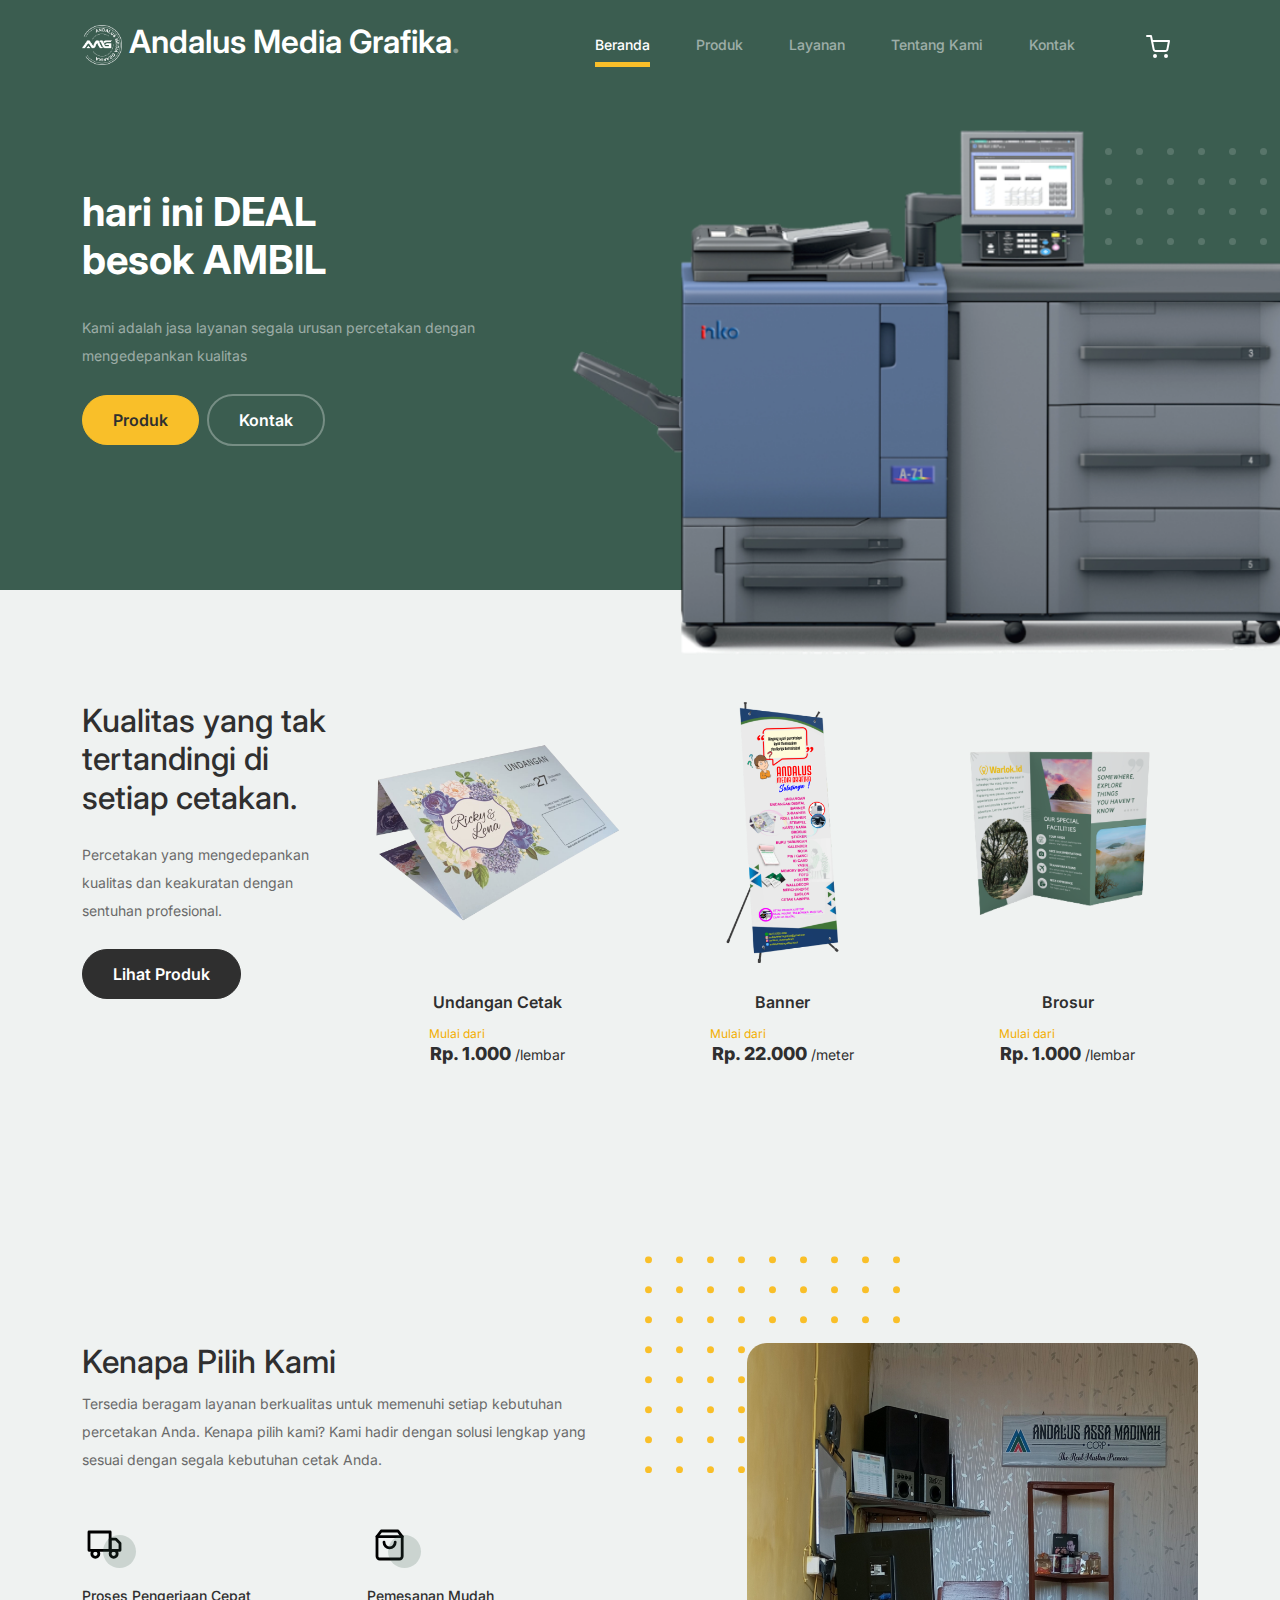
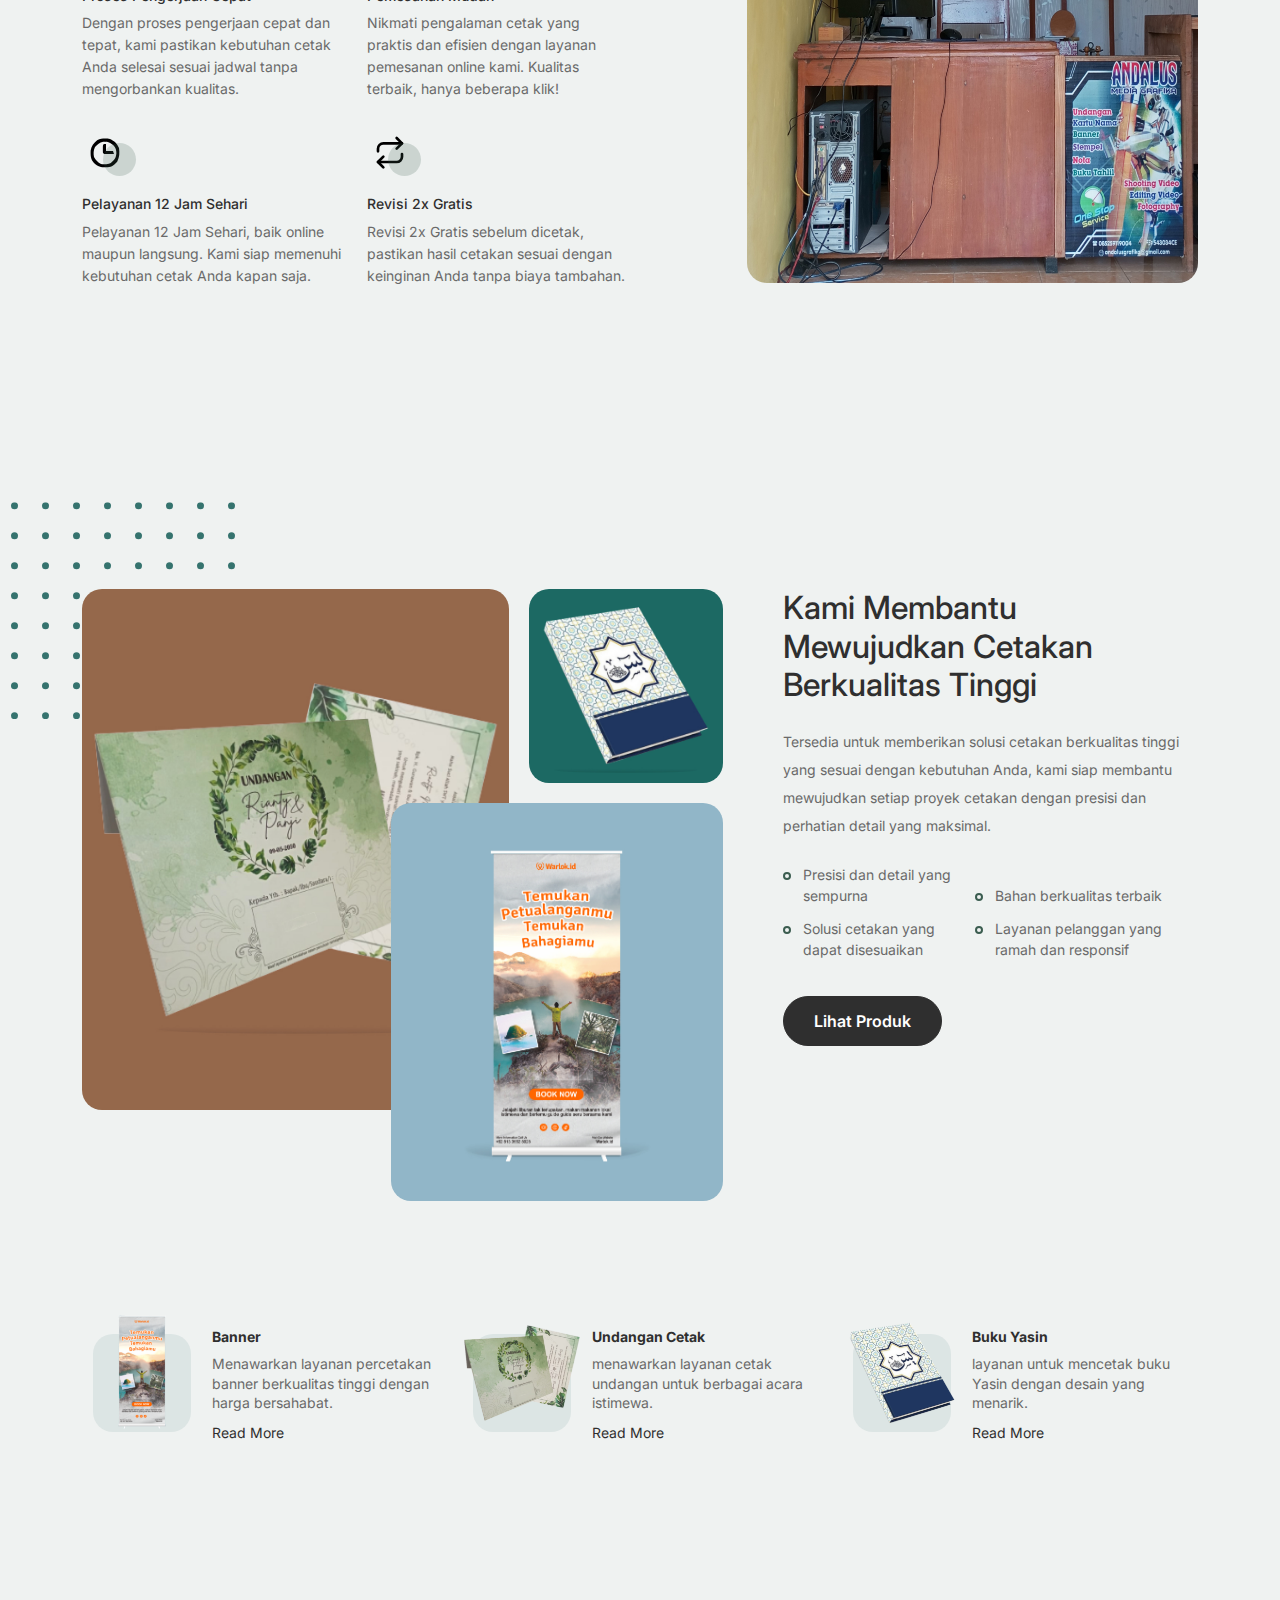
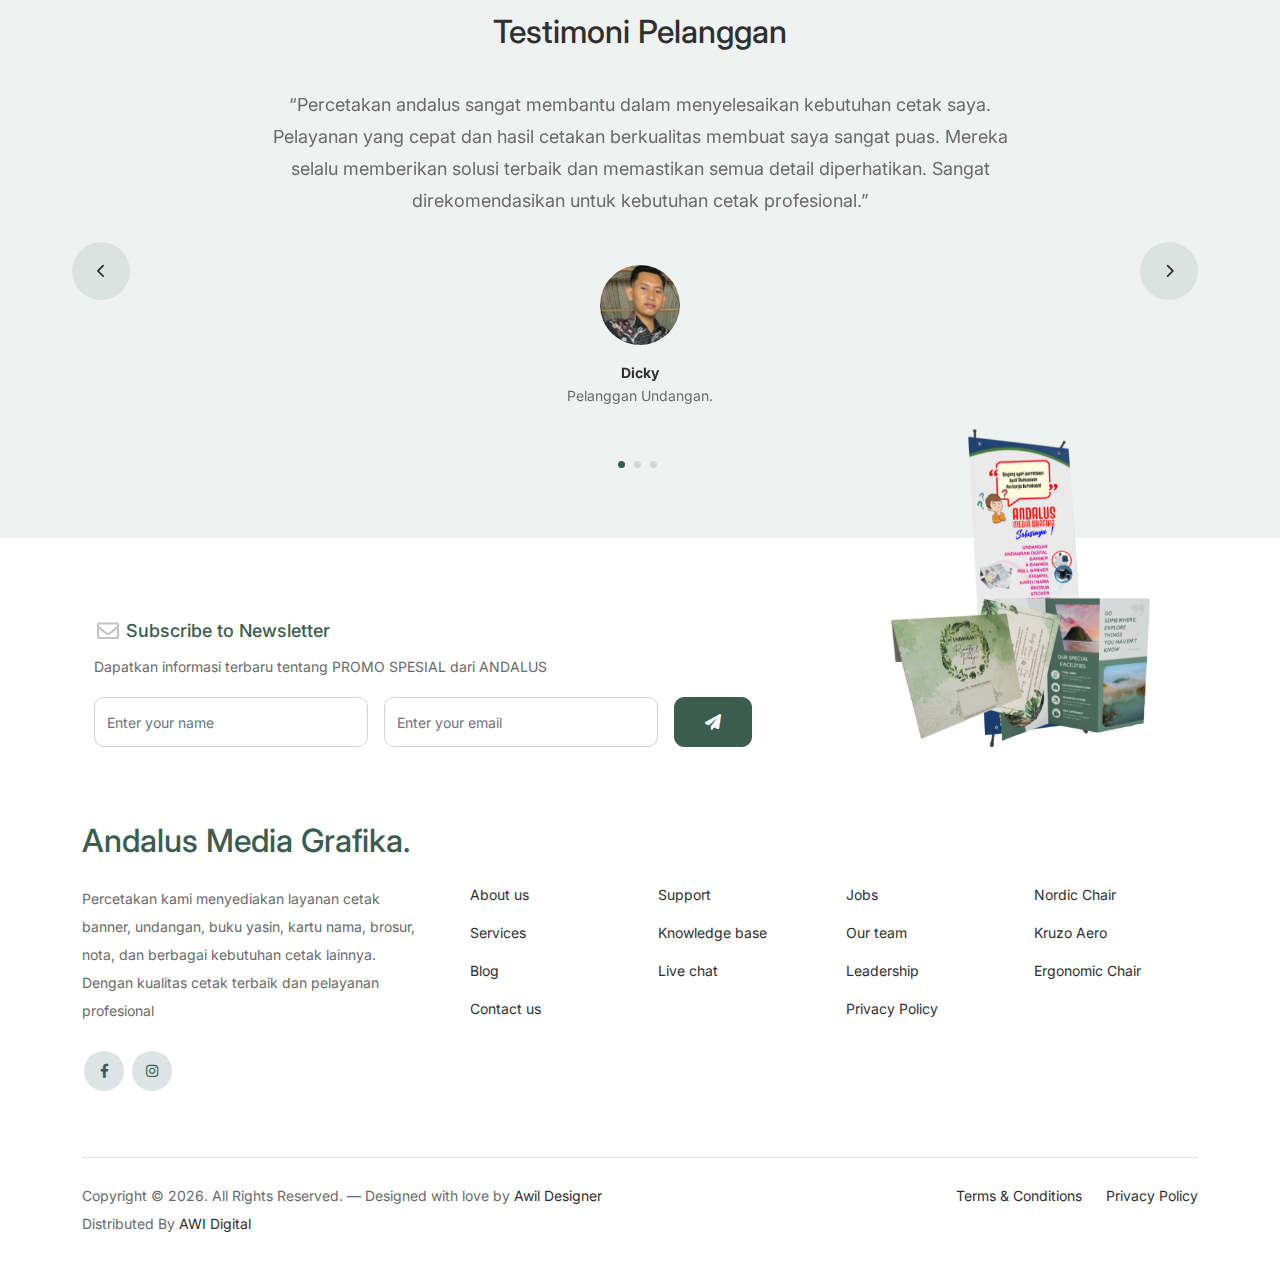
<file: index.html>
<!-- /*
* Bootstrap 5
* Template Name: Furni
* Template Author: Untree.co
* Template URI: https://untree.co/
* License: https://creativecommons.org/licenses/by/3.0/
*/ -->
<!doctype html>
<html lang="en">

<head>
	<meta charset="utf-8">
	<meta name="viewport" content="width=device-width, initial-scale=1, shrink-to-fit=no">
	<meta name="author" content="Untree.co">
	<link rel="shortcut icon" href="favicon.png">

	<meta name="description" content="" />
	<meta name="keywords" content="bootstrap, bootstrap4" />

	<!-- Bootstrap CSS -->
	<link href="css/bootstrap.min.css" rel="stylesheet">
	<link href="https://cdnjs.cloudflare.com/ajax/libs/font-awesome/6.0.0-beta3/css/all.min.css" rel="stylesheet">
	<link href="css/tiny-slider.css" rel="stylesheet">
	<link href="css/style.css" rel="stylesheet">
	<link rel="icon" href="images/favicon.ico" type="image/x-icon">
	<title>Andalus Media Grafika</title>


</head>

<body>

	<!-- Start Header/Navigation -->
	<nav class="custom-navbar navbar navbar navbar-expand-md navbar-dark bg-dark" arial-label="Furni navigation bar">

		<div class="container">
			<a class="navbar-brand" href="index.html">
				<img src="images/andaluswhite.png" alt="Furni Logo" style="height: 40px;">
				Andalus Media Grafika<span>.</span>
			</a>

			<button class="navbar-toggler" type="button" data-bs-toggle="collapse" data-bs-target="#navbarsFurni"
				aria-controls="navbarsFurni" aria-expanded="false" aria-label="Toggle navigation">
				<span class="navbar-toggler-icon"></span>
			</button>

			<div class="collapse navbar-collapse" id="navbarsFurni">
				<ul class="custom-navbar-nav navbar-nav ms-auto mb-2 mb-md-0">
					<li class="nav-item active">
						<a class="nav-link" href="index.html">Beranda</a>
					</li>
					<li><a class="nav-link" href="shop.html">Produk</a></li>
					<li><a class="nav-link" href="services.html">Layanan</a></li>
					<li><a class="nav-link" href="about.html">Tentang Kami</a></li>
					<li><a class="nav-link" href="contact.html">Kontak</a></li>
				</ul>

				<ul class="custom-navbar-cta navbar-nav mb-2 mb-md-0 ms-5">
					<li><a class="nav-link" href="cart.html"><img src="images/cart.svg"></a></li>
				</ul>
			</div>
		</div>

	</nav>
	<!-- End Header/Navigation -->

	<!-- Start Hero Section -->
	<div class="hero">
		<div class="container">
			<div class="row justify-content-between">
				<div class="col-lg-5">
					<div class="intro-excerpt">
						<h1>hari ini DEAL <span clsas="d-block"><br>besok AMBIL</h1>
						<p class="mb-4">Kami adalah jasa layanan segala urusan percetakan dengan mengedepankan kualitas
						</p>
						<p><a href="" class="btn btn-secondary me-2">Produk</a><a href="#"
								class="btn btn-white-outline">Kontak</a></p>
					</div>
				</div>
				<div class="col-lg-7">
					<div class="hero-img-wrap">
						<img src="images/print.png" class="img-fluid">
					</div>
				</div>
			</div>
		</div>
	</div>
	<!-- End Hero Section -->

	<!-- Start Product Section -->
	<div class="product-section">
		<div class="container">
			<div class="row">

				<!-- Start Column 1 -->
				<div class="col-md-12 col-lg-3 mb-5 mb-lg-0">
					<h2 class="mb-4 section-title">Kualitas yang tak tertandingi di setiap cetakan.</h2>
					<p class="mb-4">Percetakan yang mengedepankan kualitas dan keakuratan dengan sentuhan profesional.
					</p>
					<p><a href="shop.html" class="btn">Lihat Produk</a></p>
				</div>
				<!-- End Column 1 -->

				<!-- Start Column 2 -->
				<div class="col-12 col-md-4 col-lg-3 mb-5 mb-md-0">
					<a class="product-item" href="cart.html">
						<img src="images/undangan-1.png" class="img-fluid product-thumbnail">
						<h3 class="product-title">Undangan Cetak</h3>
						<p class="starting-price" style="margin-left: 62px;">Mulai dari</p> <!-- Tambahkan baris ini -->
						<strong class="product-price">Rp. 1.000</strong>
						<span>/lembar</span>

						<span class="icon-cross">
							<img src="images/menu.svg" class="img-fluid">
						</span>
					</a>
				</div>
				<!-- End Column 2 -->

				<!-- Start Column 3 -->
				<div class="col-12 col-md-4 col-lg-3 mb-5 mb-md-0">
					<a class="product-item" href="cart.html">
						<img src="images/xbanner-1.png" class="img-fluid product-thumbnail">
						<h3 class="product-title">Banner</h3>
						<p class="starting-price">Mulai dari</p> <!-- Tambahkan baris ini -->
						<strong class="product-price">Rp. 22.000</strong>
						<span>/meter</span>
						<span class="icon-cross">
							<img src="images/menu.svg" class="img-fluid">
						</span>
					</a>
				</div>

				<!-- End Column 3 -->

				<!-- Start Column 4 -->
				<div class="col-12 col-md-4 col-lg-3 mb-5 mb-md-0">
					<a class="product-item" href="cart.html">
						<img src="images/brosur-1.png" class="img-fluid product-thumbnail">
						<h3 class="product-title">Brosur</h3>
						<p class="starting-price" style="margin-left: 62px;">Mulai dari</p> <!-- Tambahkan baris ini -->
						<strong class="product-price">Rp. 1.000</strong>
						<span>/lembar</span>

						<span class="icon-cross">
							<img src="images/menu.svg" class="img-fluid">
						</span>
					</a>
				</div>
				<!-- End Column 4 -->

			</div>
		</div>
	</div>
	<!-- End Product Section -->

	<!-- Start Why Choose Us Section -->
	<div class="why-choose-section">
		<div class="container">
			<div class="row justify-content-between">
				<div class="col-lg-6">
					<h2 class="section-title">Kenapa Pilih Kami</h2>
					<p>Tersedia beragam layanan berkualitas untuk memenuhi setiap kebutuhan percetakan Anda. Kenapa
						pilih kami? Kami hadir dengan solusi lengkap yang sesuai dengan segala kebutuhan cetak Anda.</p>

					<div class="row my-5">
						<div class="col-6 col-md-6">
							<div class="feature">
								<div class="icon">
									<img src="images/truck.svg" alt="Image" class="imf-fluid">
								</div>
								<h3>Proses Pengerjaan Cepat</h3>
								<p>Dengan proses pengerjaan cepat dan tepat, kami pastikan kebutuhan cetak Anda selesai
									sesuai jadwal tanpa mengorbankan kualitas.</p>
							</div>
						</div>

						<div class="col-6 col-md-6">
							<div class="feature">
								<div class="icon">
									<img src="images/bag.svg" alt="Image" class="imf-fluid">
								</div>
								<h3>Pemesanan Mudah</h3>
								<p>Nikmati pengalaman cetak yang praktis dan efisien dengan layanan pemesanan online
									kami. Kualitas terbaik, hanya beberapa klik!</p>
							</div>
						</div>

						<div class="col-6 col-md-6">
							<div class="feature">
								<div class="icon">
									<img src="images/clock.svg" alt="Image" class="imf-fluid">
								</div>
								<h3>Pelayanan 12 Jam Sehari</h3>
								<p>Pelayanan 12 Jam Sehari, baik online maupun langsung. Kami siap memenuhi kebutuhan
									cetak Anda kapan saja.</p>
							</div>
						</div>

						<div class="col-6 col-md-6">
							<div class="feature">
								<div class="icon">
									<img src="images/return.svg" alt="Image" class="imf-fluid">
								</div>
								<h3>Revisi 2x Gratis</h3>
								<p>Revisi 2x Gratis sebelum dicetak, pastikan hasil cetakan sesuai dengan keinginan Anda
									tanpa biaya tambahan.</p>
							</div>
						</div>

					</div>
				</div>

				<div class="col-lg-5">
					<div class="img-wrap">
						<img src="images/andalus-1.jpg" alt="Image" class="img-fluid" style="height: 540px;">
					</div>
				</div>

			</div>
		</div>
	</div>
	<!-- End Why Choose Us Section -->

	<!-- Start We Help Section -->
	<div class=" we-help-section">
		<div class="container">
			<div class="row justify-content-between">
				<div class="col-lg-7 mb-5 mb-lg-0">
					<div class="imgs-grid">
						<div class="grid grid-1"><img src="images/img-grid-1.jpg" alt="Untree.co"></div>
						<div class="grid grid-2"><img src="images/img-grid-2.jpg" alt="Untree.co"></div>
						<div class="grid grid-3"><img src="images/img-grid-3.jpg" alt="Untree.co"></div>
					</div>
				</div>
				<div class="col-lg-5 ps-lg-5">
					<h2 class="section-title mb-4">Kami Membantu Mewujudkan Cetakan Berkualitas Tinggi
					</h2>
					<p>Tersedia untuk memberikan solusi cetakan berkualitas tinggi yang sesuai dengan kebutuhan Anda,
						kami siap membantu mewujudkan setiap proyek cetakan dengan presisi dan perhatian detail yang
						maksimal.</p>

					<ul class="list-unstyled custom-list my-4">
						<li>Presisi dan detail yang sempurna</li>
						<li>Bahan berkualitas terbaik</li>
						<li>Solusi cetakan yang dapat disesuaikan</li>
						<li>Layanan pelanggan yang ramah dan responsif</li>
					</ul>
					<p><a herf="#" class="btn">Lihat Produk</a></p>
				</div>
			</div>
		</div>
	</div>
	<!-- End We Help Section -->

	<!-- Start Popular Product -->
	<div class="popular-product">
		<div class="container">
			<div class="row">

				<div class="col-12 col-md-6 col-lg-4 mb-4 mb-lg-0">
					<div class="product-item-sm d-flex">
						<div class="thumbnail">
							<img src="images/product-1.png" alt="Image" class="img-fluid">
						</div>
						<div class="pt-3">
							<h3>Banner</h3>
							<p> Menawarkan layanan percetakan banner berkualitas tinggi dengan harga bersahabat.
							</p>
							<p><a href="#">Read More</a></p>
						</div>
					</div>
				</div>

				<div class="col-12 col-md-6 col-lg-4 mb-4 mb-lg-0">
					<div class="product-item-sm d-flex">
						<div class="thumbnail">
							<img src="images/product-2.png" alt="Image" class="img-fluid">
						</div>
						<div class="pt-3">
							<h3>Undangan Cetak</h3>
							<p>menawarkan layanan cetak undangan untuk berbagai acara istimewa. </p>
							<p><a href="#">Read More</a></p>
						</div>
					</div>
				</div>

				<div class="col-12 col-md-6 col-lg-4 mb-4 mb-lg-0">
					<div class="product-item-sm d-flex">
						<div class="thumbnail">
							<img src="images/product-3.png" alt="Image" class="img-fluid">
						</div>
						<div class="pt-3">
							<h3>Buku Yasin</h3>
							<p> layanan untuk mencetak buku Yasin dengan desain yang menarik. </p>
							<p><a href="#">Read More</a></p>
						</div>
					</div>
				</div>

			</div>
		</div>
	</div>
	<!-- End Popular Product -->

	<!-- Start Testimonial Slider -->
	<div class="testimonial-section">
		<div class="container">
			<div class="row">
				<div class="col-lg-7 mx-auto text-center">
					<h2 class="section-title">Testimoni Pelanggan</h2>
				</div>
			</div>

			<div class="row justify-content-center">
				<div class="col-lg-12">
					<div class="testimonial-slider-wrap text-center">

						<div id="testimonial-nav">
							<span class="prev" data-controls="prev"><span class="fa fa-chevron-left"></span></span>
							<span class="next" data-controls="next"><span class="fa fa-chevron-right"></span></span>
						</div>

						<div class="testimonial-slider">

							<div class="item">
								<div class="row justify-content-center">
									<div class="col-lg-8 mx-auto">

										<div class="testimonial-block text-center">
											<blockquote class="mb-5">
												<p>&ldquo;Percetakan andalus sangat membantu dalam menyelesaikan
													kebutuhan cetak saya. Pelayanan yang cepat dan hasil cetakan
													berkualitas membuat saya sangat puas. Mereka selalu memberikan
													solusi terbaik dan memastikan semua detail diperhatikan. Sangat
													direkomendasikan untuk kebutuhan cetak profesional.&rdquo;</p>
											</blockquote>

											<div class="author-info">
												<div class="author-pic">
													<img src="images/person-1.png" alt="Maria Jones" class="img-fluid">
												</div>
												<h3 class="font-weight-bold">Dicky</h3>
												<span class="position d-block mb-3">Pelanggan Undangan.</span>
											</div>
										</div>

									</div>
								</div>
							</div>
							<!-- END item -->

							<div class="item">
								<div class="row justify-content-center">
									<div class="col-lg-8 mx-auto">

										<div class="testimonial-block text-center">
											<blockquote class="mb-5">
												<p>&ldquo;Kami sangat terkesan dengan kualitas cetakan yang ditawarkan
													oleh percetakan ini. Hasil cetakannya sangat tajam dan jelas, serta
													waktu penyelesaian yang sangat cepat. Tim mereka sangat responsif
													dan profesional dalam menangani setiap permintaan. Pengalaman yang
													luar biasa dari awal hingga akhir.&rdquo;</p>
											</blockquote>

											<div class="author-info">
												<div class="author-pic">
													<img src="images/person-2.png" alt="Maria Jones" class="img-fluid">
												</div>
												<h3 class="font-weight-bold">Gumilang M</h3>
												<span class="position d-block mb-3">Product Designer, Warlok ID.</span>
											</div>
										</div>

									</div>
								</div>
							</div>
							<!-- END item -->

							<div class="item">
								<div class="row justify-content-center">
									<div class="col-lg-8 mx-auto">

										<div class="testimonial-block text-center">
											<blockquote class="mb-5">
												<p>&ldquo; Percetakan ini memberikan pelayanan yang luar biasa dengan
													hasil cetakan undangan yang sangat memuaskan. Mereka selalu tepat
													waktu dan sangat memperhatikan setiap detail proyek. Saya sangat
													senang dengan hasil akhirnya dan pasti akan kembali untuk kebutuhan
													cetak undangan berikutnya. Layanan yang sangat profesional dan
													efisien. &rdquo;</p>
											</blockquote>

											<div class="author-info">
												<div class="author-pic">
													<img src="images/person-3.png" alt="Maria Jones" class="img-fluid">
												</div>
												<h3 class="font-weight-bold">Pras & Shintiya</h3>
												<span class="position d-block mb-3">Pasangan Pengantin.</span>
											</div>
										</div>

									</div>
								</div>
							</div>
							<!-- END item -->

						</div>

					</div>
				</div>
			</div>
		</div>
	</div>
	<!-- End Testimonial Slider -->

	<!-- Start Footer Section -->
	<footer class="footer-section" style="padding-bottom: 40px;">
		<div class="container relative">

			<div class="sofa-img">
				<img src="images/xbanner.png" alt="Image" class="img-fluid">
			</div>

			<div class="container">
				<div class="row">
					<div class="col-lg-8">
						<div class="subscription-form">
							<h3 class="d-flex align-items-center">
								<span class="me-1">
									<img src="images/envelope-outline.svg" alt="Image" class="img-fluid">
								</span>
								<span>Subscribe to Newsletter</span>
							</h3>
							<p>Dapatkan informasi terbaru tentang PROMO SPESIAL dari ANDALUS</p>
							<form id="subscriptionForm" class="row g-3">
								<div class="col-auto">
									<input type="text" id="name" class="form-control" placeholder="Enter your name"
										required>
								</div>
								<div class="col-auto">
									<input type="email" id="email" class="form-control" placeholder="Enter your email"
										required>
								</div>
								<div class="col-auto">
									<button type="submit" class="btn btn-primary">
										<span class="fa fa-paper-plane"></span>
									</button>
								</div>
							</form>
							<div id="notification" style="display:none; position: absolute; color: #333333;">Terima
								kasih sudah
								subscribe.</div>
						</div>
					</div>
				</div>
			</div>

			<div class="row g-5 mb-5">
				<div class="col-lg-4">
					<div class="mb-4 footer-logo-wrap"><a href="#" class="footer-logo">Andalus Media
							Grafika<span>.</span></a>
					</div>
					<p class="mb-4">Percetakan kami menyediakan layanan cetak banner, undangan, buku yasin, kartu nama,
						brosur, nota, dan berbagai kebutuhan cetak lainnya. Dengan kualitas cetak terbaik dan pelayanan
						profesional</p>

					<ul class="list-unstyled custom-social">
						<li><a href="https://www.facebook.com/profile.php?id=100006664426623" target="_blank"><span
									class=" fa fa-brands fa-facebook-f"></span></a></li>
						<li><a href="https://www.instagram.com/andalus_assamadinah/" target="_blank"><span
									class="fa fa-brands fa-instagram"></span></a></li>
					</ul>
				</div>

				<div class="col-lg-8">
					<div class="row links-wrap">
						<div class="col-6 col-sm-6 col-md-3">
							<ul class="list-unstyled">
								<li><a href="#">About us</a></li>
								<li><a href="#">Services</a></li>
								<li><a href="#">Blog</a></li>
								<li><a href="#">Contact us</a></li>
							</ul>
						</div>

						<div class="col-6 col-sm-6 col-md-3">
							<ul class="list-unstyled">
								<li><a href="#">Support</a></li>
								<li><a href="#">Knowledge base</a></li>
								<li><a href="#">Live chat</a></li>
							</ul>
						</div>

						<div class="col-6 col-sm-6 col-md-3">
							<ul class="list-unstyled">
								<li><a href="#">Jobs</a></li>
								<li><a href="#">Our team</a></li>
								<li><a href="#">Leadership</a></li>
								<li><a href="#">Privacy Policy</a></li>
							</ul>
						</div>

						<div class="col-6 col-sm-6 col-md-3">
							<ul class="list-unstyled">
								<li><a href="#">Nordic Chair</a></li>
								<li><a href="#">Kruzo Aero</a></li>
								<li><a href="#">Ergonomic Chair</a></li>
							</ul>
						</div>
					</div>
				</div>

			</div>

			<div class="border-top copyright">
				<div class="row pt-4">
					<div class="col-lg-6">
						<p class="mb-2 text-center text-lg-start">Copyright &copy;
							<script>document.write(new Date().getFullYear());</script>. All Rights
							Reserved. &mdash;
							Designed with love by <a href="https://ahmdwildanjhr.github.io/portfolio/"
								target="_blank">Awil
								Designer</a>
							Distributed
							By <a href="https://themewagon.com" target="_blank">AWI Digital</a>
							<!-- License information: https://untree.co/license/ -->
						</p>
					</div>

					<div class="col-lg-6 text-center text-lg-end">
						<ul class="list-unstyled d-inline-flex ms-auto">
							<li class="me-4"><a href="#">Terms &amp; Conditions</a></li>
							<li><a href="#">Privacy Policy</a></li>
						</ul>
					</div>

				</div>
			</div>

		</div>
	</footer>
	<!-- End Footer Section -->


	<script src="js/bootstrap.bundle.min.js"></script>
	<script src="js/tiny-slider.js"></script>
	<script src="js/custom.js"></script>
	<script src="js/form-handler.js"></script>
</body>

</html>
</file>
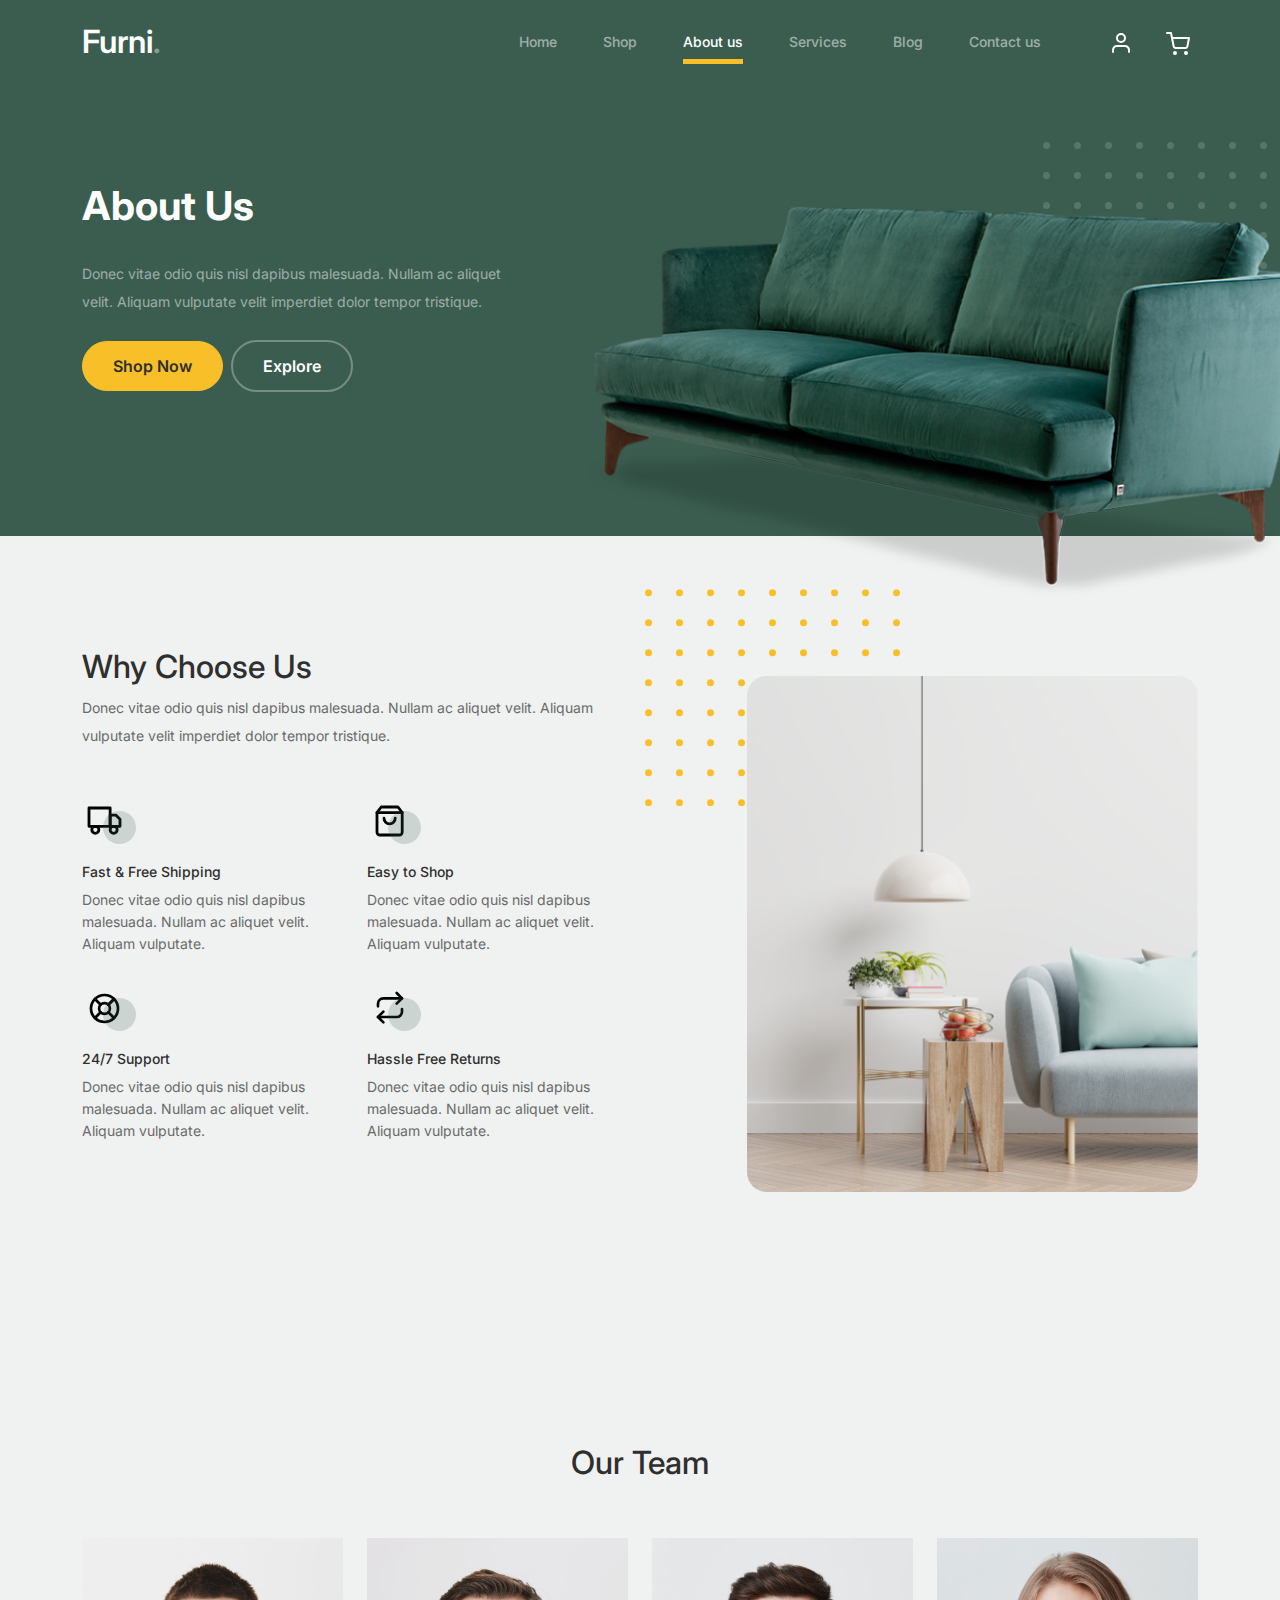
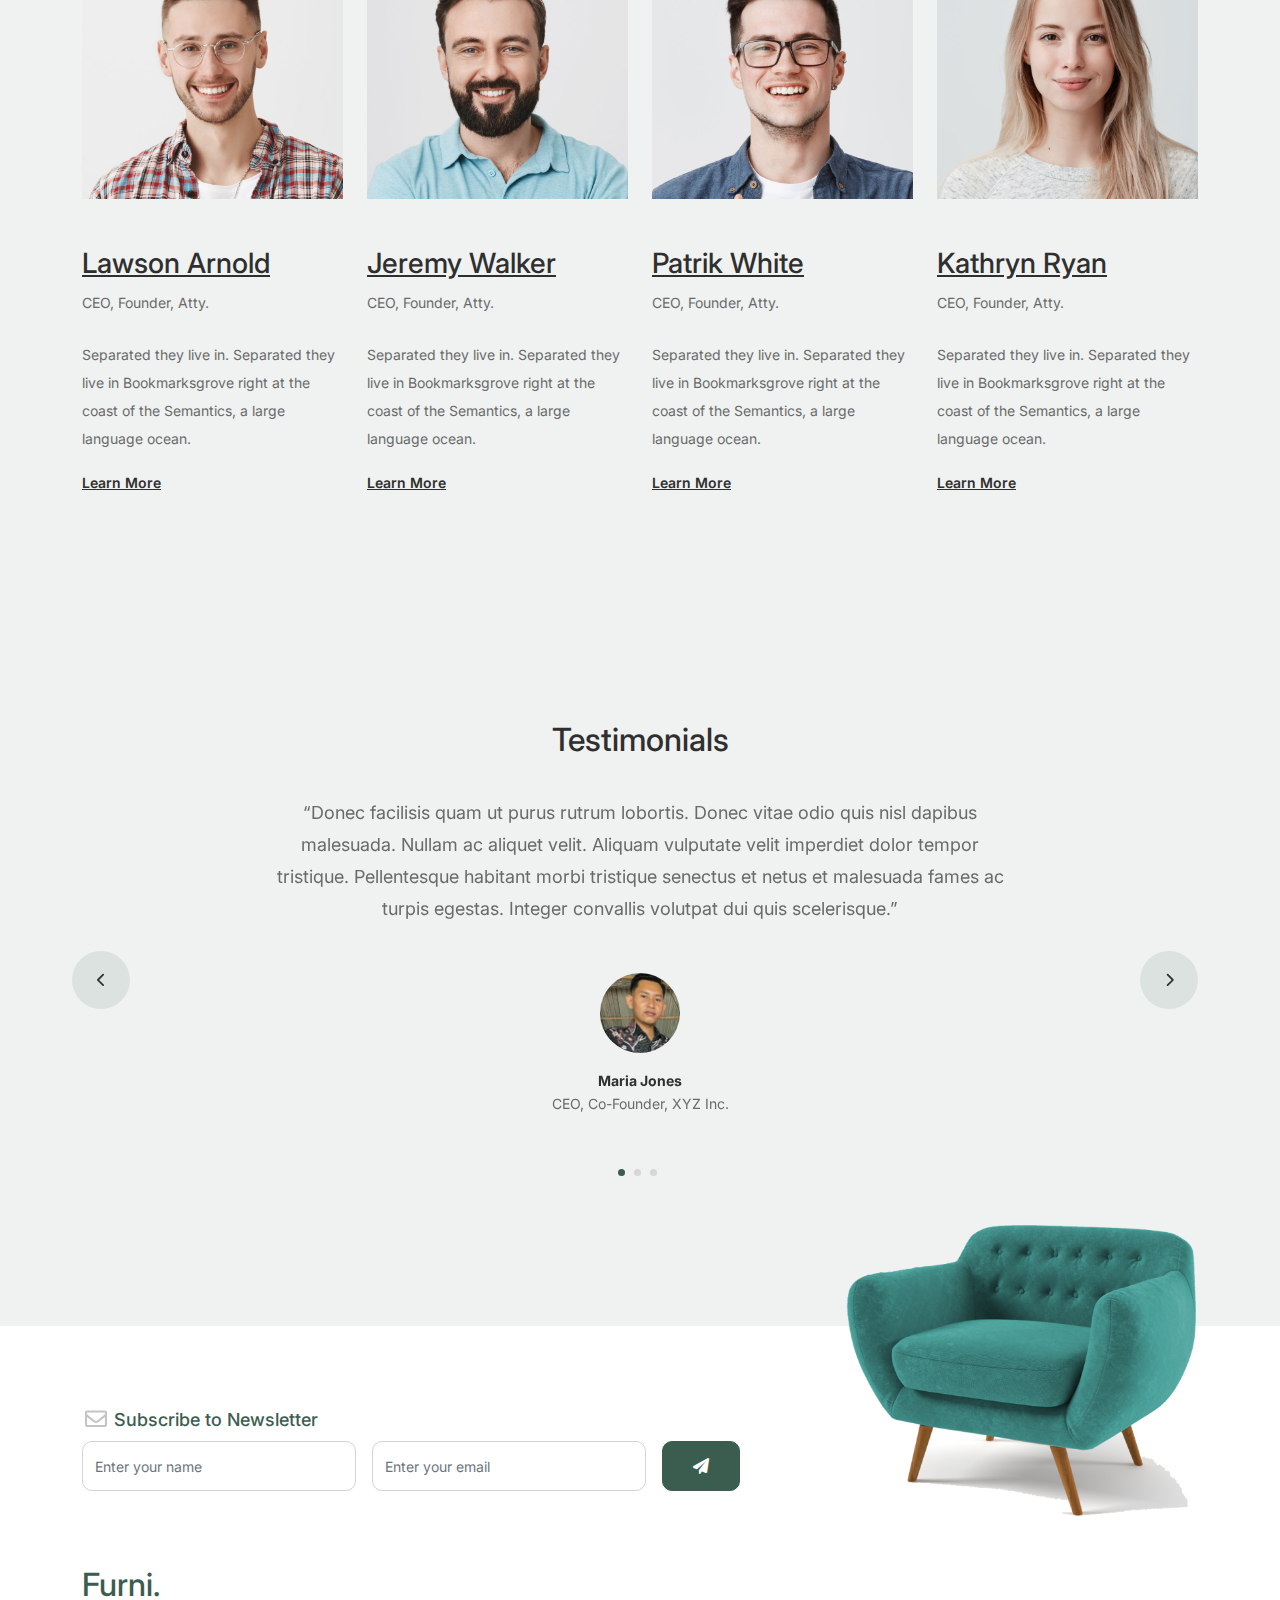
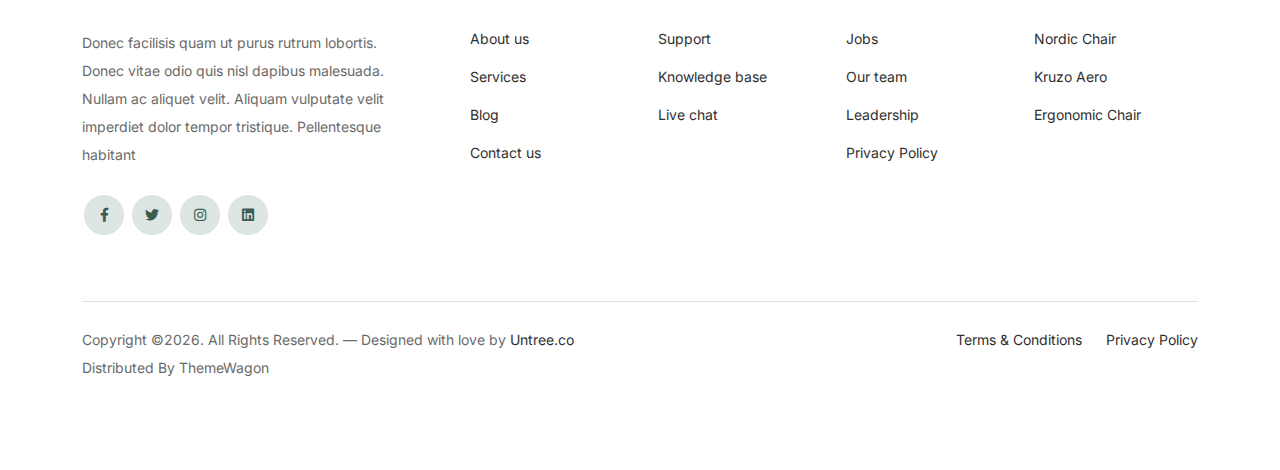
<file: about.html>
<!-- /*
* Bootstrap 5
* Template Name: Furni
* Template Author: Untree.co
* Template URI: https://untree.co/
* License: https://creativecommons.org/licenses/by/3.0/
*/ -->
<!doctype html>
<html lang="en">
<head>
  <meta charset="utf-8">
  <meta name="viewport" content="width=device-width, initial-scale=1, shrink-to-fit=no">
  <meta name="author" content="Untree.co">
  <link rel="shortcut icon" href="favicon.png">

  <meta name="description" content="" />
  <meta name="keywords" content="bootstrap, bootstrap4" />

		<!-- Bootstrap CSS -->
		<link href="css/bootstrap.min.css" rel="stylesheet">
		<link href="https://cdnjs.cloudflare.com/ajax/libs/font-awesome/6.0.0-beta3/css/all.min.css" rel="stylesheet">
		<link href="css/tiny-slider.css" rel="stylesheet">
		<link href="css/style.css" rel="stylesheet">
		<title>Furni Free Bootstrap 5 Template for Furniture and Interior Design Websites by Untree.co </title>
	</head>

	<body>

		<!-- Start Header/Navigation -->
		<nav class="custom-navbar navbar navbar navbar-expand-md navbar-dark bg-dark" arial-label="Furni navigation bar">

			<div class="container">
				<a class="navbar-brand" href="index.html">Furni<span>.</span></a>

				<button class="navbar-toggler" type="button" data-bs-toggle="collapse" data-bs-target="#navbarsFurni" aria-controls="navbarsFurni" aria-expanded="false" aria-label="Toggle navigation">
					<span class="navbar-toggler-icon"></span>
				</button>

				<div class="collapse navbar-collapse" id="navbarsFurni">
					<ul class="custom-navbar-nav navbar-nav ms-auto mb-2 mb-md-0">
						<li class="nav-item ">
							<a class="nav-link" href="index.html">Home</a>
						</li>
						<li><a class="nav-link" href="shop.html">Shop</a></li>
						<li class="active"><a class="nav-link" href="about.html">About us</a></li>
						<li><a class="nav-link" href="services.html">Services</a></li>
						<li><a class="nav-link" href="blog.html">Blog</a></li>
						<li><a class="nav-link" href="contact.html">Contact us</a></li>
					</ul>

					<ul class="custom-navbar-cta navbar-nav mb-2 mb-md-0 ms-5">
						<li><a class="nav-link" href="#"><img src="images/user.svg"></a></li>
						<li><a class="nav-link" href="cart.html"><img src="images/cart.svg"></a></li>
					</ul>
				</div>
			</div>
				
		</nav>
		<!-- End Header/Navigation -->

		<!-- Start Hero Section -->
			<div class="hero">
				<div class="container">
					<div class="row justify-content-between">
						<div class="col-lg-5">
							<div class="intro-excerpt">
								<h1>About Us</h1>
								<p class="mb-4">Donec vitae odio quis nisl dapibus malesuada. Nullam ac aliquet velit. Aliquam vulputate velit imperdiet dolor tempor tristique.</p>
								<p><a href="" class="btn btn-secondary me-2">Shop Now</a><a href="#" class="btn btn-white-outline">Explore</a></p>
							</div>
						</div>
						<div class="col-lg-7">
							<div class="hero-img-wrap">
								<img src="images/couch.png" class="img-fluid">
							</div>
						</div>
					</div>
				</div>
			</div>
		<!-- End Hero Section -->

		

		<!-- Start Why Choose Us Section -->
		<div class="why-choose-section">
			<div class="container">
				<div class="row justify-content-between align-items-center">
					<div class="col-lg-6">
						<h2 class="section-title">Why Choose Us</h2>
						<p>Donec vitae odio quis nisl dapibus malesuada. Nullam ac aliquet velit. Aliquam vulputate velit imperdiet dolor tempor tristique.</p>

						<div class="row my-5">
							<div class="col-6 col-md-6">
								<div class="feature">
									<div class="icon">
										<img src="images/truck.svg" alt="Image" class="imf-fluid">
									</div>
									<h3>Fast &amp; Free Shipping</h3>
									<p>Donec vitae odio quis nisl dapibus malesuada. Nullam ac aliquet velit. Aliquam vulputate.</p>
								</div>
							</div>

							<div class="col-6 col-md-6">
								<div class="feature">
									<div class="icon">
										<img src="images/bag.svg" alt="Image" class="imf-fluid">
									</div>
									<h3>Easy to Shop</h3>
									<p>Donec vitae odio quis nisl dapibus malesuada. Nullam ac aliquet velit. Aliquam vulputate.</p>
								</div>
							</div>

							<div class="col-6 col-md-6">
								<div class="feature">
									<div class="icon">
										<img src="images/support.svg" alt="Image" class="imf-fluid">
									</div>
									<h3>24/7 Support</h3>
									<p>Donec vitae odio quis nisl dapibus malesuada. Nullam ac aliquet velit. Aliquam vulputate.</p>
								</div>
							</div>

							<div class="col-6 col-md-6">
								<div class="feature">
									<div class="icon">
										<img src="images/return.svg" alt="Image" class="imf-fluid">
									</div>
									<h3>Hassle Free Returns</h3>
									<p>Donec vitae odio quis nisl dapibus malesuada. Nullam ac aliquet velit. Aliquam vulputate.</p>
								</div>
							</div>

						</div>
					</div>

					<div class="col-lg-5">
						<div class="img-wrap">
							<img src="images/why-choose-us-img.jpg" alt="Image" class="img-fluid">
						</div>
					</div>

				</div>
			</div>
		</div>
		<!-- End Why Choose Us Section -->

		<!-- Start Team Section -->
		<div class="untree_co-section">
			<div class="container">

				<div class="row mb-5">
					<div class="col-lg-5 mx-auto text-center">
						<h2 class="section-title">Our Team</h2>
					</div>
				</div>

				<div class="row">

					<!-- Start Column 1 -->
					<div class="col-12 col-md-6 col-lg-3 mb-5 mb-md-0">
						<img src="images/person_1.jpg" class="img-fluid mb-5">
						<h3 clas><a href="#"><span class="">Lawson</span> Arnold</a></h3>
            <span class="d-block position mb-4">CEO, Founder, Atty.</span>
            <p>Separated they live in.
            Separated they live in Bookmarksgrove right at the coast of the Semantics, a large language ocean.</p>
            <p class="mb-0"><a href="#" class="more dark">Learn More <span class="icon-arrow_forward"></span></a></p>
					</div> 
					<!-- End Column 1 -->

					<!-- Start Column 2 -->
					<div class="col-12 col-md-6 col-lg-3 mb-5 mb-md-0">
						<img src="images/person_2.jpg" class="img-fluid mb-5">

						<h3 clas><a href="#"><span class="">Jeremy</span> Walker</a></h3>
            <span class="d-block position mb-4">CEO, Founder, Atty.</span>
            <p>Separated they live in.
            Separated they live in Bookmarksgrove right at the coast of the Semantics, a large language ocean.</p>
            <p class="mb-0"><a href="#" class="more dark">Learn More <span class="icon-arrow_forward"></span></a></p>

					</div> 
					<!-- End Column 2 -->

					<!-- Start Column 3 -->
					<div class="col-12 col-md-6 col-lg-3 mb-5 mb-md-0">
						<img src="images/person_3.jpg" class="img-fluid mb-5">
						<h3 clas><a href="#"><span class="">Patrik</span> White</a></h3>
            <span class="d-block position mb-4">CEO, Founder, Atty.</span>
            <p>Separated they live in.
            Separated they live in Bookmarksgrove right at the coast of the Semantics, a large language ocean.</p>
            <p class="mb-0"><a href="#" class="more dark">Learn More <span class="icon-arrow_forward"></span></a></p>
					</div> 
					<!-- End Column 3 -->

					<!-- Start Column 4 -->
					<div class="col-12 col-md-6 col-lg-3 mb-5 mb-md-0">
						<img src="images/person_4.jpg" class="img-fluid mb-5">

						<h3 clas><a href="#"><span class="">Kathryn</span> Ryan</a></h3>
            <span class="d-block position mb-4">CEO, Founder, Atty.</span>
            <p>Separated they live in.
            Separated they live in Bookmarksgrove right at the coast of the Semantics, a large language ocean.</p>
            <p class="mb-0"><a href="#" class="more dark">Learn More <span class="icon-arrow_forward"></span></a></p>

          
					</div> 
					<!-- End Column 4 -->

					

				</div>
			</div>
		</div>
		<!-- End Team Section -->

		

		<!-- Start Testimonial Slider -->
		<div class="testimonial-section before-footer-section">
			<div class="container">
				<div class="row">
					<div class="col-lg-7 mx-auto text-center">
						<h2 class="section-title">Testimonials</h2>
					</div>
				</div>

				<div class="row justify-content-center">
					<div class="col-lg-12">
						<div class="testimonial-slider-wrap text-center">

							<div id="testimonial-nav">
								<span class="prev" data-controls="prev"><span class="fa fa-chevron-left"></span></span>
								<span class="next" data-controls="next"><span class="fa fa-chevron-right"></span></span>
							</div>

							<div class="testimonial-slider">
								
								<div class="item">
									<div class="row justify-content-center">
										<div class="col-lg-8 mx-auto">

											<div class="testimonial-block text-center">
												<blockquote class="mb-5">
													<p>&ldquo;Donec facilisis quam ut purus rutrum lobortis. Donec vitae odio quis nisl dapibus malesuada. Nullam ac aliquet velit. Aliquam vulputate velit imperdiet dolor tempor tristique. Pellentesque habitant morbi tristique senectus et netus et malesuada fames ac turpis egestas. Integer convallis volutpat dui quis scelerisque.&rdquo;</p>
												</blockquote>

												<div class="author-info">
													<div class="author-pic">
														<img src="images/person-1.png" alt="Maria Jones" class="img-fluid">
													</div>
													<h3 class="font-weight-bold">Maria Jones</h3>
													<span class="position d-block mb-3">CEO, Co-Founder, XYZ Inc.</span>
												</div>
											</div>

										</div>
									</div>
								</div> 
								<!-- END item -->

								<div class="item">
									<div class="row justify-content-center">
										<div class="col-lg-8 mx-auto">

											<div class="testimonial-block text-center">
												<blockquote class="mb-5">
													<p>&ldquo;Donec facilisis quam ut purus rutrum lobortis. Donec vitae odio quis nisl dapibus malesuada. Nullam ac aliquet velit. Aliquam vulputate velit imperdiet dolor tempor tristique. Pellentesque habitant morbi tristique senectus et netus et malesuada fames ac turpis egestas. Integer convallis volutpat dui quis scelerisque.&rdquo;</p>
												</blockquote>

												<div class="author-info">
													<div class="author-pic">
														<img src="images/person-1.png" alt="Maria Jones" class="img-fluid">
													</div>
													<h3 class="font-weight-bold">Maria Jones</h3>
													<span class="position d-block mb-3">CEO, Co-Founder, XYZ Inc.</span>
												</div>
											</div>

										</div>
									</div>
								</div> 
								<!-- END item -->

								<div class="item">
									<div class="row justify-content-center">
										<div class="col-lg-8 mx-auto">

											<div class="testimonial-block text-center">
												<blockquote class="mb-5">
													<p>&ldquo;Donec facilisis quam ut purus rutrum lobortis. Donec vitae odio quis nisl dapibus malesuada. Nullam ac aliquet velit. Aliquam vulputate velit imperdiet dolor tempor tristique. Pellentesque habitant morbi tristique senectus et netus et malesuada fames ac turpis egestas. Integer convallis volutpat dui quis scelerisque.&rdquo;</p>
												</blockquote>

												<div class="author-info">
													<div class="author-pic">
														<img src="images/person-1.png" alt="Maria Jones" class="img-fluid">
													</div>
													<h3 class="font-weight-bold">Maria Jones</h3>
													<span class="position d-block mb-3">CEO, Co-Founder, XYZ Inc.</span>
												</div>
											</div>

										</div>
									</div>
								</div> 
								<!-- END item -->

							</div>

						</div>
					</div>
				</div>
			</div>
		</div>
		<!-- End Testimonial Slider -->

		

		<!-- Start Footer Section -->
		<footer class="footer-section">
			<div class="container relative">

				<div class="sofa-img">
					<img src="images/sofa.png" alt="Image" class="img-fluid">
				</div>

				<div class="row">
					<div class="col-lg-8">
						<div class="subscription-form">
							<h3 class="d-flex align-items-center"><span class="me-1"><img src="images/envelope-outline.svg" alt="Image" class="img-fluid"></span><span>Subscribe to Newsletter</span></h3>

							<form action="#" class="row g-3">
								<div class="col-auto">
									<input type="text" class="form-control" placeholder="Enter your name">
								</div>
								<div class="col-auto">
									<input type="email" class="form-control" placeholder="Enter your email">
								</div>
								<div class="col-auto">
									<button class="btn btn-primary">
										<span class="fa fa-paper-plane"></span>
									</button>
								</div>
							</form>

						</div>
					</div>
				</div>

				<div class="row g-5 mb-5">
					<div class="col-lg-4">
						<div class="mb-4 footer-logo-wrap"><a href="#" class="footer-logo">Furni<span>.</span></a></div>
						<p class="mb-4">Donec facilisis quam ut purus rutrum lobortis. Donec vitae odio quis nisl dapibus malesuada. Nullam ac aliquet velit. Aliquam vulputate velit imperdiet dolor tempor tristique. Pellentesque habitant</p>

						<ul class="list-unstyled custom-social">
							<li><a href="#"><span class="fa fa-brands fa-facebook-f"></span></a></li>
							<li><a href="#"><span class="fa fa-brands fa-twitter"></span></a></li>
							<li><a href="#"><span class="fa fa-brands fa-instagram"></span></a></li>
							<li><a href="#"><span class="fa fa-brands fa-linkedin"></span></a></li>
						</ul>
					</div>

					<div class="col-lg-8">
						<div class="row links-wrap">
							<div class="col-6 col-sm-6 col-md-3">
								<ul class="list-unstyled">
									<li><a href="#">About us</a></li>
									<li><a href="#">Services</a></li>
									<li><a href="#">Blog</a></li>
									<li><a href="#">Contact us</a></li>
								</ul>
							</div>

							<div class="col-6 col-sm-6 col-md-3">
								<ul class="list-unstyled">
									<li><a href="#">Support</a></li>
									<li><a href="#">Knowledge base</a></li>
									<li><a href="#">Live chat</a></li>
								</ul>
							</div>

							<div class="col-6 col-sm-6 col-md-3">
								<ul class="list-unstyled">
									<li><a href="#">Jobs</a></li>
									<li><a href="#">Our team</a></li>
									<li><a href="#">Leadership</a></li>
									<li><a href="#">Privacy Policy</a></li>
								</ul>
							</div>

							<div class="col-6 col-sm-6 col-md-3">
								<ul class="list-unstyled">
									<li><a href="#">Nordic Chair</a></li>
									<li><a href="#">Kruzo Aero</a></li>
									<li><a href="#">Ergonomic Chair</a></li>
								</ul>
							</div>
						</div>
					</div>

				</div>

				<div class="border-top copyright">
					<div class="row pt-4">
						<div class="col-lg-6">
							<p class="mb-2 text-center text-lg-start">Copyright &copy;<script>document.write(new Date().getFullYear());</script>. All Rights Reserved. &mdash; Designed with love by <a href="https://untree.co">Untree.co</a> Distributed By <a hreff="https://themewagon.com">ThemeWagon</a>  <!-- License information: https://untree.co/license/ -->
            </p>
						</div>

						<div class="col-lg-6 text-center text-lg-end">
							<ul class="list-unstyled d-inline-flex ms-auto">
								<li class="me-4"><a href="#">Terms &amp; Conditions</a></li>
								<li><a href="#">Privacy Policy</a></li>
							</ul>
						</div>

					</div>
				</div>

			</div>
		</footer>
		<!-- End Footer Section -->	


		<script src="js/bootstrap.bundle.min.js"></script>
		<script src="js/tiny-slider.js"></script>
		<script src="js/custom.js"></script>
	</body>

</html>
</file>
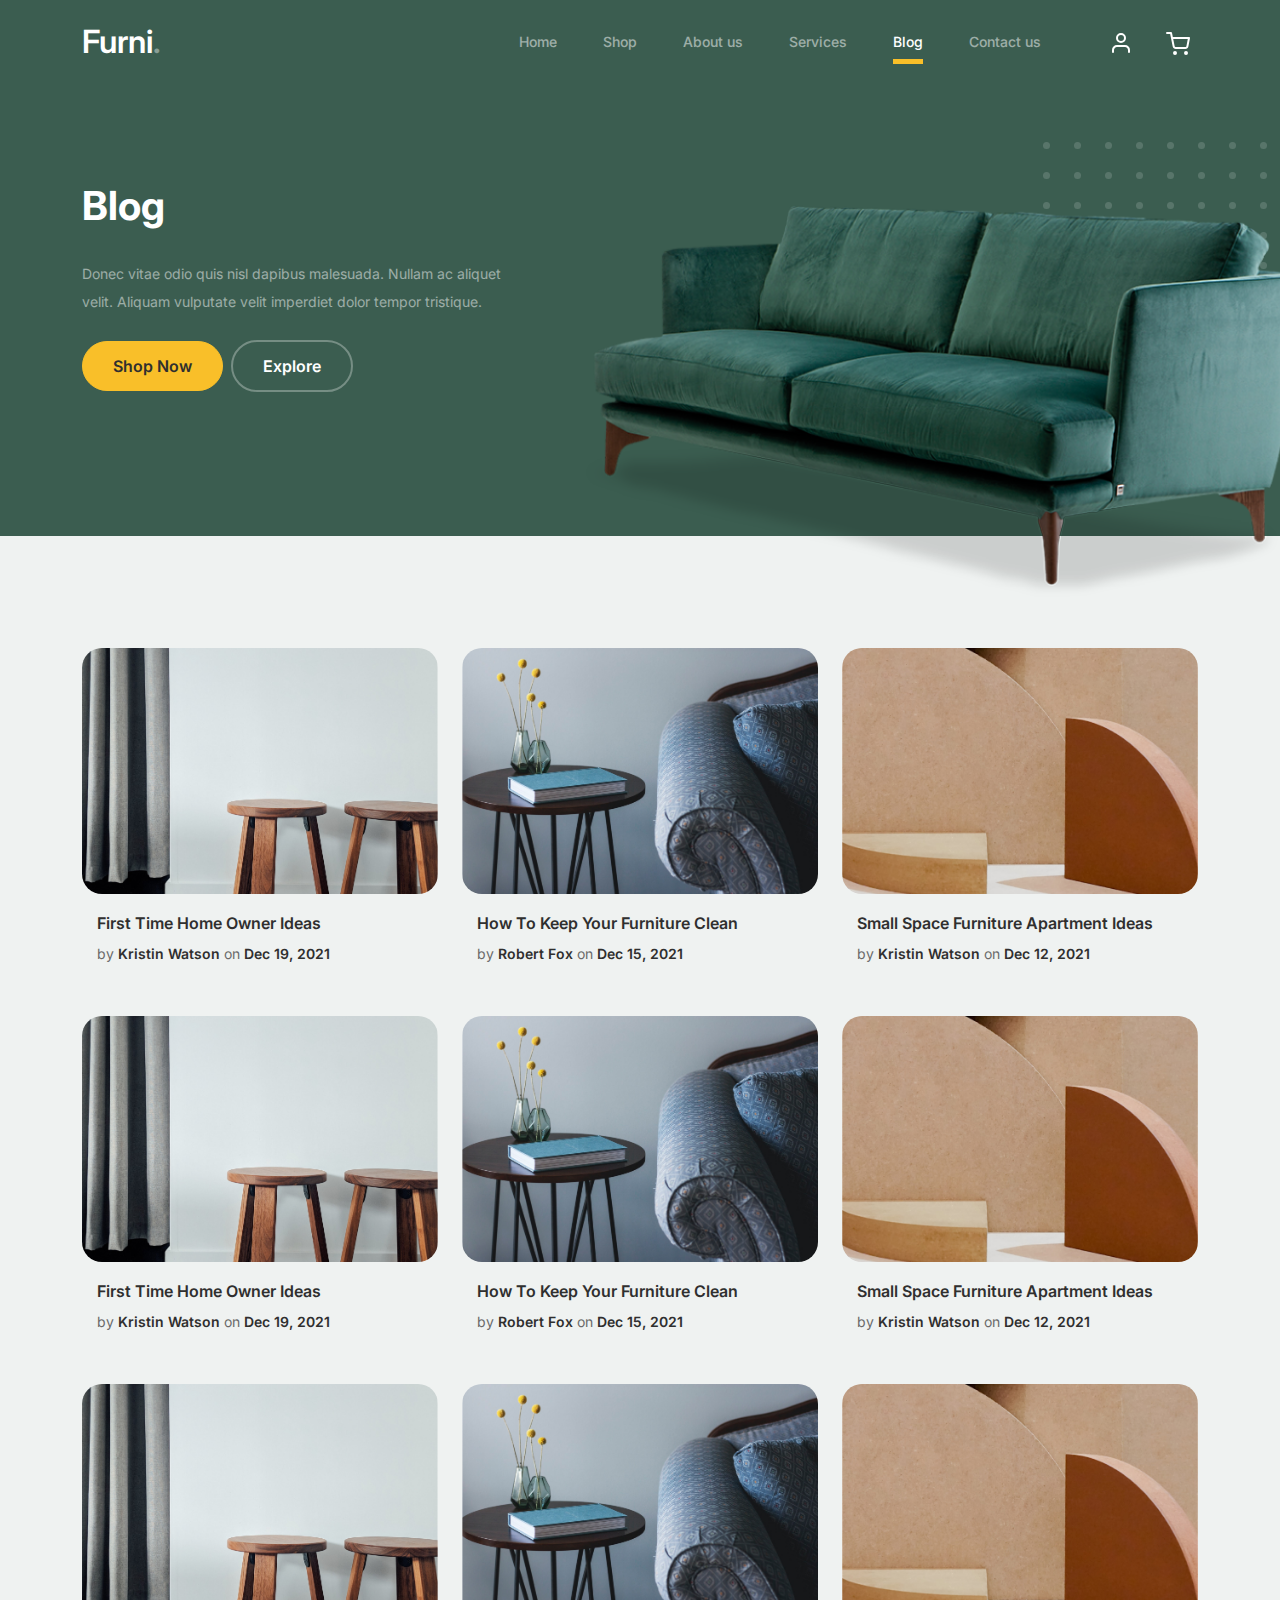
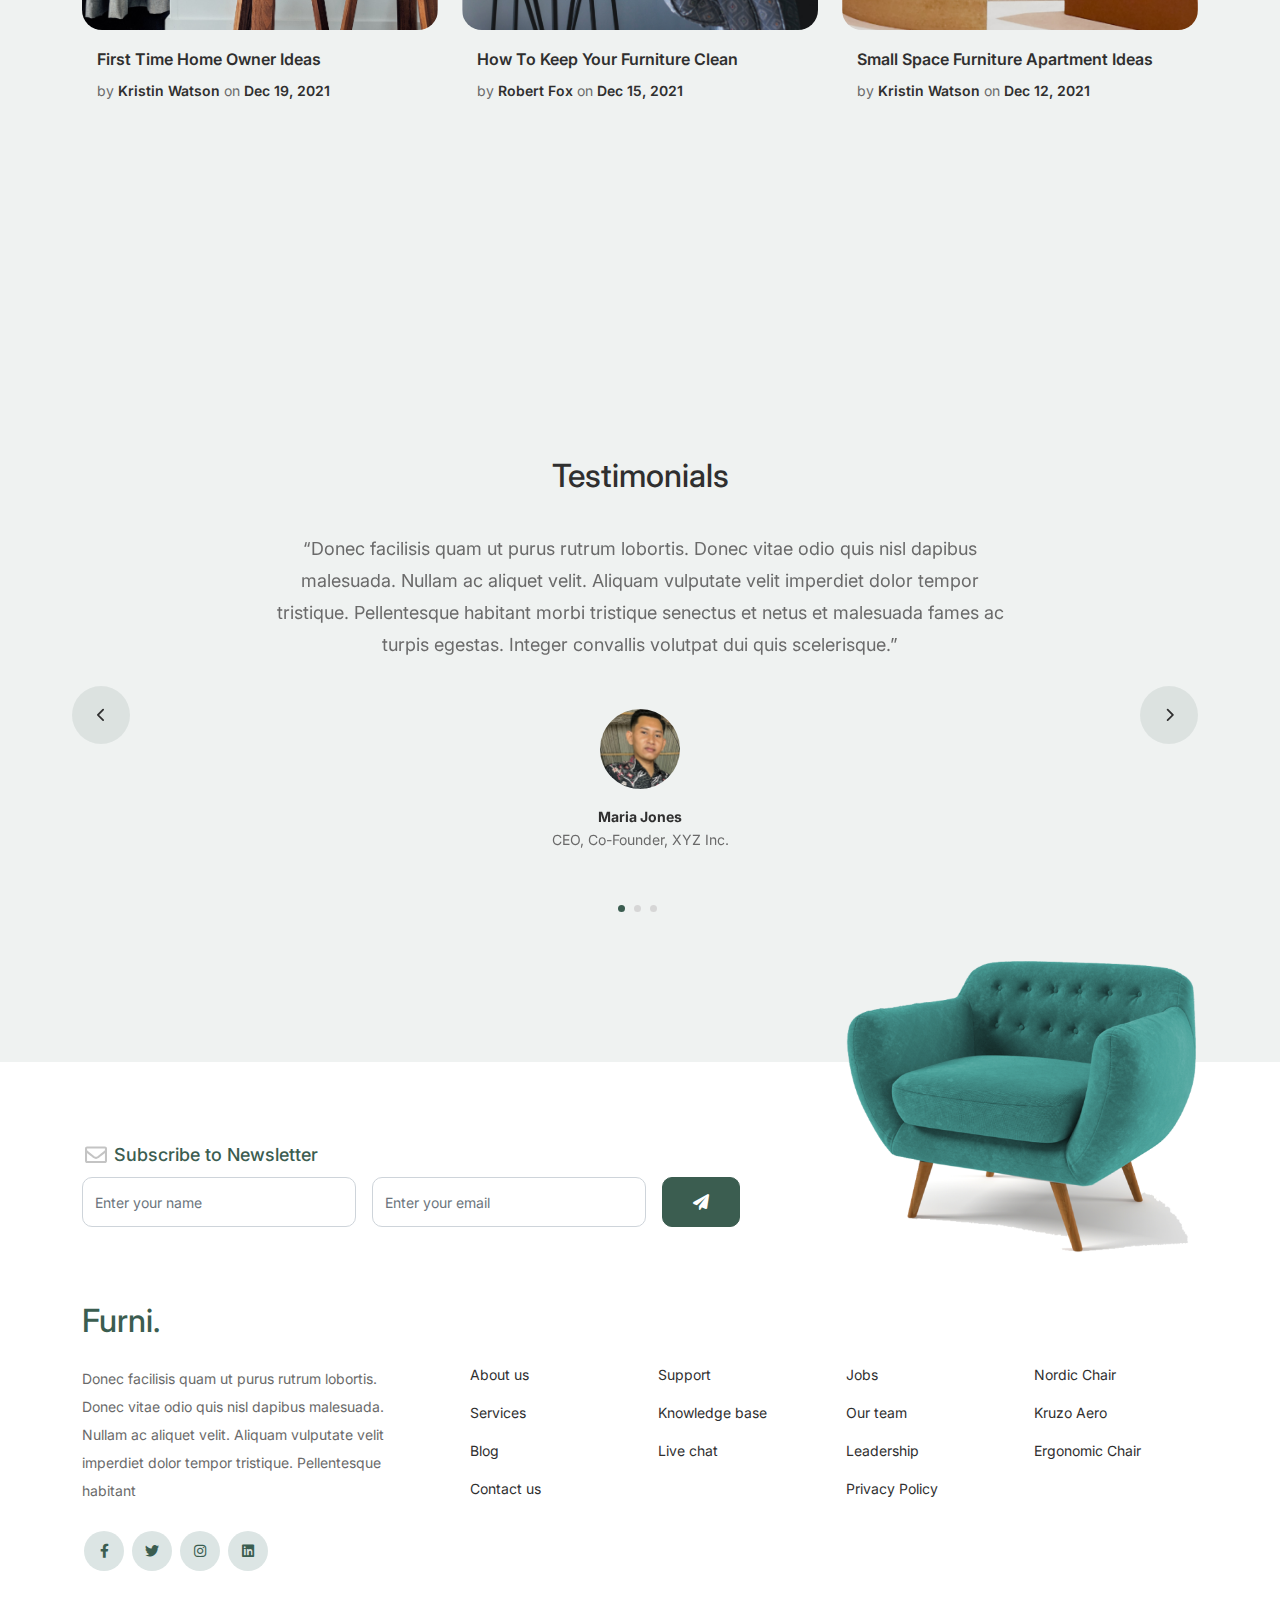
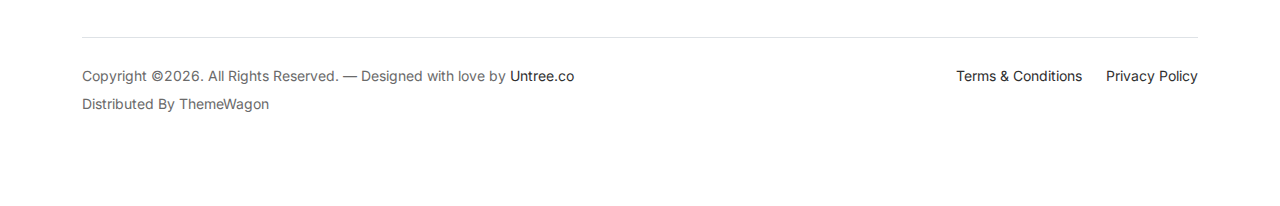
<file: blog.html>
<!-- /*
* Bootstrap 5
* Template Name: Furni
* Template Author: Untree.co
* Template URI: https://untree.co/
* License: https://creativecommons.org/licenses/by/3.0/
*/ -->
<!doctype html>
<html lang="en">
<head>
  <meta charset="utf-8">
  <meta name="viewport" content="width=device-width, initial-scale=1, shrink-to-fit=no">
  <meta name="author" content="Untree.co">
  <link rel="shortcut icon" href="favicon.png">

  <meta name="description" content="" />
  <meta name="keywords" content="bootstrap, bootstrap4" />

		<!-- Bootstrap CSS -->
		<link href="css/bootstrap.min.css" rel="stylesheet">
		<link href="https://cdnjs.cloudflare.com/ajax/libs/font-awesome/6.0.0-beta3/css/all.min.css" rel="stylesheet">
		<link href="css/tiny-slider.css" rel="stylesheet">
		<link href="css/style.css" rel="stylesheet">
		<title>Furni Free Bootstrap 5 Template for Furniture and Interior Design Websites by Untree.co </title>
	</head>

	<body>

		<!-- Start Header/Navigation -->
		<nav class="custom-navbar navbar navbar navbar-expand-md navbar-dark bg-dark" arial-label="Furni navigation bar">

			<div class="container">
				<a class="navbar-brand" href="index.html">Furni<span>.</span></a>

				<button class="navbar-toggler" type="button" data-bs-toggle="collapse" data-bs-target="#navbarsFurni" aria-controls="navbarsFurni" aria-expanded="false" aria-label="Toggle navigation">
					<span class="navbar-toggler-icon"></span>
				</button>

				<div class="collapse navbar-collapse" id="navbarsFurni">
					<ul class="custom-navbar-nav navbar-nav ms-auto mb-2 mb-md-0">
						<li class="nav-item">
							<a class="nav-link" href="index.html">Home</a>
						</li>
						<li><a class="nav-link" href="shop.html">Shop</a></li>
						<li><a class="nav-link" href="about.html">About us</a></li>
						<li><a class="nav-link" href="services.html">Services</a></li>
						<li class="active"><a class="nav-link" href="blog.html">Blog</a></li>
						<li><a class="nav-link" href="contact.html">Contact us</a></li>
					</ul>

					<ul class="custom-navbar-cta navbar-nav mb-2 mb-md-0 ms-5">
						<li><a class="nav-link" href="#"><img src="images/user.svg"></a></li>
						<li><a class="nav-link" href="cart.html"><img src="images/cart.svg"></a></li>
					</ul>
				</div>
			</div>
				
		</nav>
		<!-- End Header/Navigation -->

		<!-- Start Hero Section -->
			<div class="hero">
				<div class="container">
					<div class="row justify-content-between">
						<div class="col-lg-5">
							<div class="intro-excerpt">
								<h1>Blog</h1>
								<p class="mb-4">Donec vitae odio quis nisl dapibus malesuada. Nullam ac aliquet velit. Aliquam vulputate velit imperdiet dolor tempor tristique.</p>
								<p><a href="" class="btn btn-secondary me-2">Shop Now</a><a href="#" class="btn btn-white-outline">Explore</a></p>
							</div>
						</div>
						<div class="col-lg-7">
							<div class="hero-img-wrap">
								<img src="images/couch.png" class="img-fluid">
							</div>
						</div>
					</div>
				</div>
			</div>
		<!-- End Hero Section -->

		

		<!-- Start Blog Section -->
		<div class="blog-section">
			<div class="container">
				
				<div class="row">

					<div class="col-12 col-sm-6 col-md-4 mb-5">
						<div class="post-entry">
							<a href="#" class="post-thumbnail"><img src="images/post-1.jpg" alt="Image" class="img-fluid"></a>
							<div class="post-content-entry">
								<h3><a href="#">First Time Home Owner Ideas</a></h3>
								<div class="meta">
									<span>by <a href="#">Kristin Watson</a></span> <span>on <a href="#">Dec 19, 2021</a></span>
								</div>
							</div>
						</div>
					</div>

					<div class="col-12 col-sm-6 col-md-4 mb-5">
						<div class="post-entry">
							<a href="#" class="post-thumbnail"><img src="images/post-2.jpg" alt="Image" class="img-fluid"></a>
							<div class="post-content-entry">
								<h3><a href="#">How To Keep Your Furniture Clean</a></h3>
								<div class="meta">
									<span>by <a href="#">Robert Fox</a></span> <span>on <a href="#">Dec 15, 2021</a></span>
								</div>
							</div>
						</div>
					</div>

					<div class="col-12 col-sm-6 col-md-4 mb-5">
						<div class="post-entry">
							<a href="#" class="post-thumbnail"><img src="images/post-3.jpg" alt="Image" class="img-fluid"></a>
							<div class="post-content-entry">
								<h3><a href="#">Small Space Furniture Apartment Ideas</a></h3>
								<div class="meta">
									<span>by <a href="#">Kristin Watson</a></span> <span>on <a href="#">Dec 12, 2021</a></span>
								</div>
							</div>
						</div>
					</div>

					<div class="col-12 col-sm-6 col-md-4 mb-5">
						<div class="post-entry">
							<a href="#" class="post-thumbnail"><img src="images/post-1.jpg" alt="Image" class="img-fluid"></a>
							<div class="post-content-entry">
								<h3><a href="#">First Time Home Owner Ideas</a></h3>
								<div class="meta">
									<span>by <a href="#">Kristin Watson</a></span> <span>on <a href="#">Dec 19, 2021</a></span>
								</div>
							</div>
						</div>
					</div>

					<div class="col-12 col-sm-6 col-md-4 mb-5">
						<div class="post-entry">
							<a href="#" class="post-thumbnail"><img src="images/post-2.jpg" alt="Image" class="img-fluid"></a>
							<div class="post-content-entry">
								<h3><a href="#">How To Keep Your Furniture Clean</a></h3>
								<div class="meta">
									<span>by <a href="#">Robert Fox</a></span> <span>on <a href="#">Dec 15, 2021</a></span>
								</div>
							</div>
						</div>
					</div>

					<div class="col-12 col-sm-6 col-md-4 mb-5">
						<div class="post-entry">
							<a href="#" class="post-thumbnail"><img src="images/post-3.jpg" alt="Image" class="img-fluid"></a>
							<div class="post-content-entry">
								<h3><a href="#">Small Space Furniture Apartment Ideas</a></h3>
								<div class="meta">
									<span>by <a href="#">Kristin Watson</a></span> <span>on <a href="#">Dec 12, 2021</a></span>
								</div>
							</div>
						</div>
					</div>

					<div class="col-12 col-sm-6 col-md-4 mb-5">
						<div class="post-entry">
							<a href="#" class="post-thumbnail"><img src="images/post-1.jpg" alt="Image" class="img-fluid"></a>
							<div class="post-content-entry">
								<h3><a href="#">First Time Home Owner Ideas</a></h3>
								<div class="meta">
									<span>by <a href="#">Kristin Watson</a></span> <span>on <a href="#">Dec 19, 2021</a></span>
								</div>
							</div>
						</div>
					</div>

					<div class="col-12 col-sm-6 col-md-4 mb-5">
						<div class="post-entry">
							<a href="#" class="post-thumbnail"><img src="images/post-2.jpg" alt="Image" class="img-fluid"></a>
							<div class="post-content-entry">
								<h3><a href="#">How To Keep Your Furniture Clean</a></h3>
								<div class="meta">
									<span>by <a href="#">Robert Fox</a></span> <span>on <a href="#">Dec 15, 2021</a></span>
								</div>
							</div>
						</div>
					</div>

					<div class="col-12 col-sm-6 col-md-4 mb-5">
						<div class="post-entry">
							<a href="#" class="post-thumbnail"><img src="images/post-3.jpg" alt="Image" class="img-fluid"></a>
							<div class="post-content-entry">
								<h3><a href="#">Small Space Furniture Apartment Ideas</a></h3>
								<div class="meta">
									<span>by <a href="#">Kristin Watson</a></span> <span>on <a href="#">Dec 12, 2021</a></span>
								</div>
							</div>
						</div>
					</div>

				</div>
			</div>
		</div>
		<!-- End Blog Section -->	

		

		<!-- Start Testimonial Slider -->
		<div class="testimonial-section before-footer-section">
			<div class="container">
				<div class="row">
					<div class="col-lg-7 mx-auto text-center">
						<h2 class="section-title">Testimonials</h2>
					</div>
				</div>

				<div class="row justify-content-center">
					<div class="col-lg-12">
						<div class="testimonial-slider-wrap text-center">

							<div id="testimonial-nav">
								<span class="prev" data-controls="prev"><span class="fa fa-chevron-left"></span></span>
								<span class="next" data-controls="next"><span class="fa fa-chevron-right"></span></span>
							</div>

							<div class="testimonial-slider">
								
								<div class="item">
									<div class="row justify-content-center">
										<div class="col-lg-8 mx-auto">

											<div class="testimonial-block text-center">
												<blockquote class="mb-5">
													<p>&ldquo;Donec facilisis quam ut purus rutrum lobortis. Donec vitae odio quis nisl dapibus malesuada. Nullam ac aliquet velit. Aliquam vulputate velit imperdiet dolor tempor tristique. Pellentesque habitant morbi tristique senectus et netus et malesuada fames ac turpis egestas. Integer convallis volutpat dui quis scelerisque.&rdquo;</p>
												</blockquote>

												<div class="author-info">
													<div class="author-pic">
														<img src="images/person-1.png" alt="Maria Jones" class="img-fluid">
													</div>
													<h3 class="font-weight-bold">Maria Jones</h3>
													<span class="position d-block mb-3">CEO, Co-Founder, XYZ Inc.</span>
												</div>
											</div>

										</div>
									</div>
								</div> 
								<!-- END item -->

								<div class="item">
									<div class="row justify-content-center">
										<div class="col-lg-8 mx-auto">

											<div class="testimonial-block text-center">
												<blockquote class="mb-5">
													<p>&ldquo;Donec facilisis quam ut purus rutrum lobortis. Donec vitae odio quis nisl dapibus malesuada. Nullam ac aliquet velit. Aliquam vulputate velit imperdiet dolor tempor tristique. Pellentesque habitant morbi tristique senectus et netus et malesuada fames ac turpis egestas. Integer convallis volutpat dui quis scelerisque.&rdquo;</p>
												</blockquote>

												<div class="author-info">
													<div class="author-pic">
														<img src="images/person-1.png" alt="Maria Jones" class="img-fluid">
													</div>
													<h3 class="font-weight-bold">Maria Jones</h3>
													<span class="position d-block mb-3">CEO, Co-Founder, XYZ Inc.</span>
												</div>
											</div>

										</div>
									</div>
								</div> 
								<!-- END item -->

								<div class="item">
									<div class="row justify-content-center">
										<div class="col-lg-8 mx-auto">

											<div class="testimonial-block text-center">
												<blockquote class="mb-5">
													<p>&ldquo;Donec facilisis quam ut purus rutrum lobortis. Donec vitae odio quis nisl dapibus malesuada. Nullam ac aliquet velit. Aliquam vulputate velit imperdiet dolor tempor tristique. Pellentesque habitant morbi tristique senectus et netus et malesuada fames ac turpis egestas. Integer convallis volutpat dui quis scelerisque.&rdquo;</p>
												</blockquote>

												<div class="author-info">
													<div class="author-pic">
														<img src="images/person-1.png" alt="Maria Jones" class="img-fluid">
													</div>
													<h3 class="font-weight-bold">Maria Jones</h3>
													<span class="position d-block mb-3">CEO, Co-Founder, XYZ Inc.</span>
												</div>
											</div>

										</div>
									</div>
								</div> 
								<!-- END item -->

							</div>

						</div>
					</div>
				</div>
			</div>
		</div>
		<!-- End Testimonial Slider -->

		

		<!-- Start Footer Section -->
		<footer class="footer-section">
			<div class="container relative">

				<div class="sofa-img">
					<img src="images/sofa.png" alt="Image" class="img-fluid">
				</div>

				<div class="row">
					<div class="col-lg-8">
						<div class="subscription-form">
							<h3 class="d-flex align-items-center"><span class="me-1"><img src="images/envelope-outline.svg" alt="Image" class="img-fluid"></span><span>Subscribe to Newsletter</span></h3>

							<form action="#" class="row g-3">
								<div class="col-auto">
									<input type="text" class="form-control" placeholder="Enter your name">
								</div>
								<div class="col-auto">
									<input type="email" class="form-control" placeholder="Enter your email">
								</div>
								<div class="col-auto">
									<button class="btn btn-primary">
										<span class="fa fa-paper-plane"></span>
									</button>
								</div>
							</form>

						</div>
					</div>
				</div>

				<div class="row g-5 mb-5">
					<div class="col-lg-4">
						<div class="mb-4 footer-logo-wrap"><a href="#" class="footer-logo">Furni<span>.</span></a></div>
						<p class="mb-4">Donec facilisis quam ut purus rutrum lobortis. Donec vitae odio quis nisl dapibus malesuada. Nullam ac aliquet velit. Aliquam vulputate velit imperdiet dolor tempor tristique. Pellentesque habitant</p>

						<ul class="list-unstyled custom-social">
							<li><a href="#"><span class="fa fa-brands fa-facebook-f"></span></a></li>
							<li><a href="#"><span class="fa fa-brands fa-twitter"></span></a></li>
							<li><a href="#"><span class="fa fa-brands fa-instagram"></span></a></li>
							<li><a href="#"><span class="fa fa-brands fa-linkedin"></span></a></li>
						</ul>
					</div>

					<div class="col-lg-8">
						<div class="row links-wrap">
							<div class="col-6 col-sm-6 col-md-3">
								<ul class="list-unstyled">
									<li><a href="#">About us</a></li>
									<li><a href="#">Services</a></li>
									<li><a href="#">Blog</a></li>
									<li><a href="#">Contact us</a></li>
								</ul>
							</div>

							<div class="col-6 col-sm-6 col-md-3">
								<ul class="list-unstyled">
									<li><a href="#">Support</a></li>
									<li><a href="#">Knowledge base</a></li>
									<li><a href="#">Live chat</a></li>
								</ul>
							</div>

							<div class="col-6 col-sm-6 col-md-3">
								<ul class="list-unstyled">
									<li><a href="#">Jobs</a></li>
									<li><a href="#">Our team</a></li>
									<li><a href="#">Leadership</a></li>
									<li><a href="#">Privacy Policy</a></li>
								</ul>
							</div>

							<div class="col-6 col-sm-6 col-md-3">
								<ul class="list-unstyled">
									<li><a href="#">Nordic Chair</a></li>
									<li><a href="#">Kruzo Aero</a></li>
									<li><a href="#">Ergonomic Chair</a></li>
								</ul>
							</div>
						</div>
					</div>

				</div>

				<div class="border-top copyright">
					<div class="row pt-4">
						<div class="col-lg-6">
							<p class="mb-2 text-center text-lg-start">Copyright &copy;<script>document.write(new Date().getFullYear());</script>. All Rights Reserved. &mdash; Designed with love by <a href="https://untree.co">Untree.co</a> Distributed By <a hreff="https://themewagon.com">ThemeWagon</a>  <!-- License information: https://untree.co/license/ -->
            </p>
						</div>

						<div class="col-lg-6 text-center text-lg-end">
							<ul class="list-unstyled d-inline-flex ms-auto">
								<li class="me-4"><a href="#">Terms &amp; Conditions</a></li>
								<li><a href="#">Privacy Policy</a></li>
							</ul>
						</div>

					</div>
				</div>

			</div>
		</footer>
		<!-- End Footer Section -->	


		<script src="js/bootstrap.bundle.min.js"></script>
		<script src="js/tiny-slider.js"></script>
		<script src="js/custom.js"></script>
	</body>

</html>
</file>
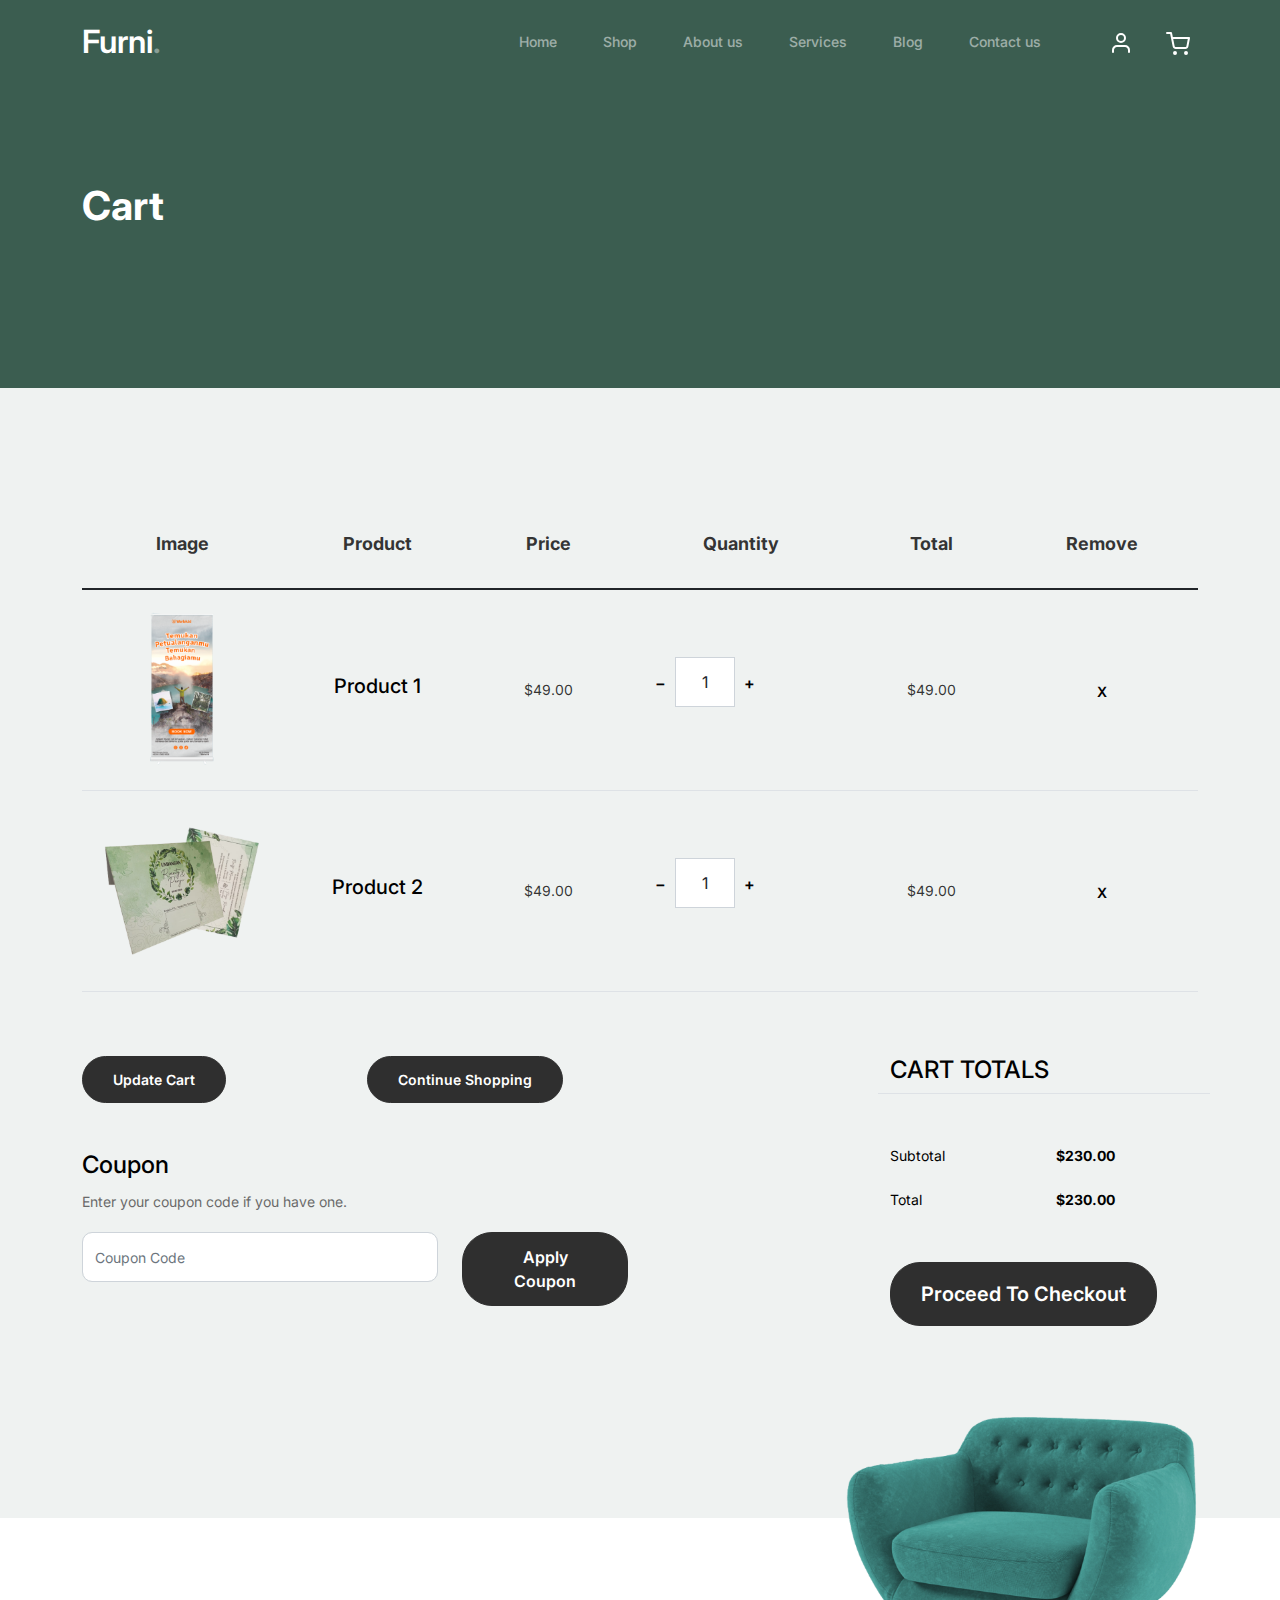
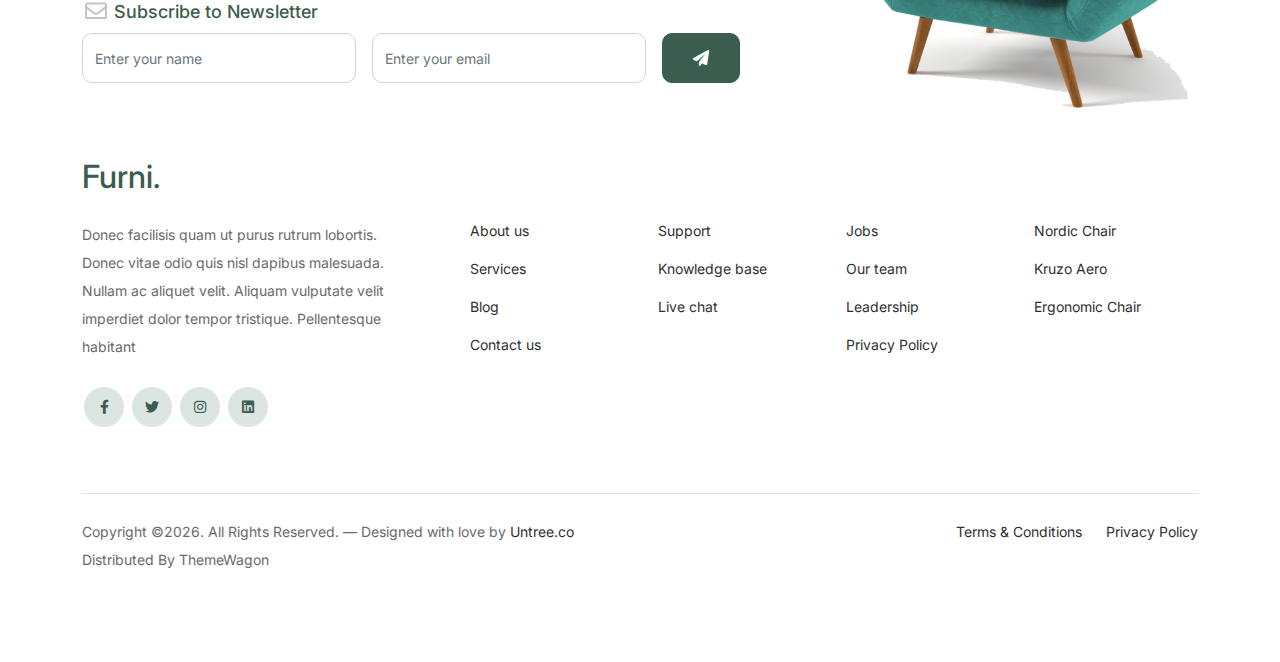
<file: cart.html>
<!-- /*
* Bootstrap 5
* Template Name: Furni
* Template Author: Untree.co
* Template URI: https://untree.co/
* License: https://creativecommons.org/licenses/by/3.0/
*/ -->
<!doctype html>
<html lang="en">
<head>
  <meta charset="utf-8">
  <meta name="viewport" content="width=device-width, initial-scale=1, shrink-to-fit=no">
  <meta name="author" content="Untree.co">
  <link rel="shortcut icon" href="favicon.png">

  <meta name="description" content="" />
  <meta name="keywords" content="bootstrap, bootstrap4" />

		<!-- Bootstrap CSS -->
		<link href="css/bootstrap.min.css" rel="stylesheet">
		<link href="https://cdnjs.cloudflare.com/ajax/libs/font-awesome/6.0.0-beta3/css/all.min.css" rel="stylesheet">
		<link href="css/tiny-slider.css" rel="stylesheet">
		<link href="css/style.css" rel="stylesheet">
		<title>Furni Free Bootstrap 5 Template for Furniture and Interior Design Websites by Untree.co </title>
	</head>

	<body>

		<!-- Start Header/Navigation -->
		<nav class="custom-navbar navbar navbar navbar-expand-md navbar-dark bg-dark" arial-label="Furni navigation bar">

			<div class="container">
				<a class="navbar-brand" href="index.html">Furni<span>.</span></a>

				<button class="navbar-toggler" type="button" data-bs-toggle="collapse" data-bs-target="#navbarsFurni" aria-controls="navbarsFurni" aria-expanded="false" aria-label="Toggle navigation">
					<span class="navbar-toggler-icon"></span>
				</button>

				<div class="collapse navbar-collapse" id="navbarsFurni">
					<ul class="custom-navbar-nav navbar-nav ms-auto mb-2 mb-md-0">
						<li class="nav-item ">
							<a class="nav-link" href="index.html">Home</a>
						</li>
						<li><a class="nav-link" href="shop.html">Shop</a></li>
						<li><a class="nav-link" href="about.html">About us</a></li>
						<li><a class="nav-link" href="services.html">Services</a></li>
						<li><a class="nav-link" href="blog.html">Blog</a></li>
						<li><a class="nav-link" href="contact.html">Contact us</a></li>
					</ul>

					<ul class="custom-navbar-cta navbar-nav mb-2 mb-md-0 ms-5">
						<li><a class="nav-link" href="#"><img src="images/user.svg"></a></li>
						<li><a class="nav-link" href="cart.html"><img src="images/cart.svg"></a></li>
					</ul>
				</div>
			</div>
				
		</nav>
		<!-- End Header/Navigation -->

		<!-- Start Hero Section -->
			<div class="hero">
				<div class="container">
					<div class="row justify-content-between">
						<div class="col-lg-5">
							<div class="intro-excerpt">
								<h1>Cart</h1>
							</div>
						</div>
						<div class="col-lg-7">
							
						</div>
					</div>
				</div>
			</div>
		<!-- End Hero Section -->

		

		<div class="untree_co-section before-footer-section">
            <div class="container">
              <div class="row mb-5">
                <form class="col-md-12" method="post">
                  <div class="site-blocks-table">
                    <table class="table">
                      <thead>
                        <tr>
                          <th class="product-thumbnail">Image</th>
                          <th class="product-name">Product</th>
                          <th class="product-price">Price</th>
                          <th class="product-quantity">Quantity</th>
                          <th class="product-total">Total</th>
                          <th class="product-remove">Remove</th>
                        </tr>
                      </thead>
                      <tbody>
                        <tr>
                          <td class="product-thumbnail">
                            <img src="images/product-1.png" alt="Image" class="img-fluid">
                          </td>
                          <td class="product-name">
                            <h2 class="h5 text-black">Product 1</h2>
                          </td>
                          <td>$49.00</td>
                          <td>
                            <div class="input-group mb-3 d-flex align-items-center quantity-container" style="max-width: 120px;">
                              <div class="input-group-prepend">
                                <button class="btn btn-outline-black decrease" type="button">&minus;</button>
                              </div>
                              <input type="text" class="form-control text-center quantity-amount" value="1" placeholder="" aria-label="Example text with button addon" aria-describedby="button-addon1">
                              <div class="input-group-append">
                                <button class="btn btn-outline-black increase" type="button">&plus;</button>
                              </div>
                            </div>
        
                          </td>
                          <td>$49.00</td>
                          <td><a href="#" class="btn btn-black btn-sm">X</a></td>
                        </tr>
        
                        <tr>
                          <td class="product-thumbnail">
                            <img src="images/product-2.png" alt="Image" class="img-fluid">
                          </td>
                          <td class="product-name">
                            <h2 class="h5 text-black">Product 2</h2>
                          </td>
                          <td>$49.00</td>
                          <td>
                            <div class="input-group mb-3 d-flex align-items-center quantity-container" style="max-width: 120px;">
                              <div class="input-group-prepend">
                                <button class="btn btn-outline-black decrease" type="button">&minus;</button>
                              </div>
                              <input type="text" class="form-control text-center quantity-amount" value="1" placeholder="" aria-label="Example text with button addon" aria-describedby="button-addon1">
                              <div class="input-group-append">
                                <button class="btn btn-outline-black increase" type="button">&plus;</button>
                              </div>
                            </div>
        
                          </td>
                          <td>$49.00</td>
                          <td><a href="#" class="btn btn-black btn-sm">X</a></td>
                        </tr>
                      </tbody>
                    </table>
                  </div>
                </form>
              </div>
        
              <div class="row">
                <div class="col-md-6">
                  <div class="row mb-5">
                    <div class="col-md-6 mb-3 mb-md-0">
                      <button class="btn btn-black btn-sm btn-block">Update Cart</button>
                    </div>
                    <div class="col-md-6">
                      <button class="btn btn-outline-black btn-sm btn-block">Continue Shopping</button>
                    </div>
                  </div>
                  <div class="row">
                    <div class="col-md-12">
                      <label class="text-black h4" for="coupon">Coupon</label>
                      <p>Enter your coupon code if you have one.</p>
                    </div>
                    <div class="col-md-8 mb-3 mb-md-0">
                      <input type="text" class="form-control py-3" id="coupon" placeholder="Coupon Code">
                    </div>
                    <div class="col-md-4">
                      <button class="btn btn-black">Apply Coupon</button>
                    </div>
                  </div>
                </div>
                <div class="col-md-6 pl-5">
                  <div class="row justify-content-end">
                    <div class="col-md-7">
                      <div class="row">
                        <div class="col-md-12 text-right border-bottom mb-5">
                          <h3 class="text-black h4 text-uppercase">Cart Totals</h3>
                        </div>
                      </div>
                      <div class="row mb-3">
                        <div class="col-md-6">
                          <span class="text-black">Subtotal</span>
                        </div>
                        <div class="col-md-6 text-right">
                          <strong class="text-black">$230.00</strong>
                        </div>
                      </div>
                      <div class="row mb-5">
                        <div class="col-md-6">
                          <span class="text-black">Total</span>
                        </div>
                        <div class="col-md-6 text-right">
                          <strong class="text-black">$230.00</strong>
                        </div>
                      </div>
        
                      <div class="row">
                        <div class="col-md-12">
                          <button class="btn btn-black btn-lg py-3 btn-block" onclick="window.location='checkout.html'">Proceed To Checkout</button>
                        </div>
                      </div>
                    </div>
                  </div>
                </div>
              </div>
            </div>
          </div>
		

		<!-- Start Footer Section -->
		<footer class="footer-section">
			<div class="container relative">

				<div class="sofa-img">
					<img src="images/sofa.png" alt="Image" class="img-fluid">
				</div>

				<div class="row">
					<div class="col-lg-8">
						<div class="subscription-form">
							<h3 class="d-flex align-items-center"><span class="me-1"><img src="images/envelope-outline.svg" alt="Image" class="img-fluid"></span><span>Subscribe to Newsletter</span></h3>

							<form action="#" class="row g-3">
								<div class="col-auto">
									<input type="text" class="form-control" placeholder="Enter your name">
								</div>
								<div class="col-auto">
									<input type="email" class="form-control" placeholder="Enter your email">
								</div>
								<div class="col-auto">
									<button class="btn btn-primary">
										<span class="fa fa-paper-plane"></span>
									</button>
								</div>
							</form>

						</div>
					</div>
				</div>

				<div class="row g-5 mb-5">
					<div class="col-lg-4">
						<div class="mb-4 footer-logo-wrap"><a href="#" class="footer-logo">Furni<span>.</span></a></div>
						<p class="mb-4">Donec facilisis quam ut purus rutrum lobortis. Donec vitae odio quis nisl dapibus malesuada. Nullam ac aliquet velit. Aliquam vulputate velit imperdiet dolor tempor tristique. Pellentesque habitant</p>

						<ul class="list-unstyled custom-social">
							<li><a href="#"><span class="fa fa-brands fa-facebook-f"></span></a></li>
							<li><a href="#"><span class="fa fa-brands fa-twitter"></span></a></li>
							<li><a href="#"><span class="fa fa-brands fa-instagram"></span></a></li>
							<li><a href="#"><span class="fa fa-brands fa-linkedin"></span></a></li>
						</ul>
					</div>

					<div class="col-lg-8">
						<div class="row links-wrap">
							<div class="col-6 col-sm-6 col-md-3">
								<ul class="list-unstyled">
									<li><a href="#">About us</a></li>
									<li><a href="#">Services</a></li>
									<li><a href="#">Blog</a></li>
									<li><a href="#">Contact us</a></li>
								</ul>
							</div>

							<div class="col-6 col-sm-6 col-md-3">
								<ul class="list-unstyled">
									<li><a href="#">Support</a></li>
									<li><a href="#">Knowledge base</a></li>
									<li><a href="#">Live chat</a></li>
								</ul>
							</div>

							<div class="col-6 col-sm-6 col-md-3">
								<ul class="list-unstyled">
									<li><a href="#">Jobs</a></li>
									<li><a href="#">Our team</a></li>
									<li><a href="#">Leadership</a></li>
									<li><a href="#">Privacy Policy</a></li>
								</ul>
							</div>

							<div class="col-6 col-sm-6 col-md-3">
								<ul class="list-unstyled">
									<li><a href="#">Nordic Chair</a></li>
									<li><a href="#">Kruzo Aero</a></li>
									<li><a href="#">Ergonomic Chair</a></li>
								</ul>
							</div>
						</div>
					</div>

				</div>

				<div class="border-top copyright">
					<div class="row pt-4">
						<div class="col-lg-6">
							<p class="mb-2 text-center text-lg-start">Copyright &copy;<script>document.write(new Date().getFullYear());</script>. All Rights Reserved. &mdash; Designed with love by <a href="https://untree.co">Untree.co</a> Distributed By <a hreff="https://themewagon.com">ThemeWagon</a>  <!-- License information: https://untree.co/license/ -->
            </p>
						</div>

						<div class="col-lg-6 text-center text-lg-end">
							<ul class="list-unstyled d-inline-flex ms-auto">
								<li class="me-4"><a href="#">Terms &amp; Conditions</a></li>
								<li><a href="#">Privacy Policy</a></li>
							</ul>
						</div>

					</div>
				</div>

			</div>
		</footer>
		<!-- End Footer Section -->	


		<script src="js/bootstrap.bundle.min.js"></script>
		<script src="js/tiny-slider.js"></script>
		<script src="js/custom.js"></script>
	</body>

</html>
</file>
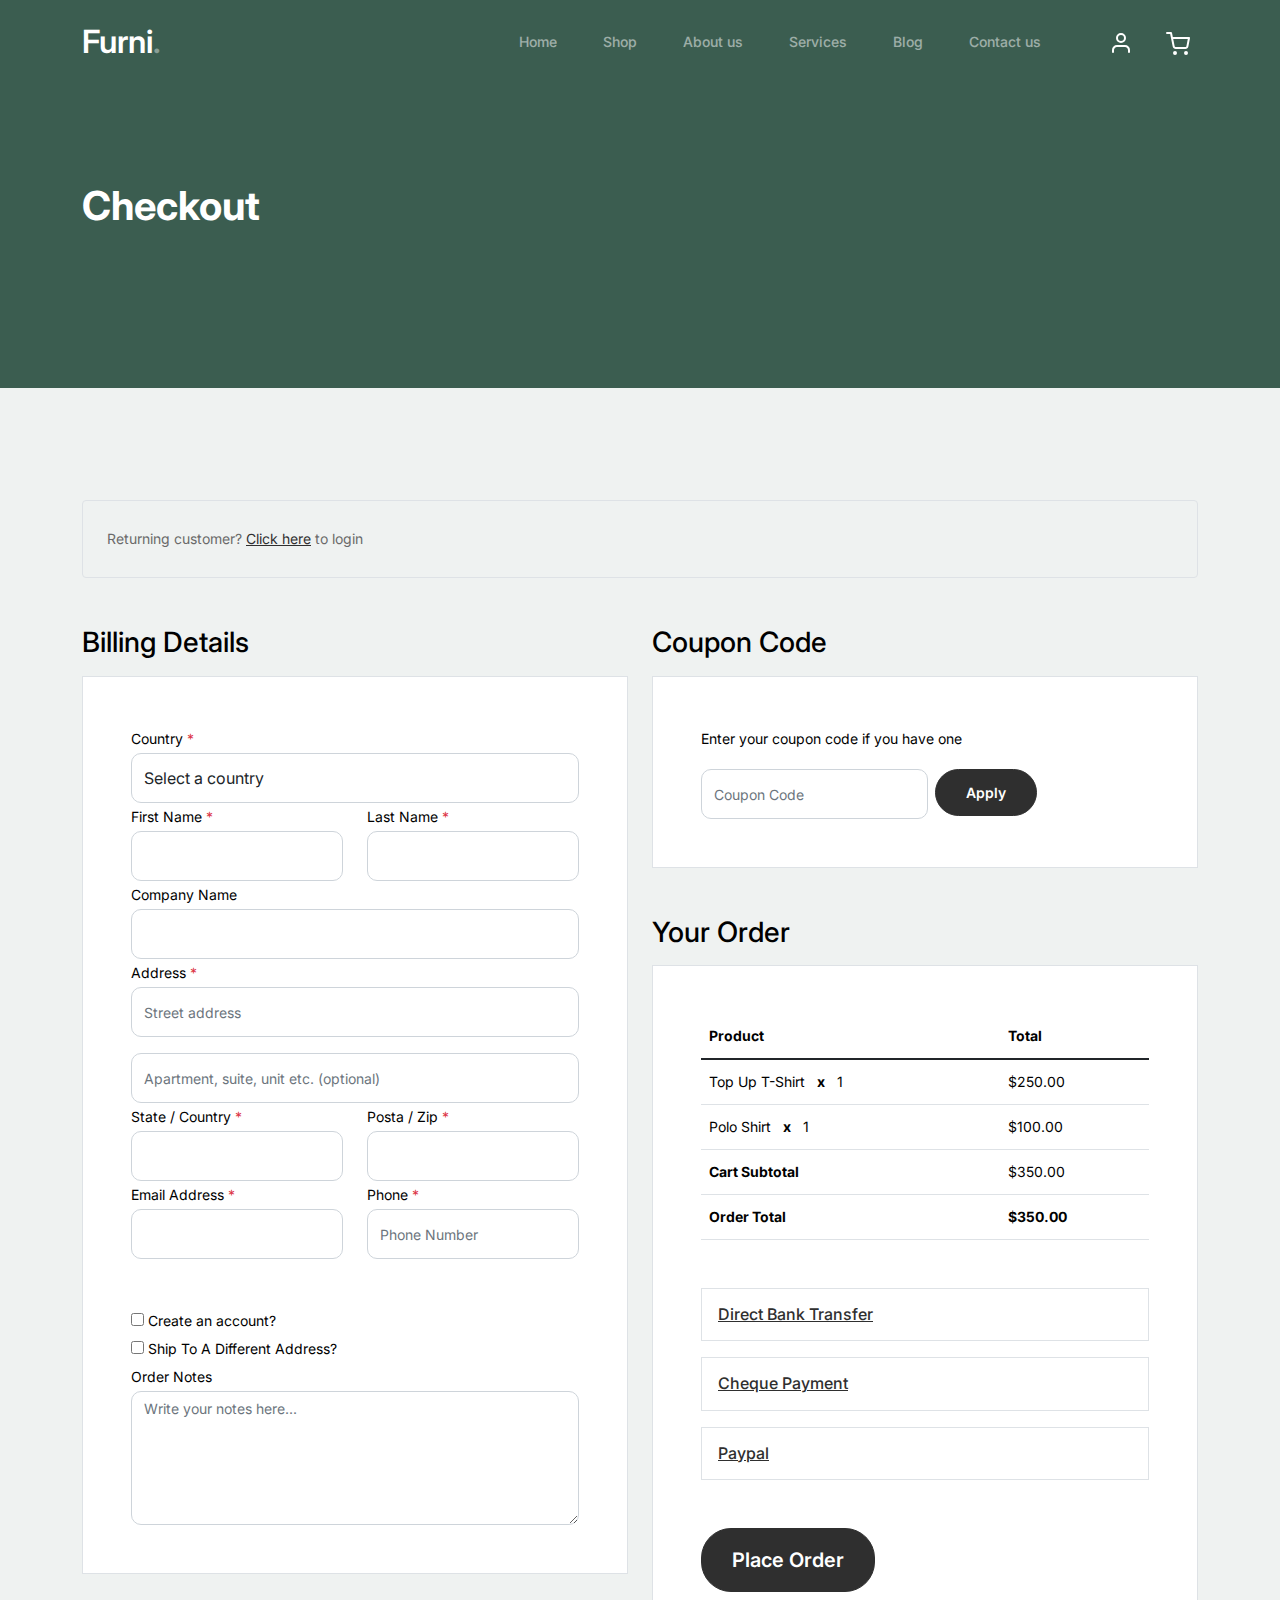
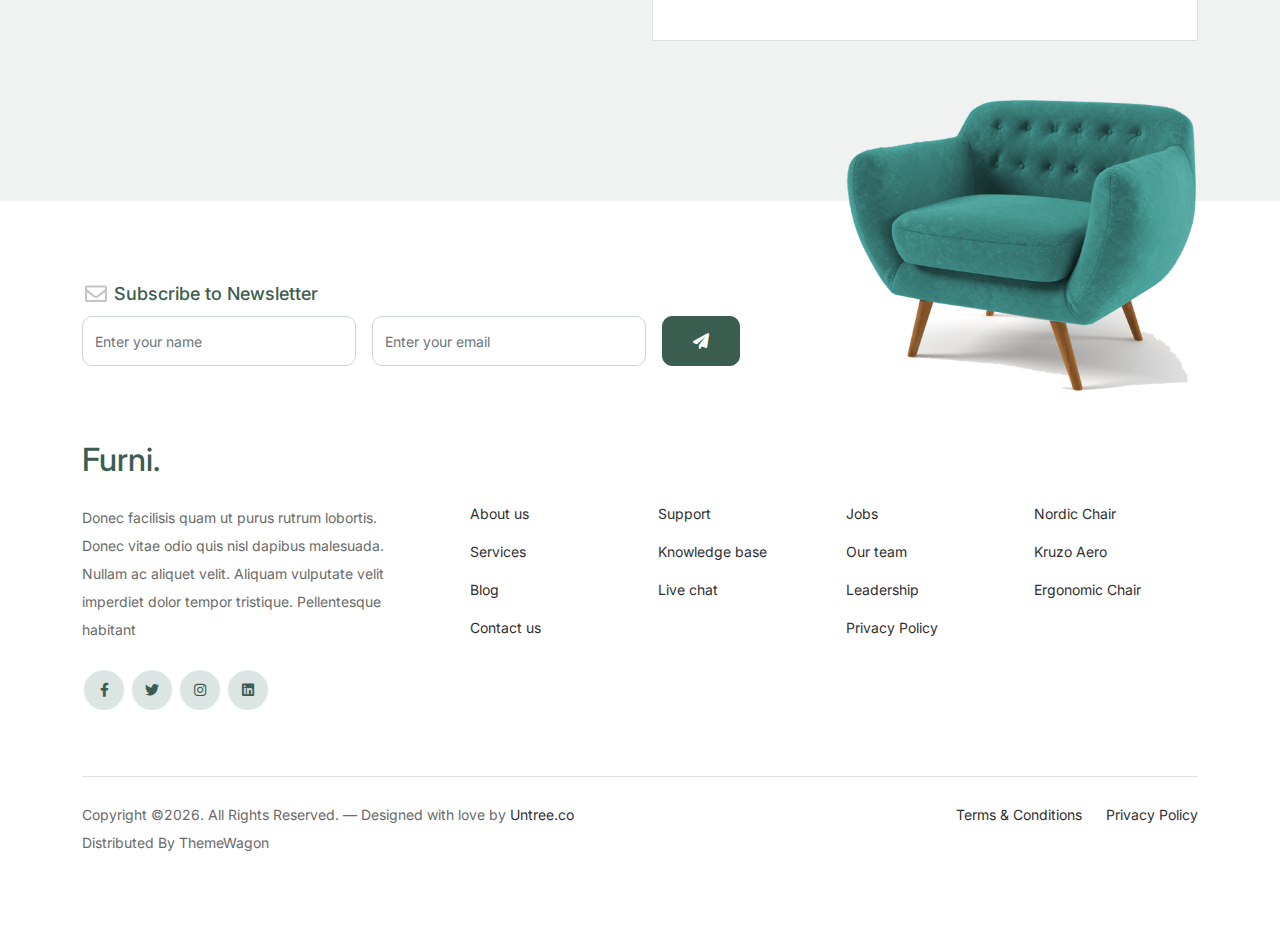
<file: checkout.html>
<!-- /*
* Bootstrap 5
* Template Name: Furni
* Template Author: Untree.co
* Template URI: https://untree.co/
* License: https://creativecommons.org/licenses/by/3.0/
*/ -->
<!doctype html>
<html lang="en">
<head>
  <meta charset="utf-8">
  <meta name="viewport" content="width=device-width, initial-scale=1, shrink-to-fit=no">
  <meta name="author" content="Untree.co">
  <link rel="shortcut icon" href="favicon.png">

  <meta name="description" content="" />
  <meta name="keywords" content="bootstrap, bootstrap4" />

		<!-- Bootstrap CSS -->
		<link href="css/bootstrap.min.css" rel="stylesheet">
		<link href="https://cdnjs.cloudflare.com/ajax/libs/font-awesome/6.0.0-beta3/css/all.min.css" rel="stylesheet">
		<link href="css/tiny-slider.css" rel="stylesheet">
		<link href="css/style.css" rel="stylesheet">
		<title>Furni Free Bootstrap 5 Template for Furniture and Interior Design Websites by Untree.co </title>
	</head>

	<body>

		<!-- Start Header/Navigation -->
		<nav class="custom-navbar navbar navbar navbar-expand-md navbar-dark bg-dark" arial-label="Furni navigation bar">

			<div class="container">
				<a class="navbar-brand" href="index.html">Furni<span>.</span></a>

				<button class="navbar-toggler" type="button" data-bs-toggle="collapse" data-bs-target="#navbarsFurni" aria-controls="navbarsFurni" aria-expanded="false" aria-label="Toggle navigation">
					<span class="navbar-toggler-icon"></span>
				</button>

				<div class="collapse navbar-collapse" id="navbarsFurni">
					<ul class="custom-navbar-nav navbar-nav ms-auto mb-2 mb-md-0">
						<li class="nav-item ">
							<a class="nav-link" href="index.html">Home</a>
						</li>
						<li><a class="nav-link" href="shop.html">Shop</a></li>
						<li><a class="nav-link" href="about.html">About us</a></li>
						<li><a class="nav-link" href="services.html">Services</a></li>
						<li><a class="nav-link" href="blog.html">Blog</a></li>
						<li><a class="nav-link" href="contact.html">Contact us</a></li>
					</ul>

					<ul class="custom-navbar-cta navbar-nav mb-2 mb-md-0 ms-5">
						<li><a class="nav-link" href="#"><img src="images/user.svg"></a></li>
						<li><a class="nav-link" href="cart.html"><img src="images/cart.svg"></a></li>
					</ul>
				</div>
			</div>
				
		</nav>
		<!-- End Header/Navigation -->

		<!-- Start Hero Section -->
			<div class="hero">
				<div class="container">
					<div class="row justify-content-between">
						<div class="col-lg-5">
							<div class="intro-excerpt">
								<h1>Checkout</h1>
							</div>
						</div>
						<div class="col-lg-7">
							
						</div>
					</div>
				</div>
			</div>
		<!-- End Hero Section -->

		<div class="untree_co-section">
		    <div class="container">
		      <div class="row mb-5">
		        <div class="col-md-12">
		          <div class="border p-4 rounded" role="alert">
		            Returning customer? <a href="#">Click here</a> to login
		          </div>
		        </div>
		      </div>
		      <div class="row">
		        <div class="col-md-6 mb-5 mb-md-0">
		          <h2 class="h3 mb-3 text-black">Billing Details</h2>
		          <div class="p-3 p-lg-5 border bg-white">
		            <div class="form-group">
		              <label for="c_country" class="text-black">Country <span class="text-danger">*</span></label>
		              <select id="c_country" class="form-control">
		                <option value="1">Select a country</option>    
		                <option value="2">bangladesh</option>    
		                <option value="3">Algeria</option>    
		                <option value="4">Afghanistan</option>    
		                <option value="5">Ghana</option>    
		                <option value="6">Albania</option>    
		                <option value="7">Bahrain</option>    
		                <option value="8">Colombia</option>    
		                <option value="9">Dominican Republic</option>    
		              </select>
		            </div>
		            <div class="form-group row">
		              <div class="col-md-6">
		                <label for="c_fname" class="text-black">First Name <span class="text-danger">*</span></label>
		                <input type="text" class="form-control" id="c_fname" name="c_fname">
		              </div>
		              <div class="col-md-6">
		                <label for="c_lname" class="text-black">Last Name <span class="text-danger">*</span></label>
		                <input type="text" class="form-control" id="c_lname" name="c_lname">
		              </div>
		            </div>

		            <div class="form-group row">
		              <div class="col-md-12">
		                <label for="c_companyname" class="text-black">Company Name </label>
		                <input type="text" class="form-control" id="c_companyname" name="c_companyname">
		              </div>
		            </div>

		            <div class="form-group row">
		              <div class="col-md-12">
		                <label for="c_address" class="text-black">Address <span class="text-danger">*</span></label>
		                <input type="text" class="form-control" id="c_address" name="c_address" placeholder="Street address">
		              </div>
		            </div>

		            <div class="form-group mt-3">
		              <input type="text" class="form-control" placeholder="Apartment, suite, unit etc. (optional)">
		            </div>

		            <div class="form-group row">
		              <div class="col-md-6">
		                <label for="c_state_country" class="text-black">State / Country <span class="text-danger">*</span></label>
		                <input type="text" class="form-control" id="c_state_country" name="c_state_country">
		              </div>
		              <div class="col-md-6">
		                <label for="c_postal_zip" class="text-black">Posta / Zip <span class="text-danger">*</span></label>
		                <input type="text" class="form-control" id="c_postal_zip" name="c_postal_zip">
		              </div>
		            </div>

		            <div class="form-group row mb-5">
		              <div class="col-md-6">
		                <label for="c_email_address" class="text-black">Email Address <span class="text-danger">*</span></label>
		                <input type="text" class="form-control" id="c_email_address" name="c_email_address">
		              </div>
		              <div class="col-md-6">
		                <label for="c_phone" class="text-black">Phone <span class="text-danger">*</span></label>
		                <input type="text" class="form-control" id="c_phone" name="c_phone" placeholder="Phone Number">
		              </div>
		            </div>

		            <div class="form-group">
		              <label for="c_create_account" class="text-black" data-bs-toggle="collapse" href="#create_an_account" role="button" aria-expanded="false" aria-controls="create_an_account"><input type="checkbox" value="1" id="c_create_account"> Create an account?</label>
		              <div class="collapse" id="create_an_account">
		                <div class="py-2 mb-4">
		                  <p class="mb-3">Create an account by entering the information below. If you are a returning customer please login at the top of the page.</p>
		                  <div class="form-group">
		                    <label for="c_account_password" class="text-black">Account Password</label>
		                    <input type="email" class="form-control" id="c_account_password" name="c_account_password" placeholder="">
		                  </div>
		                </div>
		              </div>
		            </div>


		            <div class="form-group">
		              <label for="c_ship_different_address" class="text-black" data-bs-toggle="collapse" href="#ship_different_address" role="button" aria-expanded="false" aria-controls="ship_different_address"><input type="checkbox" value="1" id="c_ship_different_address"> Ship To A Different Address?</label>
		              <div class="collapse" id="ship_different_address">
		                <div class="py-2">

		                  <div class="form-group">
		                    <label for="c_diff_country" class="text-black">Country <span class="text-danger">*</span></label>
		                    <select id="c_diff_country" class="form-control">
		                      <option value="1">Select a country</option>    
		                      <option value="2">bangladesh</option>    
		                      <option value="3">Algeria</option>    
		                      <option value="4">Afghanistan</option>    
		                      <option value="5">Ghana</option>    
		                      <option value="6">Albania</option>    
		                      <option value="7">Bahrain</option>    
		                      <option value="8">Colombia</option>    
		                      <option value="9">Dominican Republic</option>    
		                    </select>
		                  </div>


		                  <div class="form-group row">
		                    <div class="col-md-6">
		                      <label for="c_diff_fname" class="text-black">First Name <span class="text-danger">*</span></label>
		                      <input type="text" class="form-control" id="c_diff_fname" name="c_diff_fname">
		                    </div>
		                    <div class="col-md-6">
		                      <label for="c_diff_lname" class="text-black">Last Name <span class="text-danger">*</span></label>
		                      <input type="text" class="form-control" id="c_diff_lname" name="c_diff_lname">
		                    </div>
		                  </div>

		                  <div class="form-group row">
		                    <div class="col-md-12">
		                      <label for="c_diff_companyname" class="text-black">Company Name </label>
		                      <input type="text" class="form-control" id="c_diff_companyname" name="c_diff_companyname">
		                    </div>
		                  </div>

		                  <div class="form-group row  mb-3">
		                    <div class="col-md-12">
		                      <label for="c_diff_address" class="text-black">Address <span class="text-danger">*</span></label>
		                      <input type="text" class="form-control" id="c_diff_address" name="c_diff_address" placeholder="Street address">
		                    </div>
		                  </div>

		                  <div class="form-group">
		                    <input type="text" class="form-control" placeholder="Apartment, suite, unit etc. (optional)">
		                  </div>

		                  <div class="form-group row">
		                    <div class="col-md-6">
		                      <label for="c_diff_state_country" class="text-black">State / Country <span class="text-danger">*</span></label>
		                      <input type="text" class="form-control" id="c_diff_state_country" name="c_diff_state_country">
		                    </div>
		                    <div class="col-md-6">
		                      <label for="c_diff_postal_zip" class="text-black">Posta / Zip <span class="text-danger">*</span></label>
		                      <input type="text" class="form-control" id="c_diff_postal_zip" name="c_diff_postal_zip">
		                    </div>
		                  </div>

		                  <div class="form-group row mb-5">
		                    <div class="col-md-6">
		                      <label for="c_diff_email_address" class="text-black">Email Address <span class="text-danger">*</span></label>
		                      <input type="text" class="form-control" id="c_diff_email_address" name="c_diff_email_address">
		                    </div>
		                    <div class="col-md-6">
		                      <label for="c_diff_phone" class="text-black">Phone <span class="text-danger">*</span></label>
		                      <input type="text" class="form-control" id="c_diff_phone" name="c_diff_phone" placeholder="Phone Number">
		                    </div>
		                  </div>

		                </div>

		              </div>
		            </div>

		            <div class="form-group">
		              <label for="c_order_notes" class="text-black">Order Notes</label>
		              <textarea name="c_order_notes" id="c_order_notes" cols="30" rows="5" class="form-control" placeholder="Write your notes here..."></textarea>
		            </div>

		          </div>
		        </div>
		        <div class="col-md-6">

		          <div class="row mb-5">
		            <div class="col-md-12">
		              <h2 class="h3 mb-3 text-black">Coupon Code</h2>
		              <div class="p-3 p-lg-5 border bg-white">

		                <label for="c_code" class="text-black mb-3">Enter your coupon code if you have one</label>
		                <div class="input-group w-75 couponcode-wrap">
		                  <input type="text" class="form-control me-2" id="c_code" placeholder="Coupon Code" aria-label="Coupon Code" aria-describedby="button-addon2">
		                  <div class="input-group-append">
		                    <button class="btn btn-black btn-sm" type="button" id="button-addon2">Apply</button>
		                  </div>
		                </div>

		              </div>
		            </div>
		          </div>

		          <div class="row mb-5">
		            <div class="col-md-12">
		              <h2 class="h3 mb-3 text-black">Your Order</h2>
		              <div class="p-3 p-lg-5 border bg-white">
		                <table class="table site-block-order-table mb-5">
		                  <thead>
		                    <th>Product</th>
		                    <th>Total</th>
		                  </thead>
		                  <tbody>
		                    <tr>
		                      <td>Top Up T-Shirt <strong class="mx-2">x</strong> 1</td>
		                      <td>$250.00</td>
		                    </tr>
		                    <tr>
		                      <td>Polo Shirt <strong class="mx-2">x</strong>   1</td>
		                      <td>$100.00</td>
		                    </tr>
		                    <tr>
		                      <td class="text-black font-weight-bold"><strong>Cart Subtotal</strong></td>
		                      <td class="text-black">$350.00</td>
		                    </tr>
		                    <tr>
		                      <td class="text-black font-weight-bold"><strong>Order Total</strong></td>
		                      <td class="text-black font-weight-bold"><strong>$350.00</strong></td>
		                    </tr>
		                  </tbody>
		                </table>

		                <div class="border p-3 mb-3">
		                  <h3 class="h6 mb-0"><a class="d-block" data-bs-toggle="collapse" href="#collapsebank" role="button" aria-expanded="false" aria-controls="collapsebank">Direct Bank Transfer</a></h3>

		                  <div class="collapse" id="collapsebank">
		                    <div class="py-2">
		                      <p class="mb-0">Make your payment directly into our bank account. Please use your Order ID as the payment reference. Your order won’t be shipped until the funds have cleared in our account.</p>
		                    </div>
		                  </div>
		                </div>

		                <div class="border p-3 mb-3">
		                  <h3 class="h6 mb-0"><a class="d-block" data-bs-toggle="collapse" href="#collapsecheque" role="button" aria-expanded="false" aria-controls="collapsecheque">Cheque Payment</a></h3>

		                  <div class="collapse" id="collapsecheque">
		                    <div class="py-2">
		                      <p class="mb-0">Make your payment directly into our bank account. Please use your Order ID as the payment reference. Your order won’t be shipped until the funds have cleared in our account.</p>
		                    </div>
		                  </div>
		                </div>

		                <div class="border p-3 mb-5">
		                  <h3 class="h6 mb-0"><a class="d-block" data-bs-toggle="collapse" href="#collapsepaypal" role="button" aria-expanded="false" aria-controls="collapsepaypal">Paypal</a></h3>

		                  <div class="collapse" id="collapsepaypal">
		                    <div class="py-2">
		                      <p class="mb-0">Make your payment directly into our bank account. Please use your Order ID as the payment reference. Your order won’t be shipped until the funds have cleared in our account.</p>
		                    </div>
		                  </div>
		                </div>

		                <div class="form-group">
		                  <button class="btn btn-black btn-lg py-3 btn-block" onclick="window.location='thankyou.html'">Place Order</button>
		                </div>

		              </div>
		            </div>
		          </div>

		        </div>
		      </div>
		      <!-- </form> -->
		    </div>
		  </div>

		<!-- Start Footer Section -->
		<footer class="footer-section">
			<div class="container relative">

				<div class="sofa-img">
					<img src="images/sofa.png" alt="Image" class="img-fluid">
				</div>

				<div class="row">
					<div class="col-lg-8">
						<div class="subscription-form">
							<h3 class="d-flex align-items-center"><span class="me-1"><img src="images/envelope-outline.svg" alt="Image" class="img-fluid"></span><span>Subscribe to Newsletter</span></h3>

							<form action="#" class="row g-3">
								<div class="col-auto">
									<input type="text" class="form-control" placeholder="Enter your name">
								</div>
								<div class="col-auto">
									<input type="email" class="form-control" placeholder="Enter your email">
								</div>
								<div class="col-auto">
									<button class="btn btn-primary">
										<span class="fa fa-paper-plane"></span>
									</button>
								</div>
							</form>

						</div>
					</div>
				</div>

				<div class="row g-5 mb-5">
					<div class="col-lg-4">
						<div class="mb-4 footer-logo-wrap"><a href="#" class="footer-logo">Furni<span>.</span></a></div>
						<p class="mb-4">Donec facilisis quam ut purus rutrum lobortis. Donec vitae odio quis nisl dapibus malesuada. Nullam ac aliquet velit. Aliquam vulputate velit imperdiet dolor tempor tristique. Pellentesque habitant</p>

						<ul class="list-unstyled custom-social">
							<li><a href="#"><span class="fa fa-brands fa-facebook-f"></span></a></li>
							<li><a href="#"><span class="fa fa-brands fa-twitter"></span></a></li>
							<li><a href="#"><span class="fa fa-brands fa-instagram"></span></a></li>
							<li><a href="#"><span class="fa fa-brands fa-linkedin"></span></a></li>
						</ul>
					</div>

					<div class="col-lg-8">
						<div class="row links-wrap">
							<div class="col-6 col-sm-6 col-md-3">
								<ul class="list-unstyled">
									<li><a href="#">About us</a></li>
									<li><a href="#">Services</a></li>
									<li><a href="#">Blog</a></li>
									<li><a href="#">Contact us</a></li>
								</ul>
							</div>

							<div class="col-6 col-sm-6 col-md-3">
								<ul class="list-unstyled">
									<li><a href="#">Support</a></li>
									<li><a href="#">Knowledge base</a></li>
									<li><a href="#">Live chat</a></li>
								</ul>
							</div>

							<div class="col-6 col-sm-6 col-md-3">
								<ul class="list-unstyled">
									<li><a href="#">Jobs</a></li>
									<li><a href="#">Our team</a></li>
									<li><a href="#">Leadership</a></li>
									<li><a href="#">Privacy Policy</a></li>
								</ul>
							</div>

							<div class="col-6 col-sm-6 col-md-3">
								<ul class="list-unstyled">
									<li><a href="#">Nordic Chair</a></li>
									<li><a href="#">Kruzo Aero</a></li>
									<li><a href="#">Ergonomic Chair</a></li>
								</ul>
							</div>
						</div>
					</div>

				</div>

				<div class="border-top copyright">
					<div class="row pt-4">
						<div class="col-lg-6">
							<p class="mb-2 text-center text-lg-start">Copyright &copy;<script>document.write(new Date().getFullYear());</script>. All Rights Reserved. &mdash; Designed with love by <a href="https://untree.co">Untree.co</a> Distributed By <a hreff="https://themewagon.com">ThemeWagon</a>  <!-- License information: https://untree.co/license/ -->
            </p>
						</div>

						<div class="col-lg-6 text-center text-lg-end">
							<ul class="list-unstyled d-inline-flex ms-auto">
								<li class="me-4"><a href="#">Terms &amp; Conditions</a></li>
								<li><a href="#">Privacy Policy</a></li>
							</ul>
						</div>

					</div>
				</div>

			</div>
		</footer>
		<!-- End Footer Section -->	


		<script src="js/bootstrap.bundle.min.js"></script>
		<script src="js/tiny-slider.js"></script>
		<script src="js/custom.js"></script>
	</body>

</html>
</file>
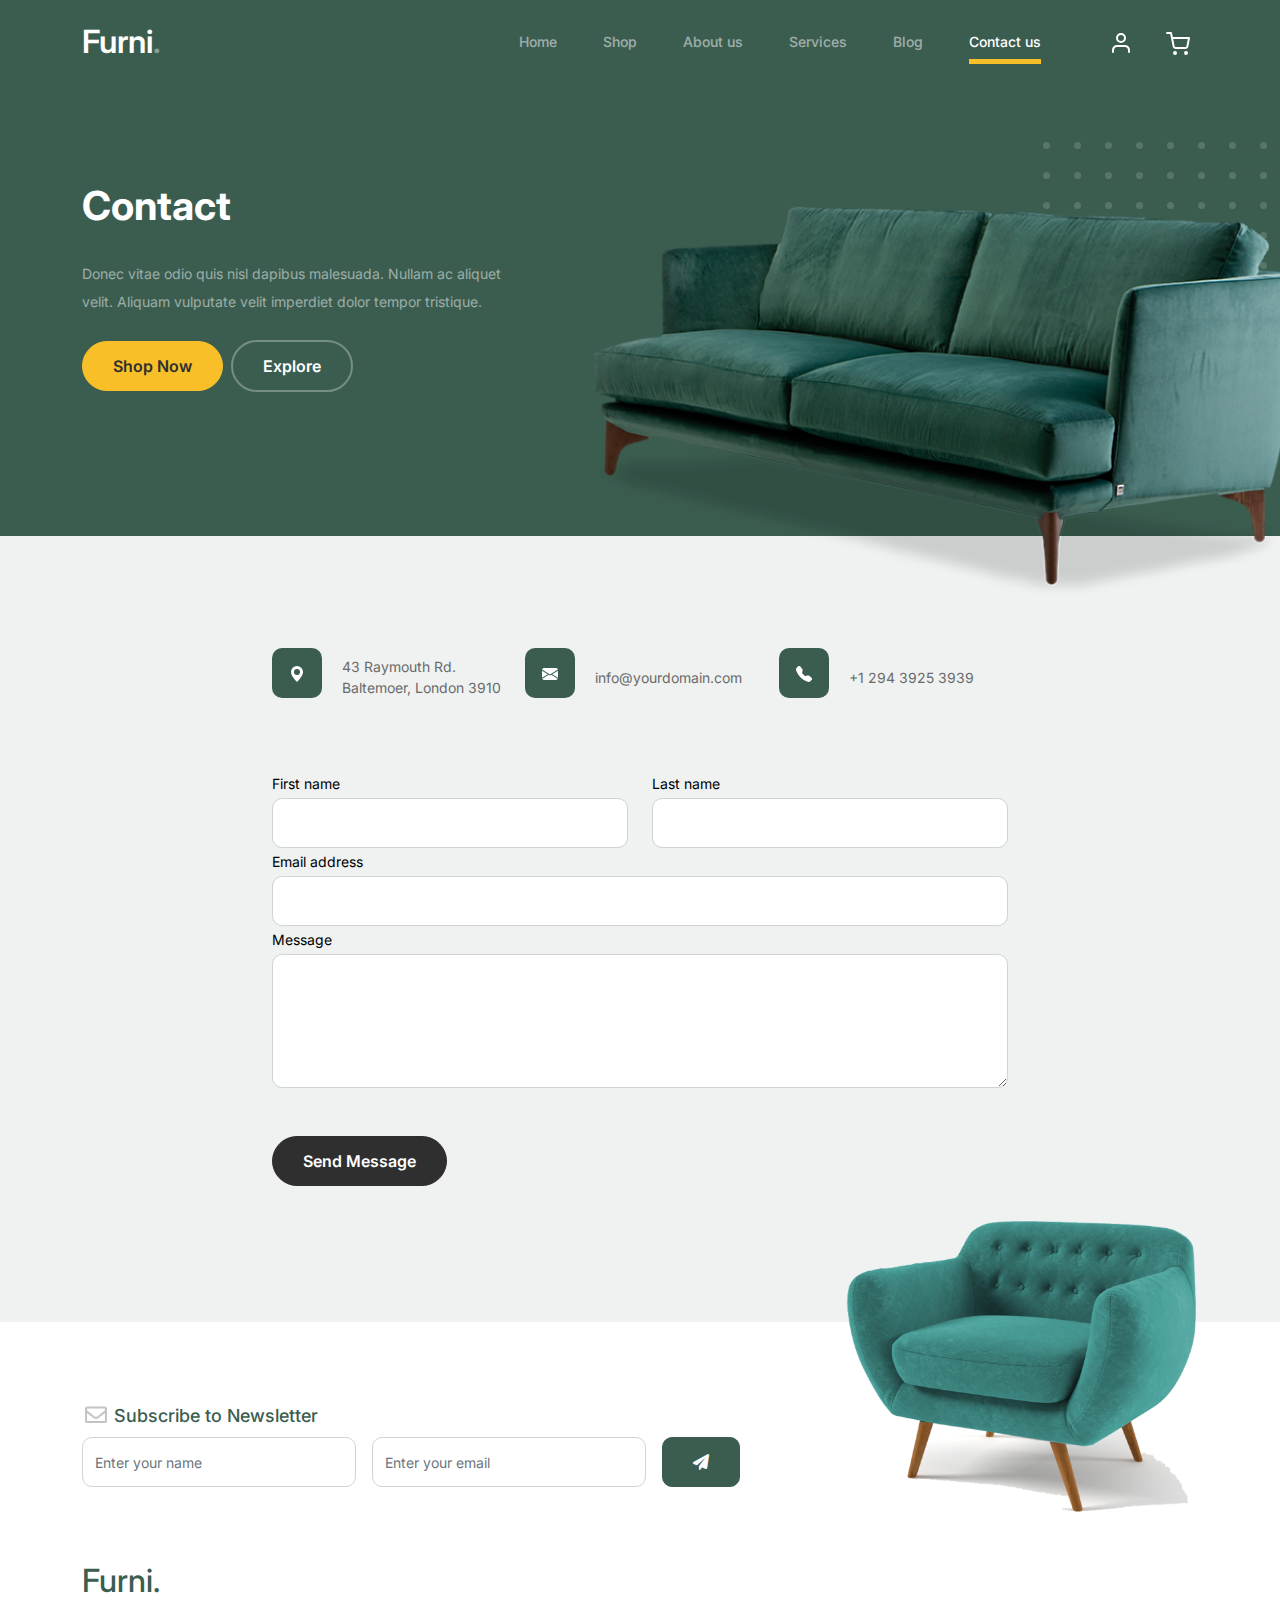
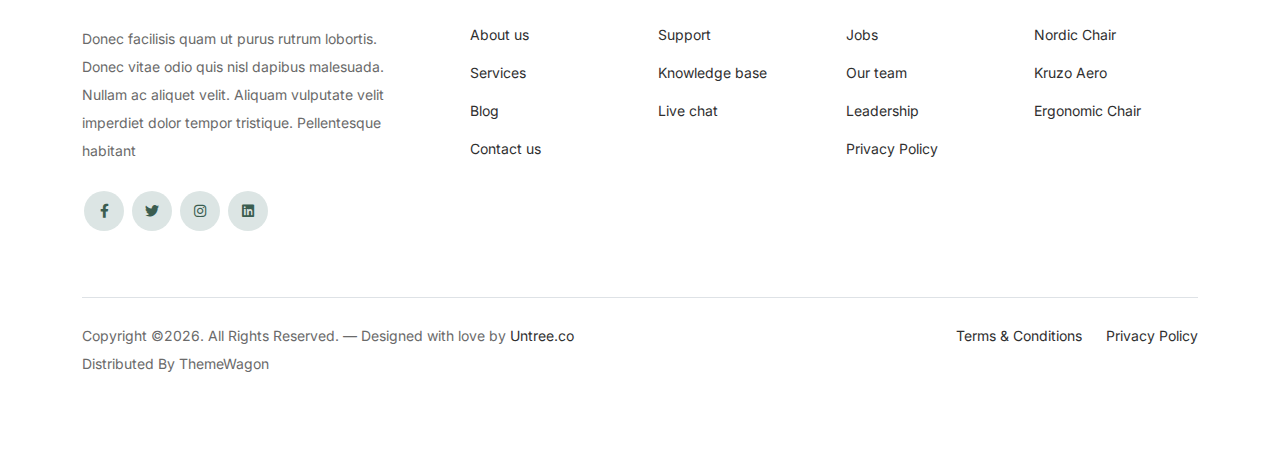
<file: contact.html>
<!-- /*
* Bootstrap 5
* Template Name: Furni
* Template Author: Untree.co
* Template URI: https://untree.co/
* License: https://creativecommons.org/licenses/by/3.0/
*/ -->
<!doctype html>
<html lang="en">
<head>
  <meta charset="utf-8">
  <meta name="viewport" content="width=device-width, initial-scale=1, shrink-to-fit=no">
  <meta name="author" content="Untree.co">
  <link rel="shortcut icon" href="favicon.png">

  <meta name="description" content="" />
  <meta name="keywords" content="bootstrap, bootstrap4" />

		<!-- Bootstrap CSS -->
		<link href="css/bootstrap.min.css" rel="stylesheet">
		<link href="https://cdnjs.cloudflare.com/ajax/libs/font-awesome/6.0.0-beta3/css/all.min.css" rel="stylesheet">
		<link href="css/tiny-slider.css" rel="stylesheet">
		<link href="css/style.css" rel="stylesheet">
		<title>Furni Free Bootstrap 5 Template for Furniture and Interior Design Websites by Untree.co </title>
	</head>

	<body>

		<!-- Start Header/Navigation -->
		<nav class="custom-navbar navbar navbar navbar-expand-md navbar-dark bg-dark" arial-label="Furni navigation bar">

			<div class="container">
				<a class="navbar-brand" href="index.html">Furni<span>.</span></a>

				<button class="navbar-toggler" type="button" data-bs-toggle="collapse" data-bs-target="#navbarsFurni" aria-controls="navbarsFurni" aria-expanded="false" aria-label="Toggle navigation">
					<span class="navbar-toggler-icon"></span>
				</button>

				<div class="collapse navbar-collapse" id="navbarsFurni">
					<ul class="custom-navbar-nav navbar-nav ms-auto mb-2 mb-md-0">
						<li class="nav-item">
							<a class="nav-link" href="index.html">Home</a>
						</li>
						<li><a class="nav-link" href="shop.html">Shop</a></li>
						<li><a class="nav-link" href="about.html">About us</a></li>
						<li><a class="nav-link" href="services.html">Services</a></li>
						<li><a class="nav-link" href="blog.html">Blog</a></li>
						<li class="active"><a class="nav-link" href="contact.html">Contact us</a></li>
					</ul>

					<ul class="custom-navbar-cta navbar-nav mb-2 mb-md-0 ms-5">
						<li><a class="nav-link" href="#"><img src="images/user.svg"></a></li>
						<li><a class="nav-link" href="cart.html"><img src="images/cart.svg"></a></li>
					</ul>
				</div>
			</div>
				
		</nav>
		<!-- End Header/Navigation -->

		<!-- Start Hero Section -->
			<div class="hero">
				<div class="container">
					<div class="row justify-content-between">
						<div class="col-lg-5">
							<div class="intro-excerpt">
								<h1>Contact</h1>
								<p class="mb-4">Donec vitae odio quis nisl dapibus malesuada. Nullam ac aliquet velit. Aliquam vulputate velit imperdiet dolor tempor tristique.</p>
								<p><a href="" class="btn btn-secondary me-2">Shop Now</a><a href="#" class="btn btn-white-outline">Explore</a></p>
							</div>
						</div>
						<div class="col-lg-7">
							<div class="hero-img-wrap">
								<img src="images/couch.png" class="img-fluid">
							</div>
						</div>
					</div>
				</div>
			</div>
		<!-- End Hero Section -->

		
		<!-- Start Contact Form -->
		<div class="untree_co-section">
      <div class="container">

        <div class="block">
          <div class="row justify-content-center">


            <div class="col-md-8 col-lg-8 pb-4">


              <div class="row mb-5">
                <div class="col-lg-4">
                  <div  class="service no-shadow align-items-center link horizontal d-flex active" data-aos="fade-left" data-aos-delay="0">
                    <div class="service-icon color-1 mb-4">
                      <svg xmlns="http://www.w3.org/2000/svg" width="16" height="16" fill="currentColor" class="bi bi-geo-alt-fill" viewBox="0 0 16 16">
                        <path d="M8 16s6-5.686 6-10A6 6 0 0 0 2 6c0 4.314 6 10 6 10zm0-7a3 3 0 1 1 0-6 3 3 0 0 1 0 6z"/>
                      </svg>
                    </div> <!-- /.icon -->
                    <div class="service-contents">
                      <p>43 Raymouth Rd. Baltemoer, London 3910</p>
                    </div> <!-- /.service-contents-->
                  </div> <!-- /.service -->
                </div>

                <div class="col-lg-4">
                  <div  class="service no-shadow align-items-center link horizontal d-flex active" data-aos="fade-left" data-aos-delay="0">
                    <div class="service-icon color-1 mb-4">
                      <svg xmlns="http://www.w3.org/2000/svg" width="16" height="16" fill="currentColor" class="bi bi-envelope-fill" viewBox="0 0 16 16">
                        <path d="M.05 3.555A2 2 0 0 1 2 2h12a2 2 0 0 1 1.95 1.555L8 8.414.05 3.555zM0 4.697v7.104l5.803-3.558L0 4.697zM6.761 8.83l-6.57 4.027A2 2 0 0 0 2 14h12a2 2 0 0 0 1.808-1.144l-6.57-4.027L8 9.586l-1.239-.757zm3.436-.586L16 11.801V4.697l-5.803 3.546z"/>
                      </svg>
                    </div> <!-- /.icon -->
                    <div class="service-contents">
                      <p>info@yourdomain.com</p>
                    </div> <!-- /.service-contents-->
                  </div> <!-- /.service -->
                </div>

                <div class="col-lg-4">
                  <div  class="service no-shadow align-items-center link horizontal d-flex active" data-aos="fade-left" data-aos-delay="0">
                    <div class="service-icon color-1 mb-4">
                      <svg xmlns="http://www.w3.org/2000/svg" width="16" height="16" fill="currentColor" class="bi bi-telephone-fill" viewBox="0 0 16 16">
                        <path fill-rule="evenodd" d="M1.885.511a1.745 1.745 0 0 1 2.61.163L6.29 2.98c.329.423.445.974.315 1.494l-.547 2.19a.678.678 0 0 0 .178.643l2.457 2.457a.678.678 0 0 0 .644.178l2.189-.547a1.745 1.745 0 0 1 1.494.315l2.306 1.794c.829.645.905 1.87.163 2.611l-1.034 1.034c-.74.74-1.846 1.065-2.877.702a18.634 18.634 0 0 1-7.01-4.42 18.634 18.634 0 0 1-4.42-7.009c-.362-1.03-.037-2.137.703-2.877L1.885.511z"/>
                      </svg>
                    </div> <!-- /.icon -->
                    <div class="service-contents">
                      <p>+1 294 3925 3939</p>
                    </div> <!-- /.service-contents-->
                  </div> <!-- /.service -->
                </div>
              </div>

              <form>
                <div class="row">
                  <div class="col-6">
                    <div class="form-group">
                      <label class="text-black" for="fname">First name</label>
                      <input type="text" class="form-control" id="fname">
                    </div>
                  </div>
                  <div class="col-6">
                    <div class="form-group">
                      <label class="text-black" for="lname">Last name</label>
                      <input type="text" class="form-control" id="lname">
                    </div>
                  </div>
                </div>
                <div class="form-group">
                  <label class="text-black" for="email">Email address</label>
                  <input type="email" class="form-control" id="email">
                </div>

                <div class="form-group mb-5">
                  <label class="text-black" for="message">Message</label>
                  <textarea name="" class="form-control" id="message" cols="30" rows="5"></textarea>
                </div>

                <button type="submit" class="btn btn-primary-hover-outline">Send Message</button>
              </form>

            </div>

          </div>

        </div>

      </div>


    </div>
  </div>

  <!-- End Contact Form -->

		

		<!-- Start Footer Section -->
		<footer class="footer-section">
			<div class="container relative">

				<div class="sofa-img">
					<img src="images/sofa.png" alt="Image" class="img-fluid">
				</div>

				<div class="row">
					<div class="col-lg-8">
						<div class="subscription-form">
							<h3 class="d-flex align-items-center"><span class="me-1"><img src="images/envelope-outline.svg" alt="Image" class="img-fluid"></span><span>Subscribe to Newsletter</span></h3>

							<form action="#" class="row g-3">
								<div class="col-auto">
									<input type="text" class="form-control" placeholder="Enter your name">
								</div>
								<div class="col-auto">
									<input type="email" class="form-control" placeholder="Enter your email">
								</div>
								<div class="col-auto">
									<button class="btn btn-primary">
										<span class="fa fa-paper-plane"></span>
									</button>
								</div>
							</form>

						</div>
					</div>
				</div>

				<div class="row g-5 mb-5">
					<div class="col-lg-4">
						<div class="mb-4 footer-logo-wrap"><a href="#" class="footer-logo">Furni<span>.</span></a></div>
						<p class="mb-4">Donec facilisis quam ut purus rutrum lobortis. Donec vitae odio quis nisl dapibus malesuada. Nullam ac aliquet velit. Aliquam vulputate velit imperdiet dolor tempor tristique. Pellentesque habitant</p>

						<ul class="list-unstyled custom-social">
							<li><a href="#"><span class="fa fa-brands fa-facebook-f"></span></a></li>
							<li><a href="#"><span class="fa fa-brands fa-twitter"></span></a></li>
							<li><a href="#"><span class="fa fa-brands fa-instagram"></span></a></li>
							<li><a href="#"><span class="fa fa-brands fa-linkedin"></span></a></li>
						</ul>
					</div>

					<div class="col-lg-8">
						<div class="row links-wrap">
							<div class="col-6 col-sm-6 col-md-3">
								<ul class="list-unstyled">
									<li><a href="#">About us</a></li>
									<li><a href="#">Services</a></li>
									<li><a href="#">Blog</a></li>
									<li><a href="#">Contact us</a></li>
								</ul>
							</div>

							<div class="col-6 col-sm-6 col-md-3">
								<ul class="list-unstyled">
									<li><a href="#">Support</a></li>
									<li><a href="#">Knowledge base</a></li>
									<li><a href="#">Live chat</a></li>
								</ul>
							</div>

							<div class="col-6 col-sm-6 col-md-3">
								<ul class="list-unstyled">
									<li><a href="#">Jobs</a></li>
									<li><a href="#">Our team</a></li>
									<li><a href="#">Leadership</a></li>
									<li><a href="#">Privacy Policy</a></li>
								</ul>
							</div>

							<div class="col-6 col-sm-6 col-md-3">
								<ul class="list-unstyled">
									<li><a href="#">Nordic Chair</a></li>
									<li><a href="#">Kruzo Aero</a></li>
									<li><a href="#">Ergonomic Chair</a></li>
								</ul>
							</div>
						</div>
					</div>

				</div>

				<div class="border-top copyright">
					<div class="row pt-4">
						<div class="col-lg-6">
							<p class="mb-2 text-center text-lg-start">Copyright &copy;<script>document.write(new Date().getFullYear());</script>. All Rights Reserved. &mdash; Designed with love by <a href="https://untree.co">Untree.co</a> Distributed By <a hreff="https://themewagon.com">ThemeWagon</a>  <!-- License information: https://untree.co/license/ -->
            </p>
						</div>

						<div class="col-lg-6 text-center text-lg-end">
							<ul class="list-unstyled d-inline-flex ms-auto">
								<li class="me-4"><a href="#">Terms &amp; Conditions</a></li>
								<li><a href="#">Privacy Policy</a></li>
							</ul>
						</div>

					</div>
				</div>

			</div>
		</footer>
		<!-- End Footer Section -->	


		<script src="js/bootstrap.bundle.min.js"></script>
		<script src="js/tiny-slider.js"></script>
		<script src="js/custom.js"></script>
	</body>

</html>
</file>
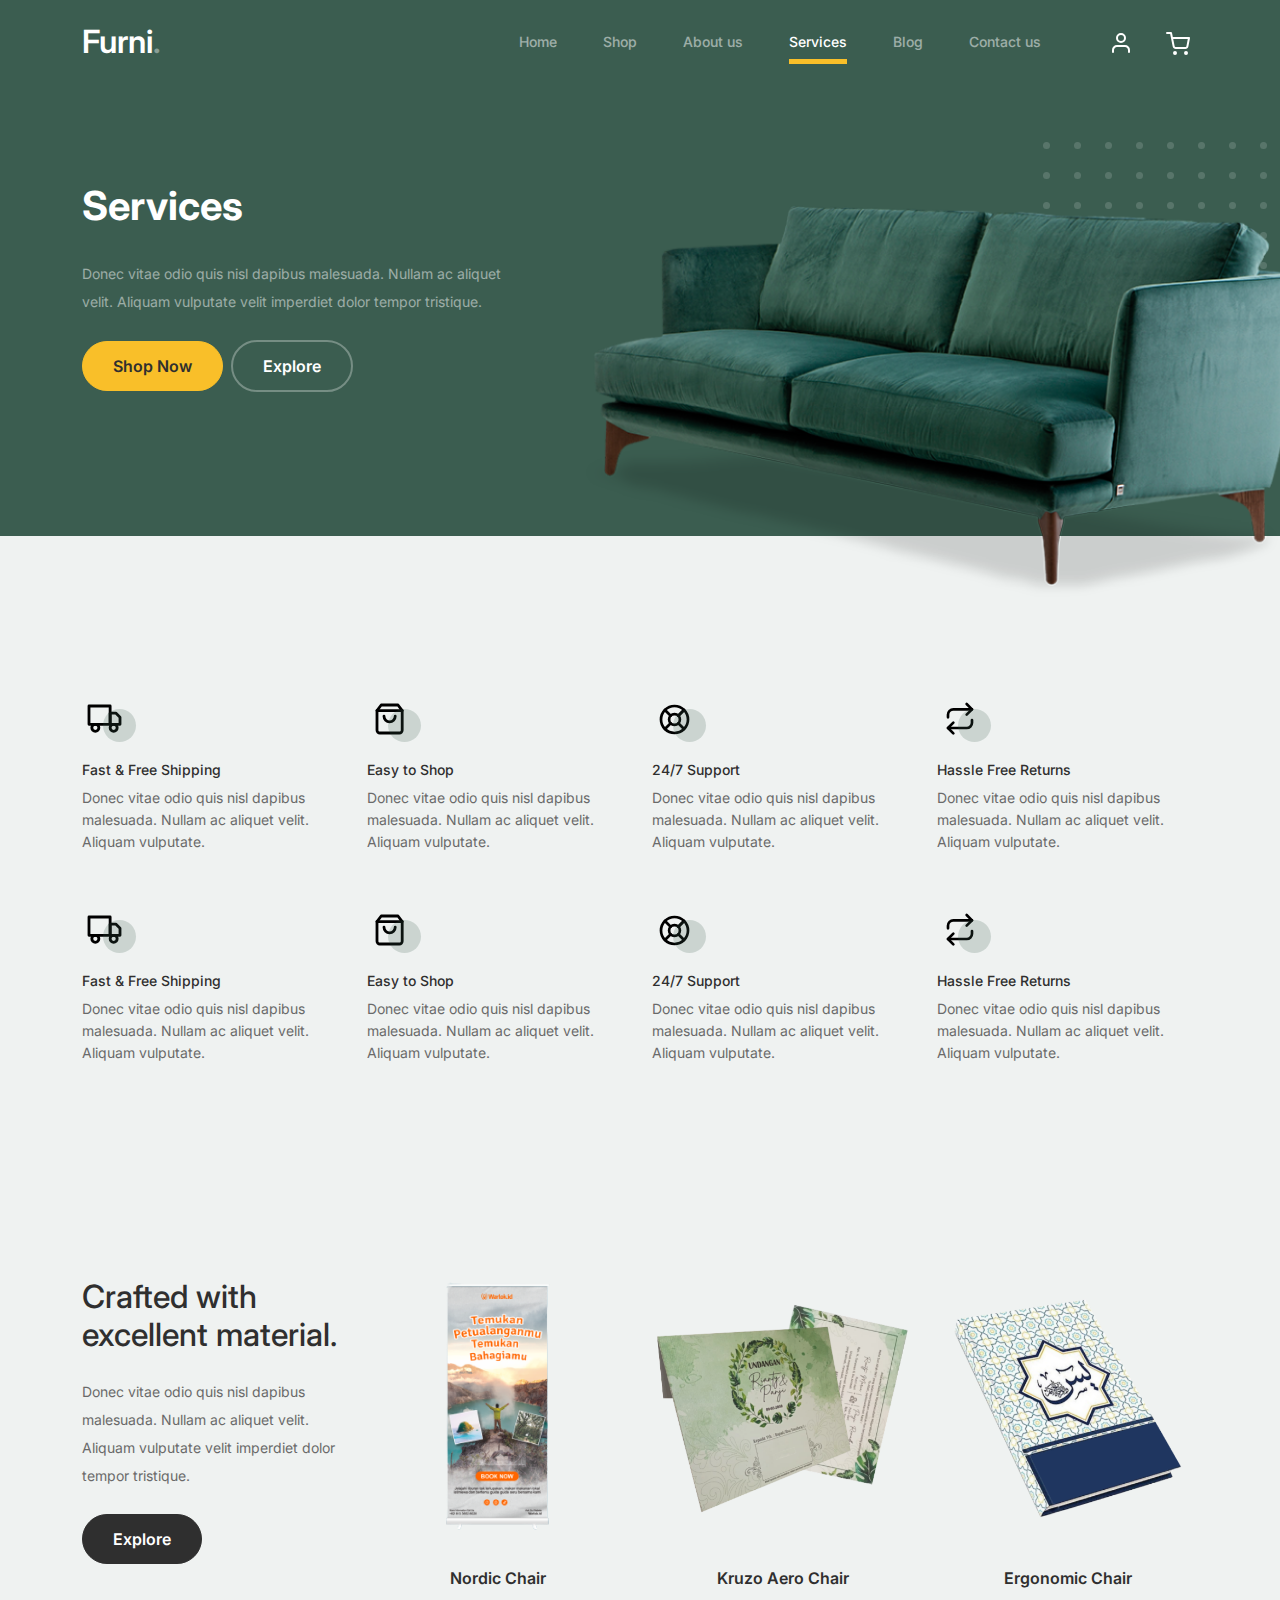
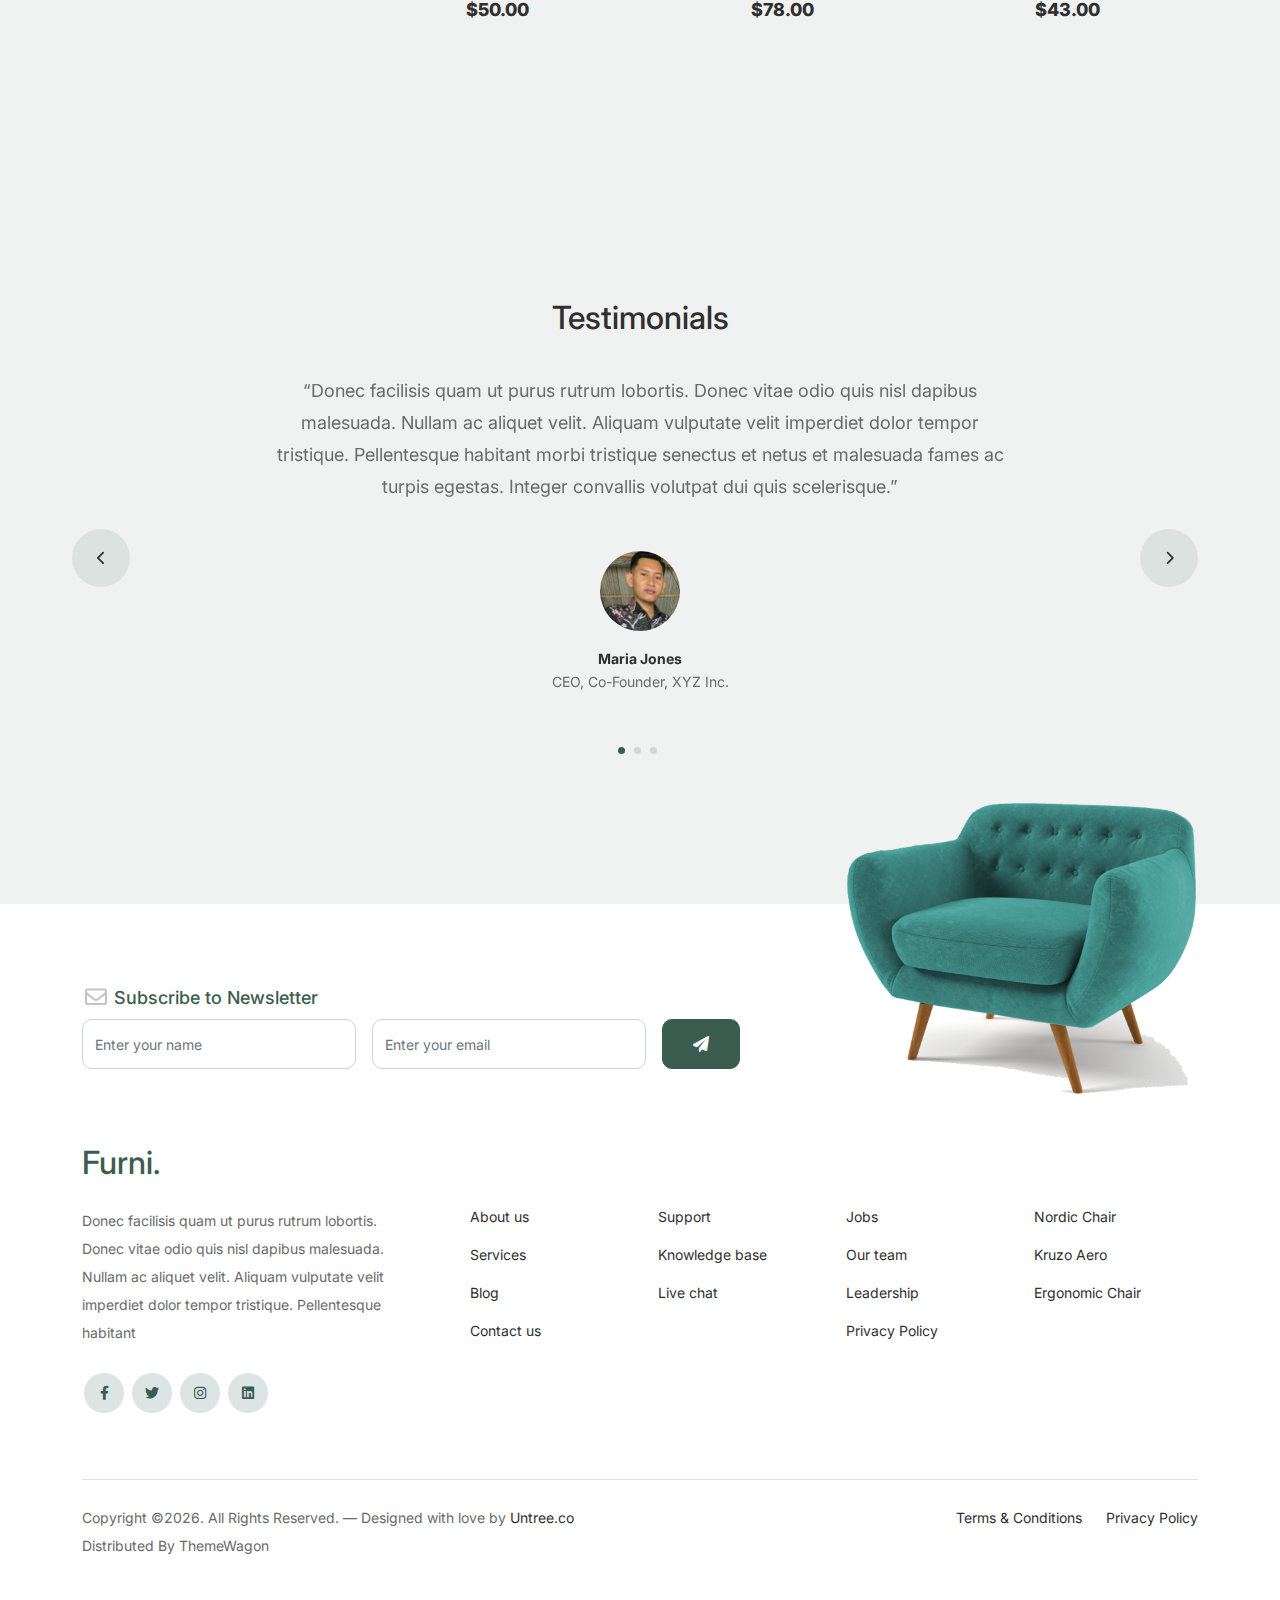
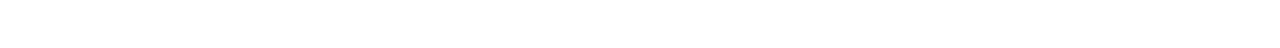
<file: services.html>
<!-- /*
* Bootstrap 5
* Template Name: Furni
* Template Author: Untree.co
* Template URI: https://untree.co/
* License: https://creativecommons.org/licenses/by/3.0/
*/ -->
<!doctype html>
<html lang="en">
<head>
  <meta charset="utf-8">
  <meta name="viewport" content="width=device-width, initial-scale=1, shrink-to-fit=no">
  <meta name="author" content="Untree.co">
  <link rel="shortcut icon" href="favicon.png">

  <meta name="description" content="" />
  <meta name="keywords" content="bootstrap, bootstrap4" />

		<!-- Bootstrap CSS -->
		<link href="css/bootstrap.min.css" rel="stylesheet">
		<link href="https://cdnjs.cloudflare.com/ajax/libs/font-awesome/6.0.0-beta3/css/all.min.css" rel="stylesheet">
		<link href="css/tiny-slider.css" rel="stylesheet">
		<link href="css/style.css" rel="stylesheet">
		<title>Furni Free Bootstrap 5 Template for Furniture and Interior Design Websites by Untree.co </title>
	</head>

	<body>

		<!-- Start Header/Navigation -->
		<nav class="custom-navbar navbar navbar navbar-expand-md navbar-dark bg-dark" arial-label="Furni navigation bar">

			<div class="container">
				<a class="navbar-brand" href="index.html">Furni<span>.</span></a>

				<button class="navbar-toggler" type="button" data-bs-toggle="collapse" data-bs-target="#navbarsFurni" aria-controls="navbarsFurni" aria-expanded="false" aria-label="Toggle navigation">
					<span class="navbar-toggler-icon"></span>
				</button>

				<div class="collapse navbar-collapse" id="navbarsFurni">
					<ul class="custom-navbar-nav navbar-nav ms-auto mb-2 mb-md-0">
						<li class="nav-item">
							<a class="nav-link" href="index.html">Home</a>
						</li>
						<li><a class="nav-link" href="shop.html">Shop</a></li>
						<li><a class="nav-link" href="about.html">About us</a></li>
						<li class="active"><a class="nav-link" href="services.html">Services</a></li>
						<li><a class="nav-link" href="blog.html">Blog</a></li>
						<li><a class="nav-link" href="contact.html">Contact us</a></li>
					</ul>

					<ul class="custom-navbar-cta navbar-nav mb-2 mb-md-0 ms-5">
						<li><a class="nav-link" href="#"><img src="images/user.svg"></a></li>
						<li><a class="nav-link" href="cart.html"><img src="images/cart.svg"></a></li>
					</ul>
				</div>
			</div>
				
		</nav>
		<!-- End Header/Navigation -->

		<!-- Start Hero Section -->
			<div class="hero">
				<div class="container">
					<div class="row justify-content-between">
						<div class="col-lg-5">
							<div class="intro-excerpt">
								<h1>Services</h1>
								<p class="mb-4">Donec vitae odio quis nisl dapibus malesuada. Nullam ac aliquet velit. Aliquam vulputate velit imperdiet dolor tempor tristique.</p>
								<p><a href="" class="btn btn-secondary me-2">Shop Now</a><a href="#" class="btn btn-white-outline">Explore</a></p>
							</div>
						</div>
						<div class="col-lg-7">
							<div class="hero-img-wrap">
								<img src="images/couch.png" class="img-fluid">
							</div>
						</div>
					</div>
				</div>
			</div>
		<!-- End Hero Section -->

		

		<!-- Start Why Choose Us Section -->
		<div class="why-choose-section">
			<div class="container">
				
				
				<div class="row my-5">
					<div class="col-6 col-md-6 col-lg-3 mb-4">
						<div class="feature">
							<div class="icon">
								<img src="images/truck.svg" alt="Image" class="imf-fluid">
							</div>
							<h3>Fast &amp; Free Shipping</h3>
							<p>Donec vitae odio quis nisl dapibus malesuada. Nullam ac aliquet velit. Aliquam vulputate.</p>
						</div>
					</div>

					<div class="col-6 col-md-6 col-lg-3 mb-4">
						<div class="feature">
							<div class="icon">
								<img src="images/bag.svg" alt="Image" class="imf-fluid">
							</div>
							<h3>Easy to Shop</h3>
							<p>Donec vitae odio quis nisl dapibus malesuada. Nullam ac aliquet velit. Aliquam vulputate.</p>
						</div>
					</div>

					<div class="col-6 col-md-6 col-lg-3 mb-4">
						<div class="feature">
							<div class="icon">
								<img src="images/support.svg" alt="Image" class="imf-fluid">
							</div>
							<h3>24/7 Support</h3>
							<p>Donec vitae odio quis nisl dapibus malesuada. Nullam ac aliquet velit. Aliquam vulputate.</p>
						</div>
					</div>

					<div class="col-6 col-md-6 col-lg-3 mb-4">
						<div class="feature">
							<div class="icon">
								<img src="images/return.svg" alt="Image" class="imf-fluid">
							</div>
							<h3>Hassle Free Returns</h3>
							<p>Donec vitae odio quis nisl dapibus malesuada. Nullam ac aliquet velit. Aliquam vulputate.</p>
						</div>
					</div>

					<div class="col-6 col-md-6 col-lg-3 mb-4">
						<div class="feature">
							<div class="icon">
								<img src="images/truck.svg" alt="Image" class="imf-fluid">
							</div>
							<h3>Fast &amp; Free Shipping</h3>
							<p>Donec vitae odio quis nisl dapibus malesuada. Nullam ac aliquet velit. Aliquam vulputate.</p>
						</div>
					</div>

					<div class="col-6 col-md-6 col-lg-3 mb-4">
						<div class="feature">
							<div class="icon">
								<img src="images/bag.svg" alt="Image" class="imf-fluid">
							</div>
							<h3>Easy to Shop</h3>
							<p>Donec vitae odio quis nisl dapibus malesuada. Nullam ac aliquet velit. Aliquam vulputate.</p>
						</div>
					</div>

					<div class="col-6 col-md-6 col-lg-3 mb-4">
						<div class="feature">
							<div class="icon">
								<img src="images/support.svg" alt="Image" class="imf-fluid">
							</div>
							<h3>24/7 Support</h3>
							<p>Donec vitae odio quis nisl dapibus malesuada. Nullam ac aliquet velit. Aliquam vulputate.</p>
						</div>
					</div>

					<div class="col-6 col-md-6 col-lg-3 mb-4">
						<div class="feature">
							<div class="icon">
								<img src="images/return.svg" alt="Image" class="imf-fluid">
							</div>
							<h3>Hassle Free Returns</h3>
							<p>Donec vitae odio quis nisl dapibus malesuada. Nullam ac aliquet velit. Aliquam vulputate.</p>
						</div>
					</div>

				</div>
			
			</div>
		</div>
		<!-- End Why Choose Us Section -->

		<!-- Start Product Section -->
		<div class="product-section pt-0">
			<div class="container">
				<div class="row">

					<!-- Start Column 1 -->
					<div class="col-md-12 col-lg-3 mb-5 mb-lg-0">
						<h2 class="mb-4 section-title">Crafted with excellent material.</h2>
						<p class="mb-4">Donec vitae odio quis nisl dapibus malesuada. Nullam ac aliquet velit. Aliquam vulputate velit imperdiet dolor tempor tristique. </p>
						<p><a href="#" class="btn">Explore</a></p>
					</div> 
					<!-- End Column 1 -->

					<!-- Start Column 2 -->
					<div class="col-12 col-md-4 col-lg-3 mb-5 mb-md-0">
						<a class="product-item" href="#">
							<img src="images/product-1.png" class="img-fluid product-thumbnail">
							<h3 class="product-title">Nordic Chair</h3>
							<strong class="product-price">$50.00</strong>

							<span class="icon-cross">
								<img src="images/cross.svg" class="img-fluid">
							</span>
						</a>
					</div> 
					<!-- End Column 2 -->

					<!-- Start Column 3 -->
					<div class="col-12 col-md-4 col-lg-3 mb-5 mb-md-0">
						<a class="product-item" href="#">
							<img src="images/product-2.png" class="img-fluid product-thumbnail">
							<h3 class="product-title">Kruzo Aero Chair</h3>
							<strong class="product-price">$78.00</strong>

							<span class="icon-cross">
								<img src="images/cross.svg" class="img-fluid">
							</span>
						</a>
					</div>
					<!-- End Column 3 -->

					<!-- Start Column 4 -->
					<div class="col-12 col-md-4 col-lg-3 mb-5 mb-md-0">
						<a class="product-item" href="#">
							<img src="images/product-3.png" class="img-fluid product-thumbnail">
							<h3 class="product-title">Ergonomic Chair</h3>
							<strong class="product-price">$43.00</strong>

							<span class="icon-cross">
								<img src="images/cross.svg" class="img-fluid">
							</span>
						</a>
					</div>
					<!-- End Column 4 -->

				</div>
			</div>
		</div>
		<!-- End Product Section -->

		

		<!-- Start Testimonial Slider -->
		<div class="testimonial-section before-footer-section">
			<div class="container">
				<div class="row">
					<div class="col-lg-7 mx-auto text-center">
						<h2 class="section-title">Testimonials</h2>
					</div>
				</div>

				<div class="row justify-content-center">
					<div class="col-lg-12">
						<div class="testimonial-slider-wrap text-center">

							<div id="testimonial-nav">
								<span class="prev" data-controls="prev"><span class="fa fa-chevron-left"></span></span>
								<span class="next" data-controls="next"><span class="fa fa-chevron-right"></span></span>
							</div>

							<div class="testimonial-slider">
								
								<div class="item">
									<div class="row justify-content-center">
										<div class="col-lg-8 mx-auto">

											<div class="testimonial-block text-center">
												<blockquote class="mb-5">
													<p>&ldquo;Donec facilisis quam ut purus rutrum lobortis. Donec vitae odio quis nisl dapibus malesuada. Nullam ac aliquet velit. Aliquam vulputate velit imperdiet dolor tempor tristique. Pellentesque habitant morbi tristique senectus et netus et malesuada fames ac turpis egestas. Integer convallis volutpat dui quis scelerisque.&rdquo;</p>
												</blockquote>

												<div class="author-info">
													<div class="author-pic">
														<img src="images/person-1.png" alt="Maria Jones" class="img-fluid">
													</div>
													<h3 class="font-weight-bold">Maria Jones</h3>
													<span class="position d-block mb-3">CEO, Co-Founder, XYZ Inc.</span>
												</div>
											</div>

										</div>
									</div>
								</div> 
								<!-- END item -->

								<div class="item">
									<div class="row justify-content-center">
										<div class="col-lg-8 mx-auto">

											<div class="testimonial-block text-center">
												<blockquote class="mb-5">
													<p>&ldquo;Donec facilisis quam ut purus rutrum lobortis. Donec vitae odio quis nisl dapibus malesuada. Nullam ac aliquet velit. Aliquam vulputate velit imperdiet dolor tempor tristique. Pellentesque habitant morbi tristique senectus et netus et malesuada fames ac turpis egestas. Integer convallis volutpat dui quis scelerisque.&rdquo;</p>
												</blockquote>

												<div class="author-info">
													<div class="author-pic">
														<img src="images/person-1.png" alt="Maria Jones" class="img-fluid">
													</div>
													<h3 class="font-weight-bold">Maria Jones</h3>
													<span class="position d-block mb-3">CEO, Co-Founder, XYZ Inc.</span>
												</div>
											</div>

										</div>
									</div>
								</div> 
								<!-- END item -->

								<div class="item">
									<div class="row justify-content-center">
										<div class="col-lg-8 mx-auto">

											<div class="testimonial-block text-center">
												<blockquote class="mb-5">
													<p>&ldquo;Donec facilisis quam ut purus rutrum lobortis. Donec vitae odio quis nisl dapibus malesuada. Nullam ac aliquet velit. Aliquam vulputate velit imperdiet dolor tempor tristique. Pellentesque habitant morbi tristique senectus et netus et malesuada fames ac turpis egestas. Integer convallis volutpat dui quis scelerisque.&rdquo;</p>
												</blockquote>

												<div class="author-info">
													<div class="author-pic">
														<img src="images/person-1.png" alt="Maria Jones" class="img-fluid">
													</div>
													<h3 class="font-weight-bold">Maria Jones</h3>
													<span class="position d-block mb-3">CEO, Co-Founder, XYZ Inc.</span>
												</div>
											</div>

										</div>
									</div>
								</div> 
								<!-- END item -->

							</div>

						</div>
					</div>
				</div>
			</div>
		</div>
		<!-- End Testimonial Slider -->

		

		<!-- Start Footer Section -->
		<footer class="footer-section">
			<div class="container relative">

				<div class="sofa-img">
					<img src="images/sofa.png" alt="Image" class="img-fluid">
				</div>

				<div class="row">
					<div class="col-lg-8">
						<div class="subscription-form">
							<h3 class="d-flex align-items-center"><span class="me-1"><img src="images/envelope-outline.svg" alt="Image" class="img-fluid"></span><span>Subscribe to Newsletter</span></h3>

							<form action="#" class="row g-3">
								<div class="col-auto">
									<input type="text" class="form-control" placeholder="Enter your name">
								</div>
								<div class="col-auto">
									<input type="email" class="form-control" placeholder="Enter your email">
								</div>
								<div class="col-auto">
									<button class="btn btn-primary">
										<span class="fa fa-paper-plane"></span>
									</button>
								</div>
							</form>

						</div>
					</div>
				</div>

				<div class="row g-5 mb-5">
					<div class="col-lg-4">
						<div class="mb-4 footer-logo-wrap"><a href="#" class="footer-logo">Furni<span>.</span></a></div>
						<p class="mb-4">Donec facilisis quam ut purus rutrum lobortis. Donec vitae odio quis nisl dapibus malesuada. Nullam ac aliquet velit. Aliquam vulputate velit imperdiet dolor tempor tristique. Pellentesque habitant</p>

						<ul class="list-unstyled custom-social">
							<li><a href="#"><span class="fa fa-brands fa-facebook-f"></span></a></li>
							<li><a href="#"><span class="fa fa-brands fa-twitter"></span></a></li>
							<li><a href="#"><span class="fa fa-brands fa-instagram"></span></a></li>
							<li><a href="#"><span class="fa fa-brands fa-linkedin"></span></a></li>
						</ul>
					</div>

					<div class="col-lg-8">
						<div class="row links-wrap">
							<div class="col-6 col-sm-6 col-md-3">
								<ul class="list-unstyled">
									<li><a href="#">About us</a></li>
									<li><a href="#">Services</a></li>
									<li><a href="#">Blog</a></li>
									<li><a href="#">Contact us</a></li>
								</ul>
							</div>

							<div class="col-6 col-sm-6 col-md-3">
								<ul class="list-unstyled">
									<li><a href="#">Support</a></li>
									<li><a href="#">Knowledge base</a></li>
									<li><a href="#">Live chat</a></li>
								</ul>
							</div>

							<div class="col-6 col-sm-6 col-md-3">
								<ul class="list-unstyled">
									<li><a href="#">Jobs</a></li>
									<li><a href="#">Our team</a></li>
									<li><a href="#">Leadership</a></li>
									<li><a href="#">Privacy Policy</a></li>
								</ul>
							</div>

							<div class="col-6 col-sm-6 col-md-3">
								<ul class="list-unstyled">
									<li><a href="#">Nordic Chair</a></li>
									<li><a href="#">Kruzo Aero</a></li>
									<li><a href="#">Ergonomic Chair</a></li>
								</ul>
							</div>
						</div>
					</div>

				</div>

				<div class="border-top copyright">
					<div class="row pt-4">
						<div class="col-lg-6">
							<p class="mb-2 text-center text-lg-start">Copyright &copy;<script>document.write(new Date().getFullYear());</script>. All Rights Reserved. &mdash; Designed with love by <a href="https://untree.co">Untree.co</a> Distributed By <a hreff="https://themewagon.com">ThemeWagon</a> <!-- License information: https://untree.co/license/ -->
            </p>
						</div>

						<div class="col-lg-6 text-center text-lg-end">
							<ul class="list-unstyled d-inline-flex ms-auto">
								<li class="me-4"><a href="#">Terms &amp; Conditions</a></li>
								<li><a href="#">Privacy Policy</a></li>
							</ul>
						</div>

					</div>
				</div>

			</div>
		</footer>
		<!-- End Footer Section -->	


		<script src="js/bootstrap.bundle.min.js"></script>
		<script src="js/tiny-slider.js"></script>
		<script src="js/custom.js"></script>
	</body>

</html>
</file>
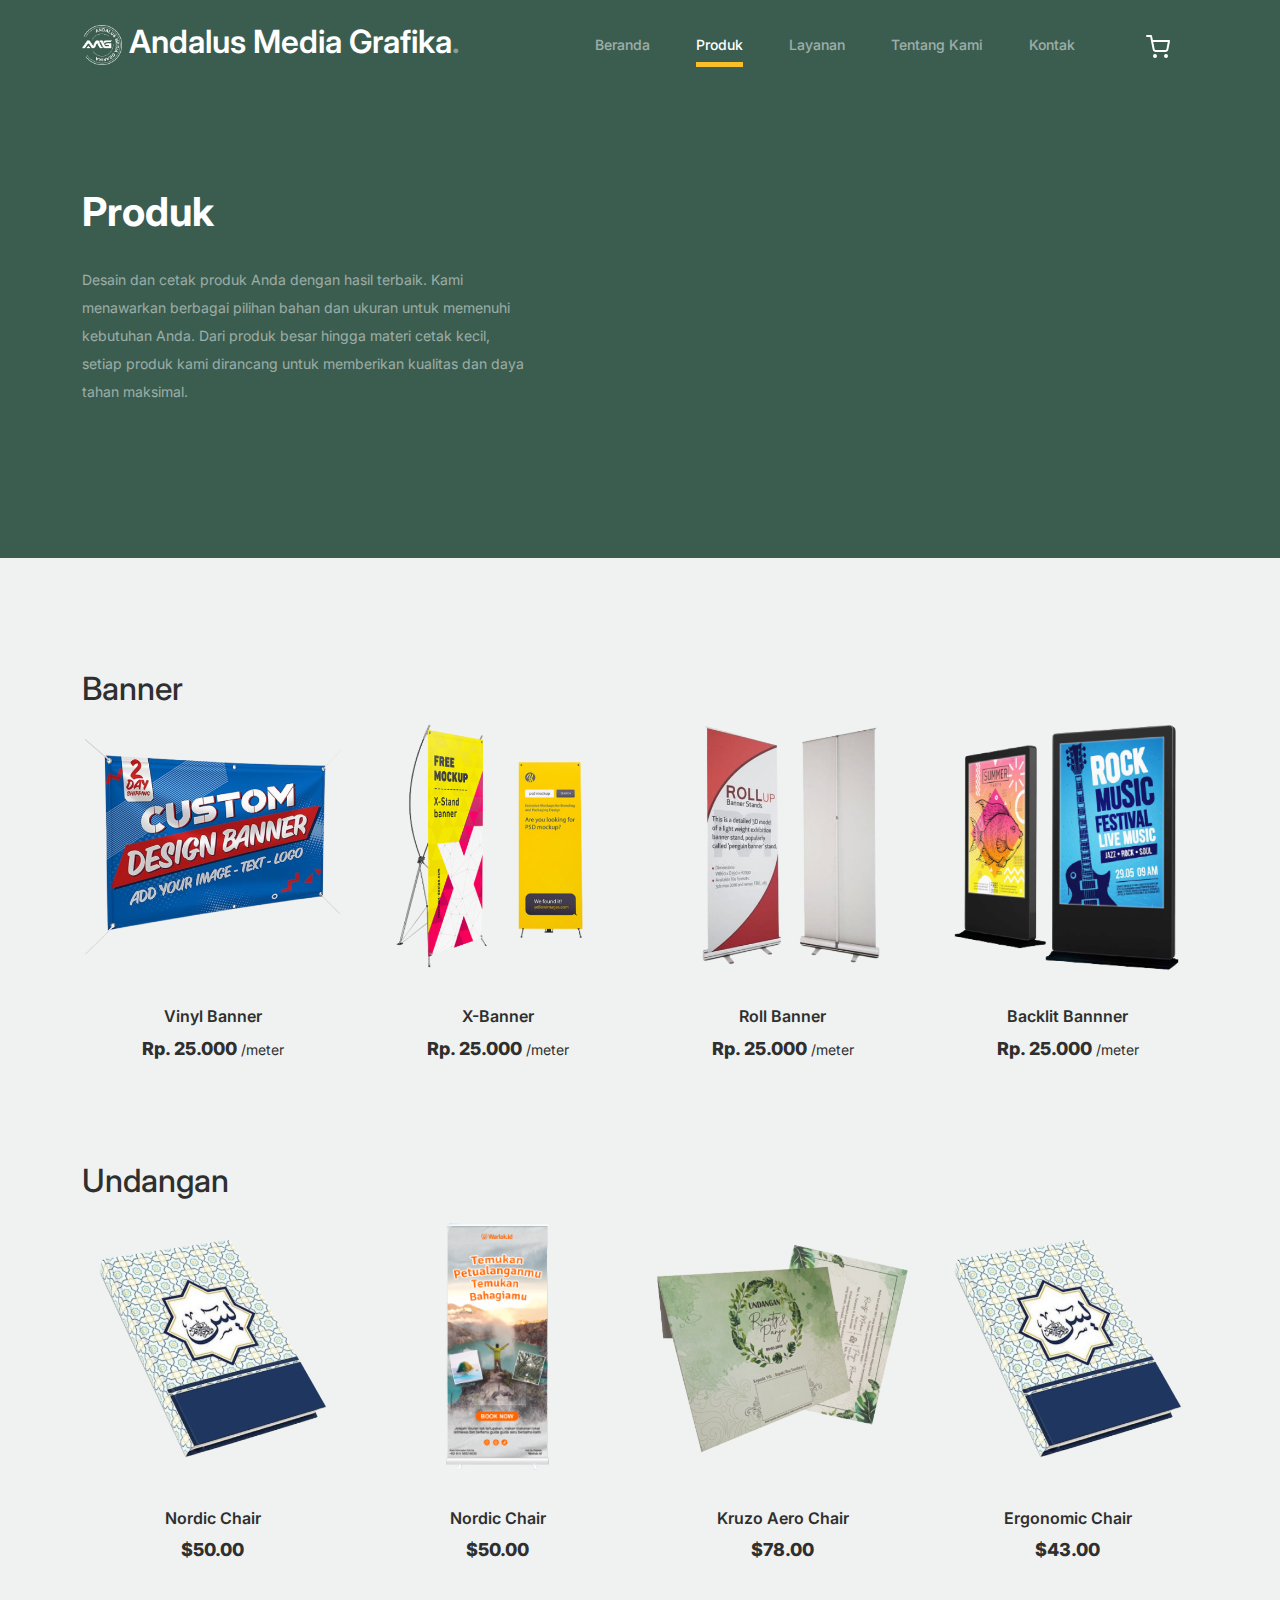
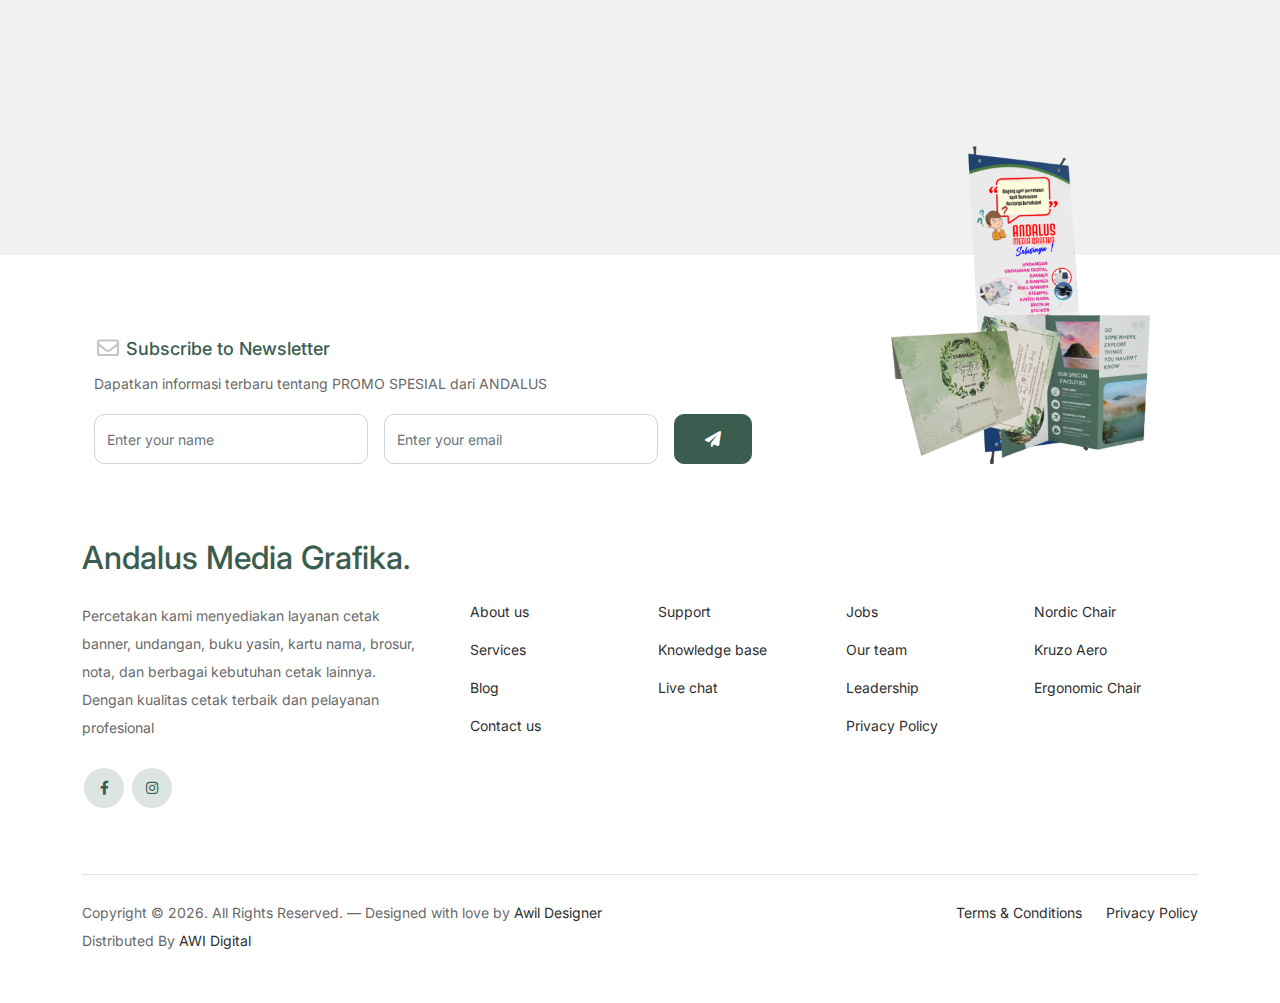
<file: shop.html>
<!-- /*
* Bootstrap 5
* Template Name: Furni
* Template Author: Untree.co
* Template URI: https://untree.co/
* License: https://creativecommons.org/licenses/by/3.0/
*/ -->
<!doctype html>
<html lang="en">

<head>
	<meta charset="utf-8">
	<meta name="viewport" content="width=device-width, initial-scale=1, shrink-to-fit=no">
	<meta name="author" content="Untree.co">
	<link rel="shortcut icon" href="favicon.png">

	<meta name="description" content="" />
	<meta name="keywords" content="bootstrap, bootstrap4" />

	<!-- Bootstrap CSS -->
	<link href="css/bootstrap.min.css" rel="stylesheet">
	<link href="https://cdnjs.cloudflare.com/ajax/libs/font-awesome/6.0.0-beta3/css/all.min.css" rel="stylesheet">
	<link href="css/tiny-slider.css" rel="stylesheet">
	<link href="css/style.css" rel="stylesheet">
	<link rel="icon" href="images/favicon.ico" type="image/x-icon">
	<title>Andalus Media Grafika</title>

</head>

<body>

	<!-- Start Header/Navigation -->
	<nav class="custom-navbar navbar navbar navbar-expand-md navbar-dark bg-dark" arial-label="Furni navigation bar">

		<div class="container">
			<a class="navbar-brand" href="index.html">
				<img src="images/andaluswhite.png" alt="Furni Logo" style="height: 40px;">
				Andalus Media Grafika<span>.</span>
			</a>

			<button class="navbar-toggler" type="button" data-bs-toggle="collapse" data-bs-target="#navbarsFurni"
				aria-controls="navbarsFurni" aria-expanded="false" aria-label="Toggle navigation">
				<span class="navbar-toggler-icon"></span>
			</button>

			<div class="collapse navbar-collapse" id="navbarsFurni">
				<ul class="custom-navbar-nav navbar-nav ms-auto mb-2 mb-md-0">
					<li><a class="nav-link" href="index.html">Beranda</a></li>
					<li class="nav-item active">
						<a class="nav-link" href="shop.html">Produk</a>
					</li>
					<li><a class="nav-link" href="services.html">Layanan</a></li>
					<li><a class="nav-link" href="about.html">Tentang Kami</a></li>
					<li><a class="nav-link" href="contact.html">Kontak</a></li>
				</ul>

				<ul class="custom-navbar-cta navbar-nav mb-2 mb-md-0 ms-5">
					<li><a class="nav-link" href="cart.html"><img src="images/cart.svg"></a></li>
				</ul>
			</div>
		</div>

	</nav>
	<!-- End Header/Navigation -->

	<!-- Start Hero Section -->
	<div class="hero">
		<div class="container">
			<div class="row justify-content-between">
				<div class="col-lg-5">
					<div class="intro-excerpt">
						<h1>Produk</h1>
						<p class="mb-4">Desain dan cetak produk Anda dengan hasil terbaik. Kami menawarkan berbagai
							pilihan bahan dan ukuran untuk memenuhi kebutuhan Anda. Dari produk besar hingga materi
							cetak kecil, setiap produk kami dirancang untuk memberikan kualitas dan daya tahan maksimal.
						</p>
					</div>
				</div>
				<div class="col-lg-7">

				</div>
			</div>
		</div>
	</div>
	<!-- End Hero Section -->



	<div class="untree_co-section product-section before-footer-section">
		<div class="container">
			<div class="row">
				<h2 class="section-title">Banner</h2>

				<!-- Start Column 1 -->
				<div class="col-12 col-md-4 col-lg-3 mb-5">
					<a class="product-item" href="#">
						<img src="images/vin-banner.png" class="img-fluid product-thumbnail">
						<h3 class="product-title">Vinyl Banner</h3>
						<strong class="product-price">Rp. 25.000</strong>
						<span>/meter</span>

						<span class="icon-cross">
							<img src="images/cross.svg" class="img-fluid">
						</span>
					</a>
				</div>
				<!-- End Column 1 -->

				<!-- Start Column 2 -->
				<div class="col-12 col-md-4 col-lg-3 mb-5">
					<a class="product-item" href="#">
						<img src="images/x-banner.png" class="img-fluid product-thumbnail">
						<h3 class="product-title">X-Banner</h3>
						<strong class="product-price">Rp. 25.000</strong>
						<span>/meter</span>

						<span class="icon-cross">
							<img src="images/cross.svg" class="img-fluid">
						</span>
					</a>
				</div>
				<!-- End Column 2 -->

				<!-- Start Column 3 -->
				<div class="col-12 col-md-4 col-lg-3 mb-5">
					<a class="product-item" href="#">
						<img src="images/rollbanner.png" class="img-fluid product-thumbnail">
						<h3 class="product-title">Roll Banner</h3>
						<strong class="product-price">Rp. 25.000</strong>
						<span>/meter</span>

						<span class="icon-cross">
							<img src="images/cross.svg" class="img-fluid">
						</span>
					</a>
				</div>
				<!-- End Column 3 -->

				<!-- Start Column 4 -->
				<div class="col-12 col-md-4 col-lg-3 mb-5">
					<a class="product-item" href="#">
						<img src="images/backlit.png" class="img-fluid product-thumbnail">
						<h3 class="product-title">Backlit Bannner</h3>
						<strong class="product-price">Rp. 25.000</strong>
						<span>/meter</span>

						<span class="icon-cross">
							<img src="images/cross.svg" class="img-fluid">
						</span>
					</a>
				</div>
				<!-- End Column 4 -->

				<h2 class="section-title" style="margin-bottom: 18px;">Undangan</h2>

				<!-- Start Column 1 -->
				<div class="col-12 col-md-4 col-lg-3 mb-5">
					<a class="product-item" href="#">
						<img src="images/product-3.png" class="img-fluid product-thumbnail">
						<h3 class="product-title">Nordic Chair</h3>
						<strong class="product-price">$50.00</strong>

						<span class="icon-cross">
							<img src="images/cross.svg" class="img-fluid">
						</span>
					</a>
				</div>
				<!-- End Column 1 -->

				<!-- Start Column 2 -->
				<div class="col-12 col-md-4 col-lg-3 mb-5">
					<a class="product-item" href="#">
						<img src="images/product-1.png" class="img-fluid product-thumbnail">
						<h3 class="product-title">Nordic Chair</h3>
						<strong class="product-price">$50.00</strong>

						<span class="icon-cross">
							<img src="images/cross.svg" class="img-fluid">
						</span>
					</a>
				</div>
				<!-- End Column 2 -->

				<!-- Start Column 3 -->
				<div class="col-12 col-md-4 col-lg-3 mb-5">
					<a class="product-item" href="#">
						<img src="images/product-2.png" class="img-fluid product-thumbnail">
						<h3 class="product-title">Kruzo Aero Chair</h3>
						<strong class="product-price">$78.00</strong>

						<span class="icon-cross">
							<img src="images/cross.svg" class="img-fluid">
						</span>
					</a>
				</div>
				<!-- End Column 3 -->

				<!-- Start Column 4 -->
				<div class="col-12 col-md-4 col-lg-3 mb-5">
					<a class="product-item" href="#">
						<img src="images/product-3.png" class="img-fluid product-thumbnail">
						<h3 class="product-title">Ergonomic Chair</h3>
						<strong class="product-price">$43.00</strong>

						<span class="icon-cross">
							<img src="images/cross.svg" class="img-fluid">
						</span>
					</a>
				</div>
				<!-- End Column 4 -->

			</div>
		</div>
	</div>


	<!-- Start Footer Section -->
	<footer class="footer-section" style="padding-bottom: 40px;">
		<div class="container relative">

			<div class="sofa-img">
				<img src="images/xbanner.png" alt="Image" class="img-fluid">
			</div>

			<div class="container">
				<div class="row">
					<div class="col-lg-8">
						<div class="subscription-form">
							<h3 class="d-flex align-items-center">
								<span class="me-1">
									<img src="images/envelope-outline.svg" alt="Image" class="img-fluid">
								</span>
								<span>Subscribe to Newsletter</span>
							</h3>
							<p>Dapatkan informasi terbaru tentang PROMO SPESIAL dari ANDALUS</p>
							<form id="subscriptionForm" class="row g-3">
								<div class="col-auto">
									<input type="text" id="name" class="form-control" placeholder="Enter your name"
										required>
								</div>
								<div class="col-auto">
									<input type="email" id="email" class="form-control" placeholder="Enter your email"
										required>
								</div>
								<div class="col-auto">
									<button type="submit" class="btn btn-primary">
										<span class="fa fa-paper-plane"></span>
									</button>
								</div>
							</form>
							<div id="notification" style="display:none; position: absolute; color: #333333;">Terima
								kasih sudah
								subscribe.</div>
						</div>
					</div>
				</div>
			</div>

			<div class="row g-5 mb-5">
				<div class="col-lg-4">
					<div class="mb-4 footer-logo-wrap"><a href="#" class="footer-logo">Andalus Media
							Grafika<span>.</span></a>
					</div>
					<p class="mb-4">Percetakan kami menyediakan layanan cetak banner, undangan, buku yasin, kartu nama,
						brosur, nota, dan berbagai kebutuhan cetak lainnya. Dengan kualitas cetak terbaik dan pelayanan
						profesional</p>

					<ul class="list-unstyled custom-social">
						<li><a href="https://www.facebook.com/profile.php?id=100006664426623" target="_blank"><span
									class=" fa fa-brands fa-facebook-f"></span></a></li>
						<li><a href="https://www.instagram.com/andalus_assamadinah/" target="_blank"><span
									class="fa fa-brands fa-instagram"></span></a></li>
					</ul>
				</div>

				<div class="col-lg-8">
					<div class="row links-wrap">
						<div class="col-6 col-sm-6 col-md-3">
							<ul class="list-unstyled">
								<li><a href="#">About us</a></li>
								<li><a href="#">Services</a></li>
								<li><a href="#">Blog</a></li>
								<li><a href="#">Contact us</a></li>
							</ul>
						</div>

						<div class="col-6 col-sm-6 col-md-3">
							<ul class="list-unstyled">
								<li><a href="#">Support</a></li>
								<li><a href="#">Knowledge base</a></li>
								<li><a href="#">Live chat</a></li>
							</ul>
						</div>

						<div class="col-6 col-sm-6 col-md-3">
							<ul class="list-unstyled">
								<li><a href="#">Jobs</a></li>
								<li><a href="#">Our team</a></li>
								<li><a href="#">Leadership</a></li>
								<li><a href="#">Privacy Policy</a></li>
							</ul>
						</div>

						<div class="col-6 col-sm-6 col-md-3">
							<ul class="list-unstyled">
								<li><a href="#">Nordic Chair</a></li>
								<li><a href="#">Kruzo Aero</a></li>
								<li><a href="#">Ergonomic Chair</a></li>
							</ul>
						</div>
					</div>
				</div>

			</div>

			<div class="border-top copyright">
				<div class="row pt-4">
					<div class="col-lg-6">
						<p class="mb-2 text-center text-lg-start">Copyright &copy;
							<script>document.write(new Date().getFullYear());</script>. All Rights
							Reserved. &mdash;
							Designed with love by <a href="https://ahmdwildanjhr.github.io/portfolio/"
								target="_blank">Awil
								Designer</a>
							Distributed
							By <a href="https://themewagon.com" target="_blank">AWI Digital</a>
							<!-- License information: https://untree.co/license/ -->
						</p>
					</div>

					<div class="col-lg-6 text-center text-lg-end">
						<ul class="list-unstyled d-inline-flex ms-auto">
							<li class="me-4"><a href="#">Terms &amp; Conditions</a></li>
							<li><a href="#">Privacy Policy</a></li>
						</ul>
					</div>

				</div>
			</div>

		</div>
	</footer>
	<!-- End Footer Section -->


	<script src="js/bootstrap.bundle.min.js"></script>
	<script src="js/tiny-slider.js"></script>
	<script src="js/custom.js"></script>
	<script src="js/form-handler.js"></script>
</body>

</html>
</file>
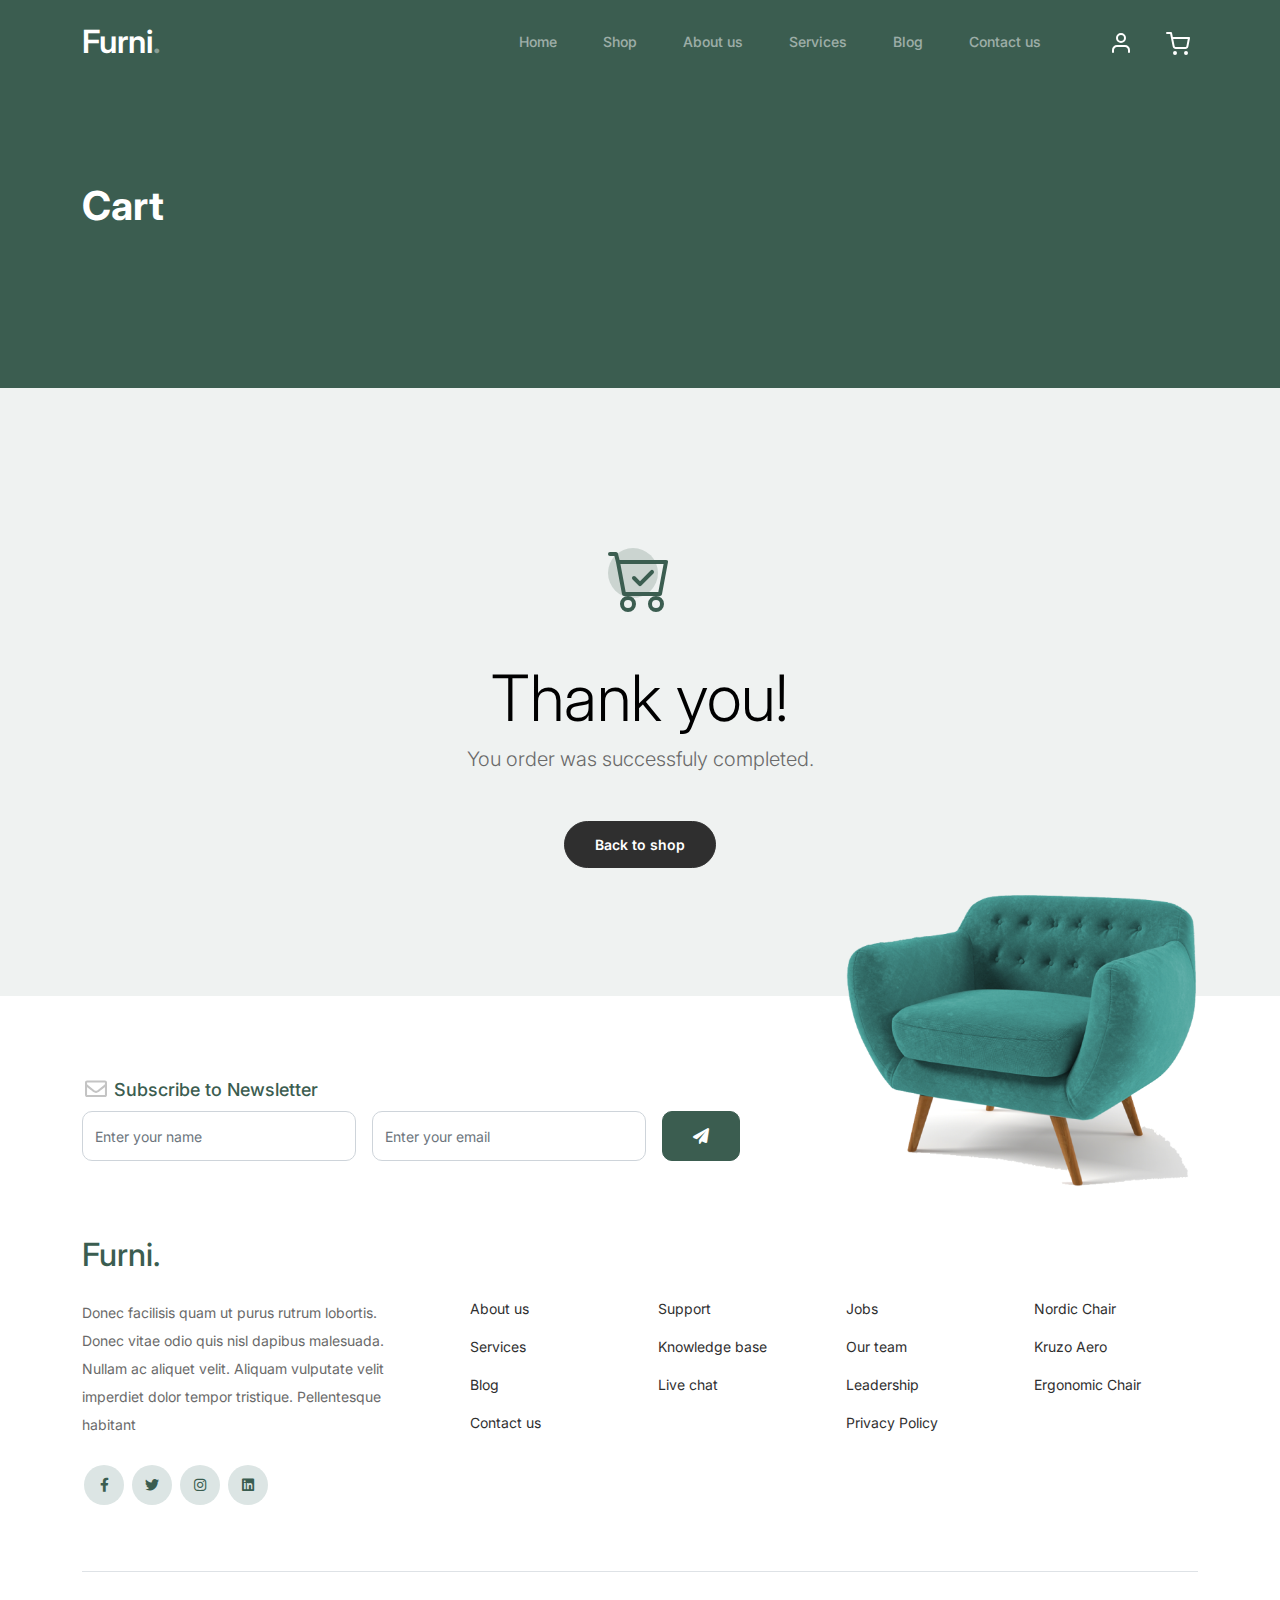
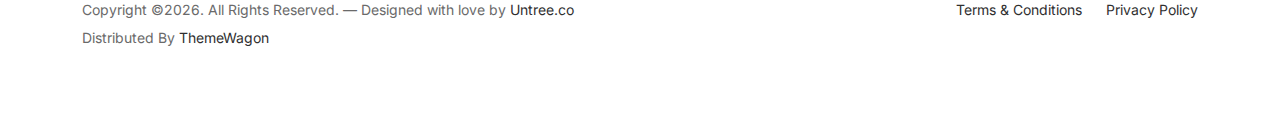
<file: thankyou.html>
<!-- /*
* Bootstrap 5
* Template Name: Furni
* Template Author: Untree.co
* Template URI: https://untree.co/
* License: https://creativecommons.org/licenses/by/3.0/
*/ -->
<!doctype html>
<html lang="en">
<head>
  <meta charset="utf-8">
  <meta name="viewport" content="width=device-width, initial-scale=1, shrink-to-fit=no">
  <meta name="author" content="Untree.co">
  <link rel="shortcut icon" href="favicon.png">

  <meta name="description" content="" />
  <meta name="keywords" content="bootstrap, bootstrap4" />

		<!-- Bootstrap CSS -->
		<link href="css/bootstrap.min.css" rel="stylesheet">
		<link href="https://cdnjs.cloudflare.com/ajax/libs/font-awesome/6.0.0-beta3/css/all.min.css" rel="stylesheet">
		<link href="css/tiny-slider.css" rel="stylesheet">
		<link href="css/style.css" rel="stylesheet">
		<title>Furni Free Bootstrap 5 Template for Furniture and Interior Design Websites by Untree.co </title>
	</head>

	<body>

		<!-- Start Header/Navigation -->
		<nav class="custom-navbar navbar navbar navbar-expand-md navbar-dark bg-dark" arial-label="Furni navigation bar">

			<div class="container">
				<a class="navbar-brand" href="index.html">Furni<span>.</span></a>

				<button class="navbar-toggler" type="button" data-bs-toggle="collapse" data-bs-target="#navbarsFurni" aria-controls="navbarsFurni" aria-expanded="false" aria-label="Toggle navigation">
					<span class="navbar-toggler-icon"></span>
				</button>

				<div class="collapse navbar-collapse" id="navbarsFurni">
					<ul class="custom-navbar-nav navbar-nav ms-auto mb-2 mb-md-0">
						<li class="nav-item ">
							<a class="nav-link" href="index.html">Home</a>
						</li>
						<li><a class="nav-link" href="shop.html">Shop</a></li>
						<li><a class="nav-link" href="about.html">About us</a></li>
						<li><a class="nav-link" href="services.html">Services</a></li>
						<li><a class="nav-link" href="blog.html">Blog</a></li>
						<li><a class="nav-link" href="contact.html">Contact us</a></li>
					</ul>

					<ul class="custom-navbar-cta navbar-nav mb-2 mb-md-0 ms-5">
						<li><a class="nav-link" href="#"><img src="images/user.svg"></a></li>
						<li><a class="nav-link" href="cart.html"><img src="images/cart.svg"></a></li>
					</ul>
				</div>
			</div>
				
		</nav>
		<!-- End Header/Navigation -->

		<!-- Start Hero Section -->
			<div class="hero">
				<div class="container">
					<div class="row justify-content-between">
						<div class="col-lg-5">
							<div class="intro-excerpt">
								<h1>Cart</h1>
							</div>
						</div>
						<div class="col-lg-7">
							
						</div>
					</div>
				</div>
			</div>
		<!-- End Hero Section -->

		

		<div class="untree_co-section">
    <div class="container">
      <div class="row">
        <div class="col-md-12 text-center pt-5">
          <span class="display-3 thankyou-icon text-primary">
            <svg width="1em" height="1em" viewBox="0 0 16 16" class="bi bi-cart-check mb-5" fill="currentColor" xmlns="http://www.w3.org/2000/svg">
              <path fill-rule="evenodd" d="M11.354 5.646a.5.5 0 0 1 0 .708l-3 3a.5.5 0 0 1-.708 0l-1.5-1.5a.5.5 0 1 1 .708-.708L8 8.293l2.646-2.647a.5.5 0 0 1 .708 0z"/>
              <path fill-rule="evenodd" d="M0 1.5A.5.5 0 0 1 .5 1H2a.5.5 0 0 1 .485.379L2.89 3H14.5a.5.5 0 0 1 .491.592l-1.5 8A.5.5 0 0 1 13 12H4a.5.5 0 0 1-.491-.408L2.01 3.607 1.61 2H.5a.5.5 0 0 1-.5-.5zM3.102 4l1.313 7h8.17l1.313-7H3.102zM5 12a2 2 0 1 0 0 4 2 2 0 0 0 0-4zm7 0a2 2 0 1 0 0 4 2 2 0 0 0 0-4zm-7 1a1 1 0 1 0 0 2 1 1 0 0 0 0-2zm7 0a1 1 0 1 0 0 2 1 1 0 0 0 0-2z"/>
            </svg>
          </span>
          <h2 class="display-3 text-black">Thank you!</h2>
          <p class="lead mb-5">You order was successfuly completed.</p>
          <p><a href="shop.html" class="btn btn-sm btn-outline-black">Back to shop</a></p>
        </div>
      </div>
    </div>
  </div>

		<!-- Start Footer Section -->
		<footer class="footer-section">
			<div class="container relative">

				<div class="sofa-img">
					<img src="images/sofa.png" alt="Image" class="img-fluid">
				</div>

				<div class="row">
					<div class="col-lg-8">
						<div class="subscription-form">
							<h3 class="d-flex align-items-center"><span class="me-1"><img src="images/envelope-outline.svg" alt="Image" class="img-fluid"></span><span>Subscribe to Newsletter</span></h3>

							<form action="#" class="row g-3">
								<div class="col-auto">
									<input type="text" class="form-control" placeholder="Enter your name">
								</div>
								<div class="col-auto">
									<input type="email" class="form-control" placeholder="Enter your email">
								</div>
								<div class="col-auto">
									<button class="btn btn-primary">
										<span class="fa fa-paper-plane"></span>
									</button>
								</div>
							</form>

						</div>
					</div>
				</div>

				<div class="row g-5 mb-5">
					<div class="col-lg-4">
						<div class="mb-4 footer-logo-wrap"><a href="#" class="footer-logo">Furni<span>.</span></a></div>
						<p class="mb-4">Donec facilisis quam ut purus rutrum lobortis. Donec vitae odio quis nisl dapibus malesuada. Nullam ac aliquet velit. Aliquam vulputate velit imperdiet dolor tempor tristique. Pellentesque habitant</p>

						<ul class="list-unstyled custom-social">
							<li><a href="#"><span class="fa fa-brands fa-facebook-f"></span></a></li>
							<li><a href="#"><span class="fa fa-brands fa-twitter"></span></a></li>
							<li><a href="#"><span class="fa fa-brands fa-instagram"></span></a></li>
							<li><a href="#"><span class="fa fa-brands fa-linkedin"></span></a></li>
						</ul>
					</div>

					<div class="col-lg-8">
						<div class="row links-wrap">
							<div class="col-6 col-sm-6 col-md-3">
								<ul class="list-unstyled">
									<li><a href="#">About us</a></li>
									<li><a href="#">Services</a></li>
									<li><a href="#">Blog</a></li>
									<li><a href="#">Contact us</a></li>
								</ul>
							</div>

							<div class="col-6 col-sm-6 col-md-3">
								<ul class="list-unstyled">
									<li><a href="#">Support</a></li>
									<li><a href="#">Knowledge base</a></li>
									<li><a href="#">Live chat</a></li>
								</ul>
							</div>

							<div class="col-6 col-sm-6 col-md-3">
								<ul class="list-unstyled">
									<li><a href="#">Jobs</a></li>
									<li><a href="#">Our team</a></li>
									<li><a href="#">Leadership</a></li>
									<li><a href="#">Privacy Policy</a></li>
								</ul>
							</div>

							<div class="col-6 col-sm-6 col-md-3">
								<ul class="list-unstyled">
									<li><a href="#">Nordic Chair</a></li>
									<li><a href="#">Kruzo Aero</a></li>
									<li><a href="#">Ergonomic Chair</a></li>
								</ul>
							</div>
						</div>
					</div>

				</div>

				<div class="border-top copyright">
					<div class="row pt-4">
						<div class="col-lg-6">
							<p class="mb-2 text-center text-lg-start">Copyright &copy;<script>document.write(new Date().getFullYear());</script>. All Rights Reserved. &mdash; Designed with love by <a href="https://untree.co">Untree.co</a> Distributed By <a href="https://themewagon.com">ThemeWagon</a> <!-- License information: https://untree.co/license/ -->
            </p>
						</div>

						<div class="col-lg-6 text-center text-lg-end">
							<ul class="list-unstyled d-inline-flex ms-auto">
								<li class="me-4"><a href="#">Terms &amp; Conditions</a></li>
								<li><a href="#">Privacy Policy</a></li>
							</ul>
						</div>

					</div>
				</div>

			</div>
		</footer>
		<!-- End Footer Section -->	


		<script src="js/bootstrap.bundle.min.js"></script>
		<script src="js/tiny-slider.js"></script>
		<script src="js/custom.js"></script>
	</body>

</html>
</file>
<file: css/tiny-slider.css>
.tns-outer{padding:0 !important}.tns-outer [hidden]{display:none !important}.tns-outer [aria-controls],.tns-outer [data-action]{cursor:pointer}.tns-slider{-webkit-transition:all 0s;-moz-transition:all 0s;transition:all 0s}.tns-slider>.tns-item{-webkit-box-sizing:border-box;-moz-box-sizing:border-box;box-sizing:border-box}.tns-horizontal.tns-subpixel{white-space:nowrap}.tns-horizontal.tns-subpixel>.tns-item{display:inline-block;vertical-align:top;white-space:normal}.tns-horizontal.tns-no-subpixel:after{content:'';display:table;clear:both}.tns-horizontal.tns-no-subpixel>.tns-item{float:left}.tns-horizontal.tns-carousel.tns-no-subpixel>.tns-item{margin-right:-100%}.tns-no-calc{position:relative;left:0}.tns-gallery{position:relative;left:0;min-height:1px}.tns-gallery>.tns-item{position:absolute;left:-100%;-webkit-transition:transform 0s, opacity 0s;-moz-transition:transform 0s, opacity 0s;transition:transform 0s, opacity 0s}.tns-gallery>.tns-slide-active{position:relative;left:auto !important}.tns-gallery>.tns-moving{-webkit-transition:all 0.25s;-moz-transition:all 0.25s;transition:all 0.25s}.tns-autowidth{display:inline-block}.tns-lazy-img{-webkit-transition:opacity 0.6s;-moz-transition:opacity 0.6s;transition:opacity 0.6s;opacity:0.6}.tns-lazy-img.tns-complete{opacity:1}.tns-ah{-webkit-transition:height 0s;-moz-transition:height 0s;transition:height 0s}.tns-ovh{overflow:hidden}.tns-visually-hidden{position:absolute;left:-10000em}.tns-transparent{opacity:0;visibility:hidden}.tns-fadeIn{opacity:1;filter:alpha(opacity=100);z-index:0}.tns-normal,.tns-fadeOut{opacity:0;filter:alpha(opacity=0);z-index:-1}.tns-vpfix{white-space:nowrap}.tns-vpfix>div,.tns-vpfix>li{display:inline-block}.tns-t-subp2{margin:0 auto;width:310px;position:relative;height:10px;overflow:hidden}.tns-t-ct{width:2333.3333333%;width:-webkit-calc(100% * 70 / 3);width:-moz-calc(100% * 70 / 3);width:calc(100% * 70 / 3);position:absolute;right:0}.tns-t-ct:after{content:'';display:table;clear:both}.tns-t-ct>div{width:1.4285714%;width:-webkit-calc(100% / 70);width:-moz-calc(100% / 70);width:calc(100% / 70);height:10px;float:left}

/*# sourceMappingURL=sourcemaps/tiny-slider.css.map */
</file>
<file: css/style.css>
/*
* Template Name: UntreeStore
* Template Author: Untree.co
* Author URI: https://untree.co/
* License: https://creativecommons.org/licenses/by/3.0/
*/
@import url("https://fonts.googleapis.com/css2?family=Inter:wght@400;500;600;700;800&display=swap");

body {
  overflow-x: hidden;
  position: relative;
}

body {
  font-family: "Inter", sans-serif;
  font-weight: 400;
  line-height: 28px;
  color: #6a6a6a;
  font-size: 14px;
  background-color: #eff2f1;
}

a {
  text-decoration: none;
  -webkit-transition: .3s all ease;
  -o-transition: .3s all ease;
  transition: .3s all ease;
  color: #2f2f2f;
  text-decoration: underline;
}

a:hover {
  color: #2f2f2f;
  text-decoration: none;
}

a.more {
  font-weight: 600;
}

.custom-navbar {
  background: #3b5d50 !important;
  padding-top: 20px;
  padding-bottom: 20px;
}

.custom-navbar .navbar-brand {
  font-size: 32px;
  font-weight: 600;
}

.custom-navbar .navbar-brand>span {
  opacity: .4;
}

.custom-navbar .navbar-toggler {
  border-color: transparent;
}

.custom-navbar .navbar-toggler:active,
.custom-navbar .navbar-toggler:focus {
  -webkit-box-shadow: none;
  box-shadow: none;
  outline: none;
}

@media (min-width: 992px) {
  .custom-navbar .custom-navbar-nav li {
    margin-left: 15px;
    margin-right: 15px;
  }
}

.custom-navbar .custom-navbar-nav li a {
  font-weight: 500;
  color: #ffffff !important;
  opacity: .5;
  -webkit-transition: .3s all ease;
  -o-transition: .3s all ease;
  transition: .3s all ease;
  position: relative;
}

@media (min-width: 768px) {
  .custom-navbar .custom-navbar-nav li a:before {
    content: "";
    position: absolute;
    bottom: 0;
    left: 8px;
    right: 8px;
    background: #f9bf29;
    height: 5px;
    opacity: 1;
    visibility: visible;
    width: 0;
    -webkit-transition: .15s all ease-out;
    -o-transition: .15s all ease-out;
    transition: .15s all ease-out;
  }
}

.custom-navbar .custom-navbar-nav li a:hover {
  opacity: 1;
}

.custom-navbar .custom-navbar-nav li a:hover:before {
  width: calc(100% - 16px);
}

.custom-navbar .custom-navbar-nav li.active a {
  opacity: 1;
}

.custom-navbar .custom-navbar-nav li.active a:before {
  width: calc(100% - 16px);
}

.custom-navbar .custom-navbar-cta {
  margin-left: 0 !important;
  -webkit-box-orient: horizontal;
  -webkit-box-direction: normal;
  -ms-flex-direction: row;
  flex-direction: row;
}

@media (min-width: 768px) {
  .custom-navbar .custom-navbar-cta {
    margin-left: 40px !important;
  }
}

.custom-navbar .custom-navbar-cta li {
  margin-left: 0px;
  margin-right: 0px;
}

.custom-navbar .custom-navbar-cta li:first-child {
  margin-right: 20px;
}

.hero {
  background: #3b5d50;
  padding: calc(4rem - 30px) 0 0rem 0;
}

@media (min-width: 768px) {
  .hero {
    padding: calc(4rem - 30px) 0 4rem 0;
  }
}

@media (min-width: 992px) {
  .hero {
    padding: calc(8rem - 30px) 0 8rem 0;
  }
}

.hero .intro-excerpt {
  position: relative;
  z-index: 4;
}

@media (min-width: 992px) {
  .hero .intro-excerpt {
    max-width: 450px;
  }
}

.hero h1 {
  font-weight: 700;
  color: #ffffff;
  margin-bottom: 30px;
}

@media (min-width: 1400px) {
  .hero h1 {
    font-size: 54px;
  }
}

.hero p {
  color: rgba(255, 255, 255, 0.5);
  margin-botom: 30px;
}

.hero .hero-img-wrap {
  position: relative;
}

.hero .hero-img-wrap img {
  position: relative;
  top: 0px;
  right: 0px;
  z-index: 2;
  max-width: 780px;
  left: -20px;
}

@media (min-width: 768px) {
  .hero .hero-img-wrap img {
    right: 0px;
    left: -100px;
  }
}

@media (min-width: 992px) {
  .hero .hero-img-wrap img {
    left: 0px;
    top: -80px;
    position: absolute;
    right: -50px;
  }
}

@media (min-width: 1200px) {
  .hero .hero-img-wrap img {
    left: 0px;
    top: -80px;
    right: -100px;
  }
}

.hero .hero-img-wrap:after {
  content: "";
  position: absolute;
  width: 255px;
  height: 217px;
  background-image: url("../images/dots-light.svg");
  background-size: contain;
  background-repeat: no-repeat;
  right: -100px;
  top: -0px;
}

@media (min-width: 1200px) {
  .hero .hero-img-wrap:after {
    top: -40px;
  }
}

.btn {
  font-weight: 600;
  padding: 12px 30px;
  border-radius: 30px;
  color: #ffffff;
  background: #2f2f2f;
  border-color: #2f2f2f;
}

.btn:hover {
  color: #ffffff;
  background: #222222;
  border-color: #222222;
}

.btn:active,
.btn:focus {
  outline: none !important;
  -webkit-box-shadow: none;
  box-shadow: none;
}

.btn.btn-primary {
  background: #3b5d50;
  border-color: #3b5d50;
}

.btn.btn-primary:hover {
  background: #314d43;
  border-color: #314d43;
}

.btn.btn-secondary {
  color: #2f2f2f;
  background: #f9bf29;
  border-color: #f9bf29;
}

.btn.btn-secondary:hover {
  background: #f8b810;
  border-color: #f8b810;
}

.btn.btn-white-outline {
  background: transparent;
  border-width: 2px;
  border-color: rgba(255, 255, 255, 0.3);
}

.btn.btn-white-outline:hover {
  border-color: white;
  color: #ffffff;
}

.section-title {
  color: #2f2f2f;
}

.starting-price {
  text-align: left;
  height: 20px;
  /* Untuk memastikan teks berada di tengah */
  font-size: 12px;
  /* Ubah ukuran teks sesuai kebutuhan Anda */
  color: #f3ae00;
  /* Ubah warna teks sesuai kebutuhan Anda */
  margin-left: 58px;
  margin-bottom: 0px;
  /* Sesuaikan margin sesuai kebutuhan Anda */
}


.product-section {
  padding: 7rem 0;
}

.product-section .product-item {
  text-align: center;
  text-decoration: none;
  display: block;
  position: relative;
  padding-bottom: 50px;
  cursor: pointer;
}

.product-section .product-item .product-thumbnail {
  margin-bottom: 30px;
  position: relative;
  top: 0;
  -webkit-transition: .3s all ease;
  -o-transition: .3s all ease;
  transition: .3s all ease;
}

.product-section .product-item h3 {
  font-weight: 600;
  font-size: 16px;
}

.product-section .product-item strong {
  font-weight: 800 !important;
  font-size: 18px !important;
}

.product-section .product-item h3,
.product-section .product-item strong {
  color: #2f2f2f;
  text-decoration: none;
}

.product-section .product-item .icon-cross {
  position: absolute;
  width: 35px;
  height: 35px;
  display: inline-block;
  background: #2f2f2f;
  bottom: 15px;
  left: 50%;
  -webkit-transform: translateX(-50%);
  -ms-transform: translateX(-50%);
  transform: translateX(-50%);
  margin-bottom: -17.5px;
  border-radius: 50%;
  opacity: 0;
  visibility: hidden;
  -webkit-transition: .3s all ease;
  -o-transition: .3s all ease;
  transition: .3s all ease;
}

.product-section .product-item .icon-cross img {
  position: absolute;
  left: 50%;
  top: 50%;
  -webkit-transform: translate(-50%, -50%);
  -ms-transform: translate(-50%, -50%);
  transform: translate(-50%, -50%);
}

.product-section .product-item:before {
  bottom: 0;
  left: 0;
  right: 0;
  position: absolute;
  content: "";
  background: #dce5e4;
  height: 0%;
  z-index: -1;
  border-radius: 10px;
  -webkit-transition: .3s all ease;
  -o-transition: .3s all ease;
  transition: .3s all ease;
}

.product-section .product-item:hover .product-thumbnail {
  top: -25px;
}

.product-section .product-item:hover .icon-cross {
  bottom: 0;
  opacity: 1;
  visibility: visible;
}

.product-section .product-item:hover:before {
  height: 70%;
}

.why-choose-section {
  padding: 7rem 0;
}

.why-choose-section .img-wrap {
  position: relative;
}

.why-choose-section .img-wrap:before {
  position: absolute;
  content: "";
  width: 255px;
  height: 217px;
  background-image: url("../images/dots-yellow.svg");
  background-repeat: no-repeat;
  background-size: contain;
  -webkit-transform: translate(-40%, -40%);
  -ms-transform: translate(-40%, -40%);
  transform: translate(-40%, -40%);
  z-index: -1;
}

.why-choose-section .img-wrap img {
  border-radius: 20px;
}

.feature {
  margin-bottom: 30px;
}

.feature .icon {
  display: inline-block;
  position: relative;
  margin-bottom: 20px;
}

.feature .icon:before {
  content: "";
  width: 33px;
  height: 33px;
  position: absolute;
  background: rgba(59, 93, 80, 0.2);
  border-radius: 50%;
  right: -8px;
  bottom: 0;
}

.feature h3 {
  font-size: 14px;
  color: #2f2f2f;
}

.feature p {
  font-size: 14px;
  line-height: 22px;
  color: #6a6a6a;
}

.we-help-section {
  padding: 7rem 0;
}

.we-help-section .imgs-grid {
  display: -ms-grid;
  display: grid;
  -ms-grid-columns: (1fr)[27];
  grid-template-columns: repeat(27, 1fr);
  position: relative;
}

.we-help-section .imgs-grid:before {
  position: absolute;
  content: "";
  width: 255px;
  height: 217px;
  background-image: url("../images/dots-green.svg");
  background-size: contain;
  background-repeat: no-repeat;
  -webkit-transform: translate(-40%, -40%);
  -ms-transform: translate(-40%, -40%);
  transform: translate(-40%, -40%);
  z-index: -1;
}

.we-help-section .imgs-grid .grid {
  position: relative;
}

.we-help-section .imgs-grid .grid img {
  border-radius: 20px;
  max-width: 100%;
}

.we-help-section .imgs-grid .grid.grid-1 {
  -ms-grid-column: 1;
  -ms-grid-column-span: 18;
  grid-column: 1 / span 18;
  -ms-grid-row: 1;
  -ms-grid-row-span: 27;
  grid-row: 1 / span 27;
}

.we-help-section .imgs-grid .grid.grid-2 {
  -ms-grid-column: 19;
  -ms-grid-column-span: 27;
  grid-column: 19 / span 27;
  -ms-grid-row: 1;
  -ms-grid-row-span: 5;
  grid-row: 1 / span 5;
  padding-left: 20px;
}

.we-help-section .imgs-grid .grid.grid-3 {
  -ms-grid-column: 14;
  -ms-grid-column-span: 16;
  grid-column: 14 / span 16;
  -ms-grid-row: 6;
  -ms-grid-row-span: 27;
  grid-row: 6 / span 27;
  padding-top: 20px;
}

.custom-list {
  width: 100%;
}

.custom-list li {
  display: inline-block;
  width: calc(50% - 20px);
  margin-bottom: 12px;
  line-height: 1.5;
  position: relative;
  padding-left: 20px;
}

.custom-list li:before {
  content: "";
  width: 8px;
  height: 8px;
  border-radius: 50%;
  border: 2px solid #3b5d50;
  position: absolute;
  left: 0;
  top: 8px;
}

.popular-product {
  padding: 0 0 7rem 0;
}

.popular-product .product-item-sm h3 {
  font-size: 14px;
  font-weight: 700;
  color: #2f2f2f;
}

.popular-product .product-item-sm a {
  text-decoration: none;
  color: #2f2f2f;
  -webkit-transition: .3s all ease;
  -o-transition: .3s all ease;
  transition: .3s all ease;
}

.popular-product .product-item-sm a:hover {
  color: rgba(47, 47, 47, 0.5);
}

.popular-product .product-item-sm p {
  line-height: 1.4;
  margin-bottom: 10px;
  font-size: 14px;
}

.popular-product .product-item-sm .thumbnail {
  margin-right: 10px;
  -webkit-box-flex: 0;
  -ms-flex: 0 0 120px;
  flex: 0 0 120px;
  position: relative;
}

.popular-product .product-item-sm .thumbnail:before {
  content: "";
  position: absolute;
  border-radius: 20px;
  background: #dce5e4;
  width: 98px;
  height: 98px;
  top: 50%;
  left: 50%;
  -webkit-transform: translate(-50%, -50%);
  -ms-transform: translate(-50%, -50%);
  transform: translate(-50%, -50%);
  z-index: -1;
}

.testimonial-section {
  padding: 3rem 0 7rem 0;
}

.testimonial-slider-wrap {
  position: relative;
}

.testimonial-slider-wrap .tns-inner {
  padding-top: 30px;
}

.testimonial-slider-wrap .item .testimonial-block blockquote {
  font-size: 16px;
}

@media (min-width: 768px) {
  .testimonial-slider-wrap .item .testimonial-block blockquote {
    line-height: 32px;
    font-size: 18px;
  }
}

.testimonial-slider-wrap .item .testimonial-block .author-info .author-pic {
  margin-bottom: 20px;
}

.testimonial-slider-wrap .item .testimonial-block .author-info .author-pic img {
  max-width: 80px;
  border-radius: 50%;
}

.testimonial-slider-wrap .item .testimonial-block .author-info h3 {
  font-size: 14px;
  font-weight: 700;
  color: #2f2f2f;
  margin-bottom: 0;
}

.testimonial-slider-wrap #testimonial-nav {
  position: absolute;
  top: 50%;
  z-index: 99;
  width: 100%;
  display: none;
}

@media (min-width: 768px) {
  .testimonial-slider-wrap #testimonial-nav {
    display: block;
  }
}

.testimonial-slider-wrap #testimonial-nav>span {
  cursor: pointer;
  position: absolute;
  width: 58px;
  height: 58px;
  line-height: 58px;
  border-radius: 50%;
  background: rgba(59, 93, 80, 0.1);
  color: #2f2f2f;
  -webkit-transition: .3s all ease;
  -o-transition: .3s all ease;
  transition: .3s all ease;
}

.testimonial-slider-wrap #testimonial-nav>span:hover {
  background: #3b5d50;
  color: #ffffff;
}

.testimonial-slider-wrap #testimonial-nav .prev {
  left: -10px;
}

.testimonial-slider-wrap #testimonial-nav .next {
  right: 0;
}

.testimonial-slider-wrap .tns-nav {
  position: absolute;
  bottom: -50px;
  left: 50%;
  -webkit-transform: translateX(-50%);
  -ms-transform: translateX(-50%);
  transform: translateX(-50%);
}

.testimonial-slider-wrap .tns-nav button {
  background: none;
  border: none;
  display: inline-block;
  position: relative;
  width: 0 !important;
  height: 7px !important;
  margin: 2px;
}

.testimonial-slider-wrap .tns-nav button:active,
.testimonial-slider-wrap .tns-nav button:focus,
.testimonial-slider-wrap .tns-nav button:hover {
  outline: none;
  -webkit-box-shadow: none;
  box-shadow: none;
  background: none;
}

.testimonial-slider-wrap .tns-nav button:before {
  display: block;
  width: 7px;
  height: 7px;
  left: 0;
  top: 0;
  position: absolute;
  content: "";
  border-radius: 50%;
  -webkit-transition: .3s all ease;
  -o-transition: .3s all ease;
  transition: .3s all ease;
  background-color: #d6d6d6;
}

.testimonial-slider-wrap .tns-nav button:hover:before,
.testimonial-slider-wrap .tns-nav button.tns-nav-active:before {
  background-color: #3b5d50;
}

.before-footer-section {
  padding: 7rem 0 12rem 0 !important;
}

.blog-section {
  padding: 7rem 0 12rem 0;
}

.blog-section .post-entry a {
  text-decoration: none;
}

.blog-section .post-entry .post-thumbnail {
  display: block;
  margin-bottom: 20px;
}

.blog-section .post-entry .post-thumbnail img {
  border-radius: 20px;
  -webkit-transition: .3s all ease;
  -o-transition: .3s all ease;
  transition: .3s all ease;
}

.blog-section .post-entry .post-content-entry {
  padding-left: 15px;
  padding-right: 15px;
}

.blog-section .post-entry .post-content-entry h3 {
  font-size: 16px;
  margin-bottom: 0;
  font-weight: 600;
  margin-bottom: 7px;
}

.blog-section .post-entry .post-content-entry .meta {
  font-size: 14px;
}

.blog-section .post-entry .post-content-entry .meta a {
  font-weight: 600;
}

.blog-section .post-entry:hover .post-thumbnail img,
.blog-section .post-entry:focus .post-thumbnail img {
  opacity: .7;
}

.footer-section {
  padding: 80px 0;
  background: #ffffff;
}

.footer-section .relative {
  position: relative;
}

.footer-section a {
  text-decoration: none;
  color: #2f2f2f;
  -webkit-transition: .3s all ease;
  -o-transition: .3s all ease;
  transition: .3s all ease;
}

.footer-section a:hover {
  color: rgba(47, 47, 47, 0.5);
}

.footer-section .subscription-form {
  margin-bottom: 40px;
  position: relative;
  z-index: 2;
  margin-top: 100px;
}

@media (min-width: 992px) {
  .footer-section .subscription-form {
    margin-top: 0px;
    margin-bottom: 80px;
  }
}

.footer-section .subscription-form h3 {
  font-size: 18px;
  font-weight: 500;
  color: #3b5d50;
}

.footer-section .subscription-form .form-control {
  height: 50px;
  border-radius: 10px;
  font-family: "Inter", sans-serif;
}

.footer-section .subscription-form .form-control:active,
.footer-section .subscription-form .form-control:focus {
  outline: none;
  -webkit-box-shadow: none;
  box-shadow: none;
  border-color: #3b5d50;
  -webkit-box-shadow: 0 1px 4px 0 rgba(0, 0, 0, 0.2);
  box-shadow: 0 1px 4px 0 rgba(0, 0, 0, 0.2);
}

.footer-section .subscription-form .form-control::-webkit-input-placeholder {
  font-size: 14px;
}

.footer-section .subscription-form .form-control::-moz-placeholder {
  font-size: 14px;
}

.footer-section .subscription-form .form-control:-ms-input-placeholder {
  font-size: 14px;
}

.footer-section .subscription-form .form-control:-moz-placeholder {
  font-size: 14px;
}

.footer-section .subscription-form .btn {
  border-radius: 10px !important;
}

.footer-section .sofa-img {
  position: absolute;
  top: -200px;
  z-index: 1;
  right: 0;
}

.footer-section .sofa-img img {
  max-width: 380px;
}

.footer-section .links-wrap {
  margin-top: 0px;
}

@media (min-width: 992px) {
  .footer-section .links-wrap {
    margin-top: 54px;
  }
}

.footer-section .links-wrap ul li {
  margin-bottom: 10px;
}

.footer-section .footer-logo-wrap .footer-logo {
  font-size: 32px;
  font-weight: 500;
  text-decoration: none;
  color: #3b5d50;
}

.footer-section .custom-social li {
  margin: 2px;
  display: inline-block;
}

.footer-section .custom-social li a {
  width: 40px;
  height: 40px;
  text-align: center;
  line-height: 40px;
  display: inline-block;
  background: #dce5e4;
  color: #3b5d50;
  border-radius: 50%;
}

.footer-section .custom-social li a:hover {
  background: #3b5d50;
  color: #ffffff;
}

.footer-section .border-top {
  border-color: #dce5e4;
}

.footer-section .border-top.copyright {
  font-size: 14px !important;
}

.untree_co-section {
  padding: 7rem 0;
}

.form-control {
  height: 50px;
  border-radius: 10px;
  font-family: "Inter", sans-serif;
}

.form-control:active,
.form-control:focus {
  outline: none;
  -webkit-box-shadow: none;
  box-shadow: none;
  border-color: #3b5d50;
  -webkit-box-shadow: 0 1px 4px 0 rgba(0, 0, 0, 0.2);
  box-shadow: 0 1px 4px 0 rgba(0, 0, 0, 0.2);
}

.form-control::-webkit-input-placeholder {
  font-size: 14px;
}

.form-control::-moz-placeholder {
  font-size: 14px;
}

.form-control:-ms-input-placeholder {
  font-size: 14px;
}

.form-control:-moz-placeholder {
  font-size: 14px;
}

.service {
  line-height: 1.5;
}

.service .service-icon {
  border-radius: 10px;
  -webkit-box-flex: 0;
  -ms-flex: 0 0 50px;
  flex: 0 0 50px;
  height: 50px;
  line-height: 50px;
  text-align: center;
  background: #3b5d50;
  margin-right: 20px;
  color: #ffffff;
}

textarea {
  height: auto !important;
}

.site-blocks-table {
  overflow: auto;
}

.site-blocks-table .product-thumbnail {
  width: 200px;
}

.site-blocks-table .btn {
  padding: 2px 10px;
}

.site-blocks-table thead th {
  padding: 30px;
  text-align: center;
  border-width: 0px !important;
  vertical-align: middle;
  color: rgba(0, 0, 0, 0.8);
  font-size: 18px;
}

.site-blocks-table td {
  padding: 20px;
  text-align: center;
  vertical-align: middle;
  color: rgba(0, 0, 0, 0.8);
}

.site-blocks-table tbody tr:first-child td {
  border-top: 1px solid #3b5d50 !important;
}

.site-blocks-table .btn {
  background: none !important;
  color: #000000;
  border: none;
  height: auto !important;
}

.site-block-order-table th {
  border-top: none !important;
  border-bottom-width: 1px !important;
}

.site-block-order-table td,
.site-block-order-table th {
  color: #000000;
}

.couponcode-wrap input {
  border-radius: 10px !important;
}

.text-primary {
  color: #3b5d50 !important;
}

.thankyou-icon {
  position: relative;
  color: #3b5d50;
}

.thankyou-icon:before {
  position: absolute;
  content: "";
  width: 50px;
  height: 50px;
  border-radius: 50%;
  background: rgba(59, 93, 80, 0.2);
}
</file>
